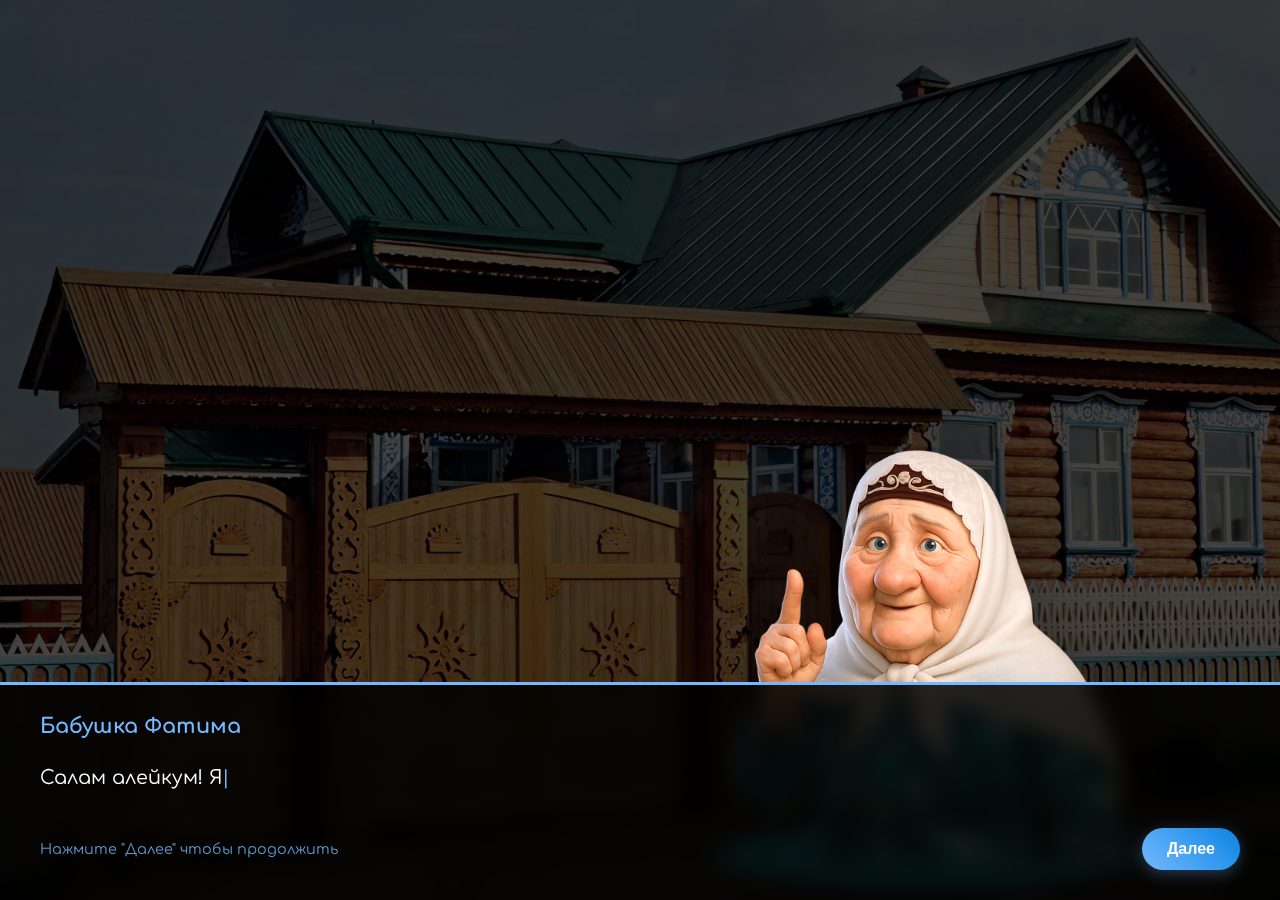
<file: index.html>
<!DOCTYPE html>
<html lang="ru">
<head>
    <meta charset="UTF-8">
    <meta name="viewport" content="width=device-width, initial-scale=1.0">
    <title>Татарский мастер-класс</title>
    <link rel="stylesheet" href="styles/main.css">
</head>
<body>
    <div class="vn-container" style="background-image: url('images/home.png');">
        <div class="vn-character speaking">
            <img src="images/grandmother.png" alt="Бабушка Фатима" id="grandmother-img">
        </div>
        
        <div class="vn-dialog-box" id="vn-dialog">
            <div class="vn-speaker-name" id="vn-speaker">Бабушка Фатима</div>
            <div class="vn-dialog-text" id="vn-text">
                <!-- Текст будет добавлен через JavaScript -->
            </div>
            <div class="vn-controls">
                <div class="vn-continue-hint">Нажмите "Далее" чтобы продолжить</div>
                <button class="vn-next-button" onclick="nextVNDialog()" id="vn-next-btn">Далее</button>
            </div>
        </div>
    </div>
    
    <script src="scripts/main.js"></script>
</body>
</html>
</file>
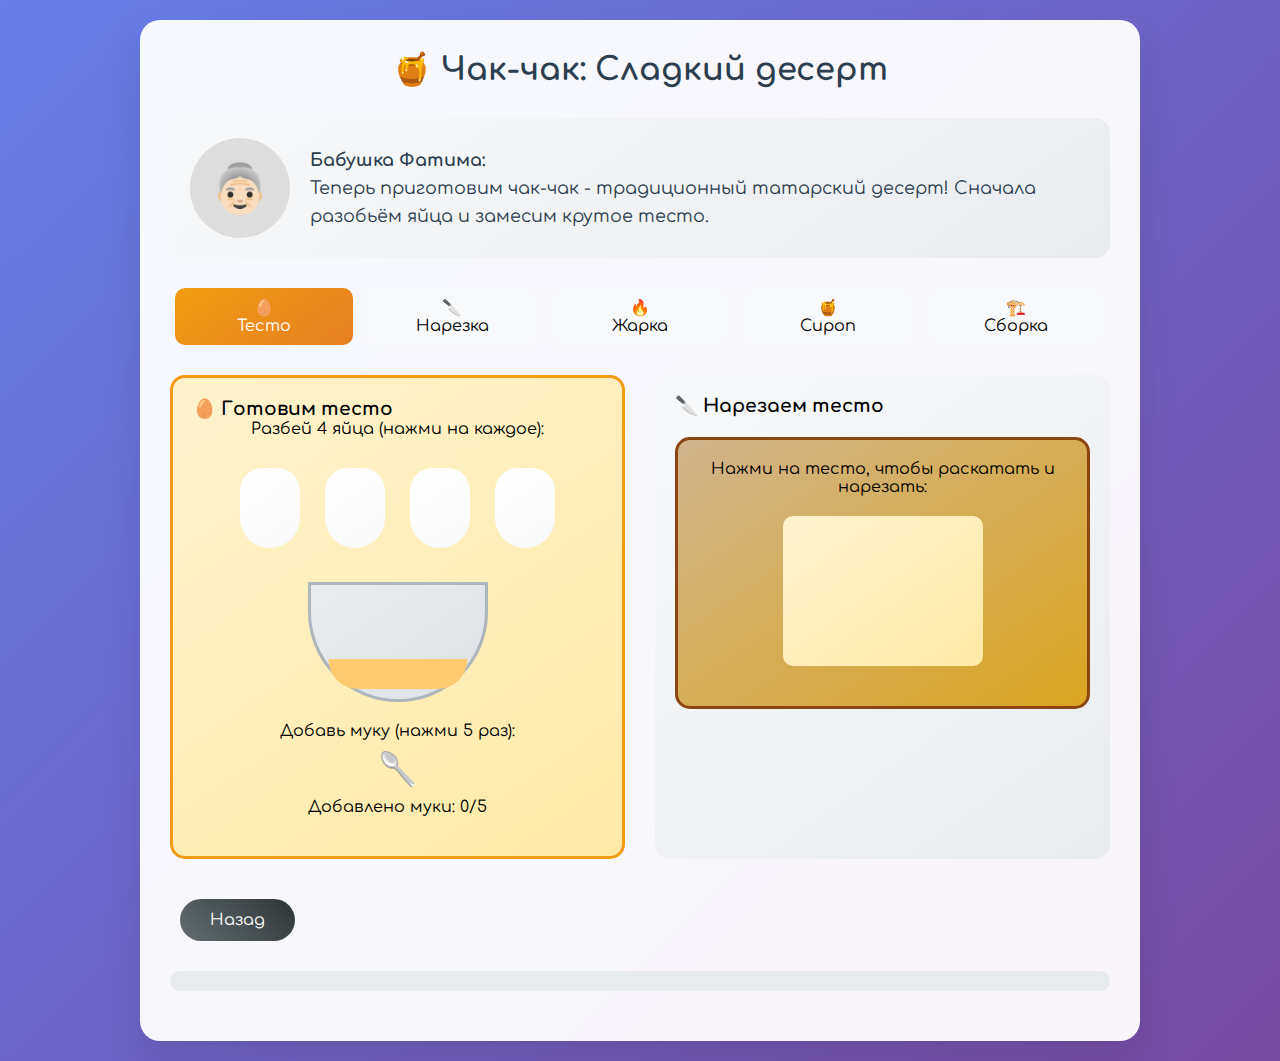
<file: pages/chak-chak-prep.html>
<!DOCTYPE html>
<html lang="ru">
<head>
    <meta charset="UTF-8">
    <meta name="viewport" content="width=device-width, initial-scale=1.0">
    <title>Чак-чак: Приготовление - Татарский мастер-класс</title>
    <link rel="stylesheet" href="../styles/main.css">
    <style>
        .chak-chak-stages {
            display: grid;
            grid-template-columns: 1fr 1fr;
            gap: 30px;
            margin: 30px 0;
        }

        .stage-panel {
            background: linear-gradient(145deg, #f8f9fa, #e9ecef);
            border-radius: 15px;
            padding: 20px;
            min-height: 400px;
        }

        .stage-panel.active {
            border: 3px solid #f39c12;
            background: linear-gradient(145deg, #fff3cd, #ffeaa7);
        }

        .dough-preparation {
            text-align: center;
        }

        .egg-cracking {
            margin: 20px 0;
        }

        .egg {
            width: 60px;
            height: 80px;
            background: linear-gradient(145deg, #fff, #f8f9fa);
            border-radius: 30px 30px 40px 40px;
            margin: 10px;
            cursor: pointer;
            transition: all 0.3s ease;
            display: inline-block;
            position: relative;
        }

        .egg:hover {
            transform: scale(1.1);
        }

        .egg.cracked {
            background: linear-gradient(145deg, #fdcb6e, #f39c12);
            cursor: not-allowed;
        }

        .egg.cracked::after {
            content: '🥚';
            position: absolute;
            top: 50%;
            left: 50%;
            transform: translate(-50%, -50%);
            font-size: 1.5rem;
        }

        .mixing-bowl-chak {
            width: 180px;
            height: 120px;
            background: linear-gradient(145deg, #e9ecef, #dee2e6);
            border-radius: 0 0 90px 90px;
            margin: 20px auto;
            position: relative;
            border: 3px solid #adb5bd;
        }

        .bowl-mixture {
            position: absolute;
            bottom: 10px;
            left: 50%;
            transform: translateX(-50%);
            width: 80%;
            height: 30px;
            background: #fdcb6e;
            border-radius: 0 0 70px 70px;
            transition: all 0.5s ease;
        }

        .flour-adding {
            margin: 20px 0;
        }

        .flour-scoop {
            font-size: 2rem;
            cursor: pointer;
            transition: all 0.3s ease;
            margin: 10px;
        }

        .flour-scoop:hover {
            transform: scale(1.2);
        }

        .flour-scoop.scooping {
            animation: scooping 0.5s ease-in-out;
        }

        @keyframes scooping {
            0%, 100% { transform: rotate(0deg); }
            50% { transform: rotate(-15deg); }
        }

        .dough-rolling {
            background: linear-gradient(145deg, #d2b48c, #daa520);
            border-radius: 15px;
            padding: 20px;
            margin: 20px 0;
            text-align: center;
            border: 3px solid #8b4513;
        }

        .dough-sheet {
            width: 200px;
            height: 150px;
            background: linear-gradient(145deg, #fff3cd, #ffeaa7);
            border-radius: 10px;
            margin: 20px auto;
            position: relative;
            cursor: pointer;
            transition: all 0.3s ease;
        }

        .dough-sheet:hover {
            transform: scale(1.05);
        }

        .cutting-lines {
            position: absolute;
            top: 0;
            left: 0;
            right: 0;
            bottom: 0;
            display: none;
        }

        .cutting-lines.visible {
            display: block;
        }

        .cutting-line {
            position: absolute;
            background: #e17055;
            opacity: 0;
            animation: lineAppear 0.5s ease-out forwards;
        }

        .cutting-line.vertical {
            width: 2px;
            height: 100%;
            top: 0;
        }

        .cutting-line.horizontal {
            height: 2px;
            width: 100%;
            left: 0;
        }

        @keyframes lineAppear {
            from { opacity: 0; transform: scale(0); }
            to { opacity: 1; transform: scale(1); }
        }

        .dough-pieces {
            display: grid;
            grid-template-columns: repeat(6, 1fr);
            gap: 5px;
            margin: 20px 0;
            display: none;
        }

        .dough-pieces.visible {
            display: grid;
            animation: piecesAppear 1s ease-out;
        }

        @keyframes piecesAppear {
            from { opacity: 0; transform: scale(0); }
            to { opacity: 1; transform: scale(1); }
        }

        .dough-piece {
            width: 25px;
            height: 15px;
            background: linear-gradient(145deg, #fff3cd, #ffeaa7);
            border-radius: 3px;
            cursor: pointer;
            transition: all 0.3s ease;
        }

        .dough-piece:hover {
            transform: scale(1.2);
        }

        .dough-piece.fried {
            background: linear-gradient(145deg, #d63031, #e17055);
            cursor: not-allowed;
        }

        .frying-station {
            text-align: center;
        }

        .oil-pot {
            width: 200px;
            height: 150px;
            background: linear-gradient(145deg, #2d3436, #636e72);
            border-radius: 20px;
            margin: 20px auto;
            position: relative;
            border: 5px solid #ddd;
        }

        .oil-surface {
            position: absolute;
            top: 30px;
            left: 20px;
            right: 20px;
            height: 80px;
            background: linear-gradient(145deg, #f39c12, #e67e22);
            border-radius: 10px;
            overflow: hidden;
        }

        .oil-surface.bubbling {
            animation: bubbling 1s ease-in-out infinite;
        }

        @keyframes bubbling {
            0%, 100% { background: linear-gradient(145deg, #f39c12, #e67e22); }
            50% { background: linear-gradient(145deg, #e67e22, #d35400); }
        }

        .frying-pieces {
            position: absolute;
            top: 50%;
            left: 50%;
            transform: translate(-50%, -50%);
            display: flex;
            flex-wrap: wrap;
            gap: 3px;
            justify-content: center;
            align-items: center;
        }

        .frying-piece {
            width: 12px;
            height: 8px;
            background: #fdcb6e;
            border-radius: 2px;
            animation: frying 2s ease-in-out infinite;
        }

        .frying-piece:nth-child(2) { animation-delay: 0.2s; }
        .frying-piece:nth-child(3) { animation-delay: 0.4s; }
        .frying-piece:nth-child(4) { animation-delay: 0.6s; }

        @keyframes frying {
            0%, 100% { transform: translateY(0) scale(1); background: #fdcb6e; }
            50% { transform: translateY(-5px) scale(1.1); background: #e17055; }
        }

        .honey-station {
            background: linear-gradient(145deg, #fff3cd, #ffeaa7);
            border-radius: 15px;
            padding: 20px;
            margin: 20px 0;
            text-align: center;
        }

        .honey-pot {
            width: 100px;
            height: 120px;
            background: linear-gradient(145deg, #f39c12, #e67e22);
            border-radius: 10px 10px 50px 50px;
            margin: 20px auto;
            position: relative;
            cursor: pointer;
            transition: all 0.3s ease;
        }

        .honey-pot:hover {
            transform: scale(1.05);
        }

        .honey-pot::before {
            content: '🍯';
            position: absolute;
            top: 10px;
            left: 50%;
            transform: translateX(-50%);
            font-size: 2rem;
        }

        .honey-drip {
            position: absolute;
            bottom: -20px;
            left: 50%;
            transform: translateX(-50%);
            width: 4px;
            height: 20px;
            background: #f39c12;
            border-radius: 0 0 2px 2px;
            display: none;
            animation: dripping 2s ease-in-out infinite;
        }

        .honey-drip.visible {
            display: block;
        }

        @keyframes dripping {
            0% { height: 0; }
            50% { height: 30px; }
            100% { height: 0; }
        }

        .sugar-pot {
            width: 80px;
            height: 80px;
            background: linear-gradient(145deg, #fff, #f8f9fa);
            border-radius: 10px;
            margin: 20px auto;
            position: relative;
            cursor: pointer;
            transition: all 0.3s ease;
            border: 2px solid #ddd;
        }

        .sugar-pot:hover {
            transform: scale(1.05);
        }

        .sugar-pot::before {
            content: '🍬';
            position: absolute;
            top: 50%;
            left: 50%;
            transform: translate(-50%, -50%);
            font-size: 1.5rem;
        }

        .syrup-making {
            background: linear-gradient(145deg, #fd79a8, #e84393);
            color: white;
            padding: 20px;
            border-radius: 15px;
            margin: 20px 0;
            text-align: center;
        }

        .syrup-pot {
            width: 120px;
            height: 80px;
            background: linear-gradient(145deg, #2d3436, #636e72);
            border-radius: 10px;
            margin: 20px auto;
            position: relative;
            border: 3px solid #ddd;
        }

        .syrup-content {
            position: absolute;
            bottom: 10px;
            left: 50%;
            transform: translateX(-50%);
            width: 80%;
            height: 40px;
            background: linear-gradient(145deg, #f39c12, #e67e22);
            border-radius: 0 0 40px 40px;
        }

        .syrup-content.boiling {
            animation: syrupBoiling 1s ease-in-out infinite;
        }

        @keyframes syrupBoiling {
            0%, 100% { background: linear-gradient(145deg, #f39c12, #e67e22); }
            50% { background: linear-gradient(145deg, #e67e22, #d35400); }
        }

        .final-assembly {
            background: linear-gradient(145deg, #d4edda, #c3e6cb);
            border-radius: 15px;
            padding: 20px;
            margin: 20px 0;
            text-align: center;
        }

        .chak-chak-mold {
            width: 200px;
            height: 150px;
            background: linear-gradient(145deg, #e9ecef, #dee2e6);
            border-radius: 15px;
            margin: 20px auto;
            position: relative;
            border: 3px solid #adb5bd;
            cursor: pointer;
            transition: all 0.3s ease;
        }

        .chak-chak-mold:hover {
            transform: scale(1.05);
        }

        .chak-chak-pile {
            position: absolute;
            top: 50%;
            left: 50%;
            transform: translate(-50%, -50%);
            width: 80%;
            height: 60%;
            background: linear-gradient(145deg, #d63031, #e17055);
            border-radius: 10px;
            display: none;
        }

        .chak-chak-pile.visible {
            display: block;
            animation: pileGrow 2s ease-out;
        }

        @keyframes pileGrow {
            from { transform: translate(-50%, -50%) scale(0); }
            to { transform: translate(-50%, -50%) scale(1); }
        }

        .step-indicator {
            display: flex;
            justify-content: space-around;
            margin: 20px 0;
        }

        .indicator-step {
            text-align: center;
            padding: 10px;
            border-radius: 10px;
            background: #f8f9fa;
            transition: all 0.3s ease;
            flex: 1;
            margin: 0 5px;
        }

        .indicator-step.completed {
            background: linear-gradient(145deg, #00b894, #00cec9);
            color: white;
        }

        .indicator-step.active {
            background: linear-gradient(145deg, #f39c12, #e67e22);
            color: white;
        }

        @media (max-width: 768px) {
            .chak-chak-stages {
                grid-template-columns: 1fr;
            }
        }
    </style>
</head>
<body>
    <div class="game-container">
        <div class="game-screen">
            <h1 class="screen-title">🍯 Чак-чак: Сладкий десерт</h1>
            
            <div class="character-dialog">
                <div class="character-avatar">👵🏻</div>
                <div class="dialog-text">
                    <p><strong>Бабушка Фатима:</strong></p>
                    <p id="dialog-text">Теперь приготовим чак-чак - традиционный татарский десерт! Сначала разобьём яйца и замесим крутое тесто.</p>
                </div>
            </div>

            <div class="step-indicator">
                <div class="indicator-step active" id="step-dough">
                    <div>🥚</div>
                    <div>Тесто</div>
                </div>
                <div class="indicator-step" id="step-cutting">
                    <div>🔪</div>
                    <div>Нарезка</div>
                </div>
                <div class="indicator-step" id="step-frying">
                    <div>🔥</div>
                    <div>Жарка</div>
                </div>
                <div class="indicator-step" id="step-syrup">
                    <div>🍯</div>
                    <div>Сироп</div>
                </div>
                <div class="indicator-step" id="step-assembly">
                    <div>🏗️</div>
                    <div>Сборка</div>
                </div>
            </div>

            <div class="chak-chak-stages">
                <div class="stage-panel active" id="dough-stage">
                    <h3>🥚 Готовим тесто</h3>
                    <div class="dough-preparation">
                        <p>Разбей 4 яйца (нажми на каждое):</p>
                        <div class="egg-cracking">
                            <div class="egg" onclick="crackEgg(1)"></div>
                            <div class="egg" onclick="crackEgg(2)"></div>
                            <div class="egg" onclick="crackEgg(3)"></div>
                            <div class="egg" onclick="crackEgg(4)"></div>
                        </div>
                        
                        <div class="mixing-bowl-chak">
                            <div class="bowl-mixture" id="bowl-mixture"></div>
                        </div>
                        
                        <div class="flour-adding">
                            <p>Добавь муку (нажми 5 раз):</p>
                            <div class="flour-scoop" onclick="addFlour()">🥄</div>
                            <div id="flour-count">Добавлено муки: 0/5</div>
                        </div>
                    </div>
                </div>

                <div class="stage-panel" id="cutting-stage">
                    <h3>🔪 Нарезаем тесто</h3>
                    <div class="dough-rolling">
                        <p>Нажми на тесто, чтобы раскатать и нарезать:</p>
                        <div class="dough-sheet" id="dough-sheet" onclick="rollAndCut()">
                            <div class="cutting-lines" id="cutting-lines">
                                <div class="cutting-line vertical" style="left: 33%;"></div>
                                <div class="cutting-line vertical" style="left: 66%;"></div>
                                <div class="cutting-line horizontal" style="top: 25%;"></div>
                                <div class="cutting-line horizontal" style="top: 50%;"></div>
                                <div class="cutting-line horizontal" style="top: 75%;"></div>
                            </div>
                        </div>
                        
                        <div class="dough-pieces" id="dough-pieces">
                            <!-- Кусочки теста будут добавлены через JavaScript -->
                        </div>
                    </div>
                </div>
            </div>

            <div class="stage-panel" id="frying-stage" style="display: none;">
                <h3>🔥 Жарим в масле</h3>
                <div class="frying-station">
                    <p>Нажми на кастрюлю, чтобы пожарить кусочки:</p>
                    <div class="oil-pot" onclick="startFrying()">
                        <div class="oil-surface" id="oil-surface">
                            <div class="frying-pieces" id="frying-pieces">
                                <div class="frying-piece"></div>
                                <div class="frying-piece"></div>
                                <div class="frying-piece"></div>
                                <div class="frying-piece"></div>
                            </div>
                        </div>
                    </div>
                    <div id="frying-instruction">Кусочки жарятся...</div>
                </div>
            </div>

            <div class="honey-station" id="honey-stage" style="display: none;">
                <h3>🍯 Готовим медовый сироп</h3>
                <div style="display: flex; justify-content: space-around; align-items: center;">
                    <div>
                        <p>Мёд</p>
                        <div class="honey-pot" onclick="addHoney()">
                            <div class="honey-drip" id="honey-drip"></div>
                        </div>
                    </div>
                    <div style="font-size: 2rem;">+</div>
                    <div>
                        <p>Сахар</p>
                        <div class="sugar-pot" onclick="addSugar()"></div>
                    </div>
                </div>
                
                <div class="syrup-making" id="syrup-making" style="display: none;">
                    <h4>Варим сироп</h4>
                    <div class="syrup-pot">
                        <div class="syrup-content" id="syrup-content"></div>
                    </div>
                    <div id="syrup-instruction">Сироп варится...</div>
                </div>
            </div>

            <div class="final-assembly" id="assembly-stage" style="display: none;">
                <h3>🏗️ Собираем чак-чак</h3>
                <p>Нажми на форму, чтобы собрать чак-чак:</p>
                <div class="chak-chak-mold" onclick="assembleChakChak()">
                    <div class="chak-chak-pile" id="chak-chak-pile"></div>
                </div>
                <div id="assembly-instruction">Смешай жареные кусочки с сиропом</div>
            </div>

            <div class="dialog-controls">
                <button class="back-button" onclick="goBack()">Назад</button>
                <button class="next-button" id="next-button" onclick="goToNext('../pages/tatar-tea-prep.html')" style="display: none;">Заварить чай</button>
            </div>

            <div class="progress-bar">
                <div class="progress-fill" style="width: 75%;"></div>
            </div>
        </div>
    </div>
    
    <script src="../scripts/main.js"></script>
    <script>
        let currentStage = 'dough';
        let crackedEggs = 0;
        let flourAdded = 0;
        let isCut = false;
        let isFried = false;
        let honeyAdded = false;
        let sugarAdded = false;
        let syrupReady = false;
        
        function crackEgg(eggNumber) {
            const egg = event.target;
            if (egg.classList.contains('cracked')) return;
            
            egg.classList.add('cracked');
            crackedEggs++;
            
            // Обновляем содержимое миски
            updateBowlMixture();
            
            if (crackedEggs === 4) {
                document.getElementById('dialog-text').textContent = 
                    'Все яйца разбиты! Теперь добавь муку для крутого теста.';
            }
            
            playSound('crack');
        }
        
        function updateBowlMixture() {
            const bowlMixture = document.getElementById('bowl-mixture');
            const height = Math.min(crackedEggs * 8 + flourAdded * 5, 60);
            bowlMixture.style.height = height + 'px';
            
            if (flourAdded > 0) {
                bowlMixture.style.background = '#fff3cd';
            }
        }
        
        function addFlour() {
            if (crackedEggs < 4) {
                showMessage('Сначала разбей все яйца!');
                return;
            }
            
            flourAdded++;
            
            const flourScoop = document.querySelector('.flour-scoop');
            flourScoop.classList.add('scooping');
            setTimeout(() => flourScoop.classList.remove('scooping'), 500);
            
            document.getElementById('flour-count').textContent = 
                `Добавлено муки: ${flourAdded}/5`;
            
            updateBowlMixture();
            
            if (flourAdded >= 5) {
                setTimeout(() => {
                    completeDoughStage();
                }, 1000);
            }
            
            playSound('scoop');
        }
        
        function completeDoughStage() {
            document.getElementById('step-dough').classList.remove('active');
            document.getElementById('step-dough').classList.add('completed');
            document.getElementById('step-cutting').classList.add('active');
            
            document.getElementById('dough-stage').classList.remove('active');
            document.getElementById('cutting-stage').classList.add('active');
            
            document.getElementById('dialog-text').textContent = 
                'Тесто готово! Теперь раскатай и нарежь его на кусочки.';
            
            currentStage = 'cutting';
            showSuccessMessage('Тесто готово!');
        }
        
        function rollAndCut() {
            if (currentStage !== 'cutting' || isCut) return;
            
            const cuttingLines = document.getElementById('cutting-lines');
            cuttingLines.classList.add('visible');
            
            setTimeout(() => {
                createDoughPieces();
                isCut = true;
                
                setTimeout(() => {
                    completeCuttingStage();
                }, 1000);
            }, 1500);
            
            playSound('cut');
        }
        
        function createDoughPieces() {
            const doughPieces = document.getElementById('dough-pieces');
            doughPieces.innerHTML = '';
            
            for (let i = 0; i < 24; i++) {
                const piece = document.createElement('div');
                piece.className = 'dough-piece';
                piece.onclick = () => selectPieceForFrying(piece);
                doughPieces.appendChild(piece);
            }
            
            doughPieces.classList.add('visible');
        }
        
        function selectPieceForFrying(piece) {
            if (currentStage !== 'frying') return;
            
            piece.classList.add('fried');
            
            // Проверяем, все ли кусочки пожарены
            const allPieces = document.querySelectorAll('.dough-piece');
            const friedPieces = document.querySelectorAll('.dough-piece.fried');
            
            if (friedPieces.length === allPieces.length) {
                setTimeout(() => {
                    completeFryingStage();
                }, 1000);
            }
        }
        
        function completeCuttingStage() {
            document.getElementById('step-cutting').classList.remove('active');
            document.getElementById('step-cutting').classList.add('completed');
            document.getElementById('step-frying').classList.add('active');
            
            document.getElementById('cutting-stage').classList.remove('active');
            document.getElementById('frying-stage').style.display = 'block';
            
            document.getElementById('dialog-text').textContent = 
                'Кусочки нарезаны! Теперь пожарь их в масле.';
            
            currentStage = 'frying';
            showSuccessMessage('Тесто нарезано!');
        }
        
        function startFrying() {
            if (currentStage !== 'frying' || isFried) return;
            
            const oilSurface = document.getElementById('oil-surface');
            oilSurface.classList.add('bubbling');
            
            document.getElementById('frying-instruction').textContent = 
                'Нажимай на кусочки теста, чтобы пожарить их!';
            
            isFried = true;
            playSound('fry');
        }
        
        function completeFryingStage() {
            document.getElementById('step-frying').classList.remove('active');
            document.getElementById('step-frying').classList.add('completed');
            document.getElementById('step-syrup').classList.add('active');
            
            document.getElementById('frying-stage').style.display = 'none';
            document.getElementById('honey-stage').style.display = 'block';
            
            document.getElementById('dialog-text').textContent = 
                'Все кусочки пожарены! Теперь приготовим медовый сироп.';
            
            currentStage = 'syrup';
            showSuccessMessage('Кусочки пожарены!');
        }
        
        function addHoney() {
            if (honeyAdded) return;
            
            honeyAdded = true;
            const honeyDrip = document.getElementById('honey-drip');
            honeyDrip.classList.add('visible');
            
            checkSyrupIngredients();
            playSound('pour');
        }
        
        function addSugar() {
            if (sugarAdded) return;
            
            sugarAdded = true;
            event.target.style.background = 'linear-gradient(145deg, #fdcb6e, #f39c12)';
            
            checkSyrupIngredients();
            playSound('pour');
        }
        
        function checkSyrupIngredients() {
            if (honeyAdded && sugarAdded) {
                document.getElementById('syrup-making').style.display = 'block';
                
                const syrupContent = document.getElementById('syrup-content');
                syrupContent.classList.add('boiling');
                
                setTimeout(() => {
                    completeSyrupStage();
                }, 3000);
            }
        }
        
        function completeSyrupStage() {
            document.getElementById('step-syrup').classList.remove('active');
            document.getElementById('step-syrup').classList.add('completed');
            document.getElementById('step-assembly').classList.add('active');
            
            document.getElementById('honey-stage').style.display = 'none';
            document.getElementById('assembly-stage').style.display = 'block';
            
            document.getElementById('dialog-text').textContent = 
                'Сироп готов! Теперь собери чак-чак.';
            
            currentStage = 'assembly';
            syrupReady = true;
            showSuccessMessage('Медовый сироп готов!');
        }
        
        function assembleChakChak() {
            if (currentStage !== 'assembly' || !syrupReady) return;
            
            const chakChakPile = document.getElementById('chak-chak-pile');
            chakChakPile.classList.add('visible');
            
            document.getElementById('assembly-instruction').textContent = 
                'Чак-чак готов!';
            
            setTimeout(() => {
                completeChakChakStage();
            }, 2000);
            
            playSound('assemble');
        }
        
        function completeChakChakStage() {
            document.getElementById('step-assembly').classList.remove('active');
            document.getElementById('step-assembly').classList.add('completed');
            
            document.getElementById('next-button').style.display = 'block';
            document.getElementById('dialog-text').textContent = 
                'Замечательно! Чак-чак готов. Теперь заварим традиционный татарский чай!';
        }
        
        function goBack() {
            window.location.href = '../pages/kystybyi-prep.html';
        }
        
        function goToNext(nextPage) {
            window.location.href = nextPage;
        }
    </script>
</body>
</html>
</file>
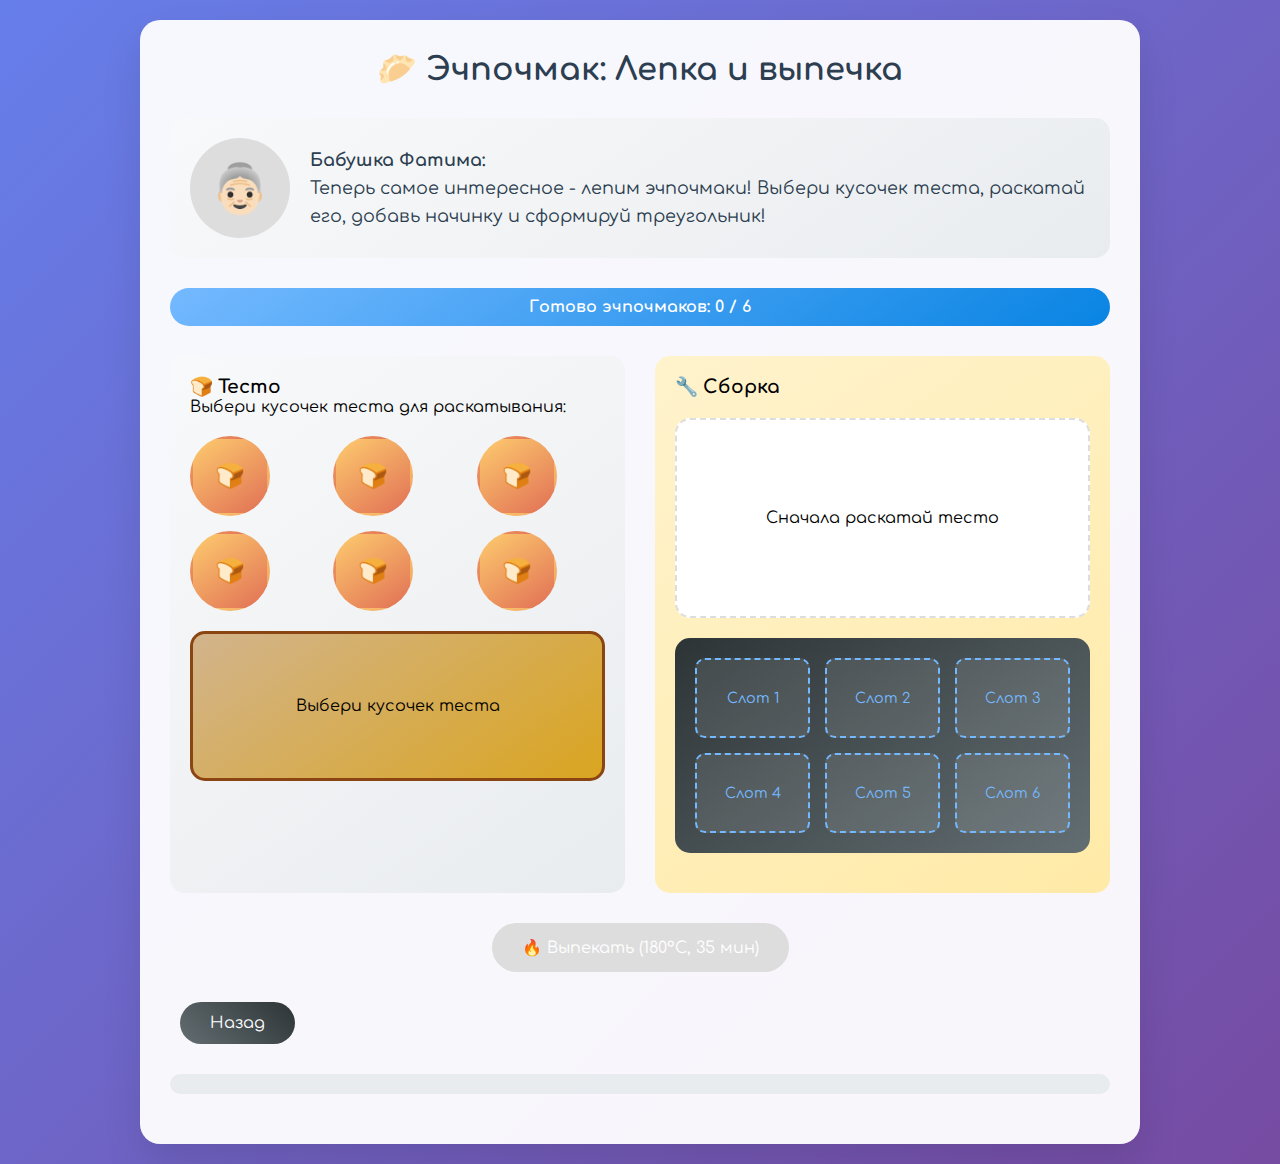
<file: pages/echpochmak-assembly.html>
<!DOCTYPE html>
<html lang="ru">
<head>
    <meta charset="UTF-8">
    <meta name="viewport" content="width=device-width, initial-scale=1.0">
    <title>Эчпочмак: Лепка и выпечка - Татарский мастер-класс</title>
    <link rel="stylesheet" href="../styles/main.css">
    <style>
        .assembly-area {
            display: grid;
            grid-template-columns: 1fr 1fr;
            gap: 30px;
            margin: 30px 0;
        }

        .dough-station {
            background: linear-gradient(145deg, #f8f9fa, #e9ecef);
            border-radius: 15px;
            padding: 20px;
        }

        .assembly-station {
            background: linear-gradient(145deg, #fff3cd, #ffeaa7);
            border-radius: 15px;
            padding: 20px;
        }

        .dough-pieces {
            display: grid;
            grid-template-columns: repeat(3, 1fr);
            gap: 15px;
            margin: 20px 0;
        }

        .dough-piece {
            width: 80px;
            height: 80px;
            background: linear-gradient(145deg, #fdcb6e, #e17055);
            border-radius: 50%;
            display: flex;
            align-items: center;
            justify-content: center;
            cursor: pointer;
            transition: all 0.3s ease;
            font-size: 1.5rem;
            border: 3px solid transparent;
        }

        .dough-piece:hover {
            transform: scale(1.1);
            border-color: #74b9ff;
        }

        .dough-piece.selected {
            border-color: #0984e3;
            background: linear-gradient(145deg, #74b9ff, #0984e3);
        }

        .dough-piece.used {
            background: #ddd;
            cursor: not-allowed;
            opacity: 0.5;
        }

        .rolling-area {
            background: linear-gradient(145deg, #d2b48c, #daa520);
            border-radius: 15px;
            padding: 20px;
            margin: 20px 0;
            text-align: center;
            min-height: 150px;
            display: flex;
            flex-direction: column;
            align-items: center;
            justify-content: center;
            border: 3px solid #8b4513;
        }

        .rolling-pin {
            font-size: 3rem;
            cursor: pointer;
            transition: all 0.3s ease;
            margin: 10px 0;
        }

        .rolling-pin:hover {
            transform: scale(1.1);
        }

        .rolling-pin.rolling {
            animation: roll 1s ease-in-out;
        }

        @keyframes roll {
            0%, 100% { transform: rotate(0deg); }
            50% { transform: rotate(180deg); }
        }

        .dough-circle {
            width: 120px;
            height: 120px;
            background: linear-gradient(145deg, #fff3cd, #ffeaa7);
            border-radius: 50%;
            margin: 10px auto;
            display: none;
            position: relative;
            border: 2px solid #e17055;
        }

        .dough-circle.visible {
            display: block;
            animation: appear 0.5s ease-out;
        }

        @keyframes appear {
            from { opacity: 0; transform: scale(0); }
            to { opacity: 1; transform: scale(1); }
        }

        .assembly-workspace {
            background: white;
            border-radius: 15px;
            padding: 20px;
            margin: 20px 0;
            min-height: 200px;
            border: 2px dashed #ddd;
            display: flex;
            flex-direction: column;
            align-items: center;
            justify-content: center;
            position: relative;
        }

        .assembly-workspace.active {
            border-color: #74b9ff;
            background: rgba(116, 185, 255, 0.05);
        }

        .echpochmak-shape {
            width: 150px;
            height: 130px;
            background: linear-gradient(145deg, #fff3cd, #ffeaa7);
            clip-path: polygon(50% 0%, 0% 100%, 100% 100%);
            margin: 20px auto;
            display: none;
            position: relative;
            cursor: pointer;
            transition: all 0.3s ease;
        }

        .echpochmak-shape.visible {
            display: block;
            animation: shapeForm 1s ease-out;
        }

        .echpochmak-shape:hover {
            transform: scale(1.05);
        }

        @keyframes shapeForm {
            0% { clip-path: polygon(50% 50%, 50% 50%, 50% 50%); }
            100% { clip-path: polygon(50% 0%, 0% 100%, 100% 100%); }
        }

        .filling-portion {
            width: 60px;
            height: 60px;
            background: linear-gradient(145deg, #8b4513, #654321);
            border-radius: 50%;
            position: absolute;
            top: 50%;
            left: 50%;
            transform: translate(-50%, -50%);
            display: none;
        }

        .filling-portion.visible {
            display: block;
            animation: fillAppear 0.5s ease-out;
        }

        @keyframes fillAppear {
            from { opacity: 0; transform: translate(-50%, -50%) scale(0); }
            to { opacity: 1; transform: translate(-50%, -50%) scale(1); }
        }

        .baking-tray {
            background: linear-gradient(145deg, #2d3436, #636e72);
            border-radius: 15px;
            padding: 20px;
            margin: 20px 0;
            display: grid;
            grid-template-columns: repeat(3, 1fr);
            gap: 15px;
            min-height: 200px;
        }

        .tray-slot {
            background: rgba(255, 255, 255, 0.1);
            border-radius: 10px;
            border: 2px dashed #74b9ff;
            display: flex;
            align-items: center;
            justify-content: center;
            transition: all 0.3s ease;
            min-height: 80px;
        }

        .tray-slot.filled {
            border-color: #00b894;
            background: rgba(0, 184, 148, 0.1);
        }

        .baked-echpochmak {
            width: 60px;
            height: 52px;
            background: linear-gradient(145deg, #d63031, #e17055);
            clip-path: polygon(50% 0%, 0% 100%, 100% 100%);
            cursor: pointer;
            transition: all 0.3s ease;
        }

        .baked-echpochmak:hover {
            transform: scale(1.1);
        }

        .oven-controls {
            display: flex;
            justify-content: center;
            gap: 20px;
            margin: 20px 0;
        }

        .oven-button {
            background: linear-gradient(45deg, #e17055, #d63031);
            color: white;
            border: none;
            padding: 15px 30px;
            border-radius: 25px;
            cursor: pointer;
            font-size: 1rem;
            transition: all 0.3s ease;
            font-family: 'Comfortaa', cursive;
        }

        .oven-button:hover {
            transform: translateY(-2px);
            box-shadow: 0 5px 15px rgba(225, 112, 85, 0.4);
        }

        .oven-button:disabled {
            background: #ddd;
            cursor: not-allowed;
            transform: none;
            box-shadow: none;
        }

        .baking-timer {
            background: linear-gradient(145deg, #fd79a8, #e84393);
            color: white;
            padding: 15px;
            border-radius: 15px;
            text-align: center;
            margin: 20px 0;
            display: none;
        }

        .baking-timer.active {
            display: block;
            animation: pulse 2s ease-in-out infinite;
        }

        .step-counter {
            background: linear-gradient(145deg, #74b9ff, #0984e3);
            color: white;
            padding: 10px 20px;
            border-radius: 25px;
            text-align: center;
            margin: 20px 0;
            font-weight: bold;
        }

        @media (max-width: 768px) {
            .assembly-area {
                grid-template-columns: 1fr;
            }
            
            .dough-pieces {
                grid-template-columns: repeat(2, 1fr);
            }
        }
    </style>
</head>
<body>
    <div class="game-container">
        <div class="game-screen">
            <h1 class="screen-title">🥟 Эчпочмак: Лепка и выпечка</h1>
            
            <div class="character-dialog">
                <div class="character-avatar">👵🏻</div>
                <div class="dialog-text">
                    <p><strong>Бабушка Фатима:</strong></p>
                    <p id="dialog-text">Теперь самое интересное - лепим эчпочмаки! Выбери кусочек теста, раскатай его, добавь начинку и сформируй треугольник!</p>
                </div>
            </div>

            <div class="step-counter" id="step-counter">
                Готово эчпочмаков: <span id="completed-count">0</span> / 6
            </div>

            <div class="assembly-area">
                <div class="dough-station">
                    <h3>🍞 Тесто</h3>
                    <p>Выбери кусочек теста для раскатывания:</p>
                    <div class="dough-pieces" id="dough-pieces">
                        <!-- Кусочки теста будут добавлены через JavaScript -->
                    </div>

                    <div class="rolling-area">
                        <div id="rolling-instruction">Выбери кусочек теста</div>
                        <div class="rolling-pin" id="rolling-pin" onclick="rollDough()" style="display: none;">🥖</div>
                        <div class="dough-circle" id="dough-circle"></div>
                    </div>
                </div>

                <div class="assembly-station">
                    <h3>🔧 Сборка</h3>
                    <div class="assembly-workspace" id="assembly-workspace">
                        <div id="assembly-instruction">Сначала раскатай тесто</div>
                        <div class="filling-portion" id="filling-portion"></div>
                        <div class="echpochmak-shape" id="echpochmak-shape" onclick="completeEchpochmak()"></div>
                    </div>

                    <div class="baking-tray" id="baking-tray">
                        <!-- Слоты для эчпочмаков будут добавлены через JavaScript -->
                    </div>
                </div>
            </div>

            <div class="oven-controls">
                <button class="oven-button" id="bake-button" onclick="startBaking()" disabled>
                    🔥 Выпекать (180°C, 35 мин)
                </button>
            </div>

            <div class="baking-timer" id="baking-timer">
                <h3>⏰ Выпекание в духовке</h3>
                <p>Осталось времени: <span id="timer">35</span> секунд</p>
                <p>Температура: 180°C</p>
            </div>

            <div class="dialog-controls">
                <button class="back-button" onclick="goBack()">Назад</button>
                <button class="next-button" id="next-button" onclick="goToNext('../pages/kystybyi-prep.html')" style="display: none;">Готовить кыстыбый</button>
            </div>

            <div class="progress-bar">
                <div class="progress-fill" style="width: 55%;"></div>
            </div>
        </div>
    </div>
    
    <script src="../scripts/main.js"></script>
    <script>
        let selectedDoughPiece = null;
        let currentStep = 'select'; // select, roll, fill, shape
        let completedEchpochmaks = 0;
        let isRolled = false;
        let isFilled = false;
        let bakingTimer = 35;
        let bakingInterval;
        
        function initAssembly() {
            createDoughPieces();
            createBakingSlots();
        }
        
        function createDoughPieces() {
            const doughPieces = document.getElementById('dough-pieces');
            for (let i = 1; i <= 6; i++) {
                const piece = document.createElement('div');
                piece.className = 'dough-piece';
                piece.dataset.piece = i;
                piece.innerHTML = '🍞';
                piece.onclick = () => selectDoughPiece(i);
                doughPieces.appendChild(piece);
            }
        }
        
        function createBakingSlots() {
            const bakingTray = document.getElementById('baking-tray');
            for (let i = 1; i <= 6; i++) {
                const slot = document.createElement('div');
                slot.className = 'tray-slot';
                slot.dataset.slot = i;
                slot.innerHTML = `<div style="color: #74b9ff; font-size: 0.9rem;">Слот ${i}</div>`;
                bakingTray.appendChild(slot);
            }
        }
        
        function selectDoughPiece(pieceNumber) {
            if (currentStep !== 'select') return;
            
            // Убираем выделение с предыдущих кусочков
            document.querySelectorAll('.dough-piece').forEach(piece => {
                piece.classList.remove('selected');
            });
            
            // Выделяем выбранный кусочек
            const piece = document.querySelector(`[data-piece="${pieceNumber}"]`);
            if (piece.classList.contains('used')) return;
            
            piece.classList.add('selected');
            selectedDoughPiece = pieceNumber;
            
            // Показываем скалку
            document.getElementById('rolling-instruction').textContent = 'Нажми на скалку для раскатывания';
            document.getElementById('rolling-pin').style.display = 'block';
            
            currentStep = 'roll';
        }
        
        function rollDough() {
            if (currentStep !== 'roll' || !selectedDoughPiece) return;
            
            const rollingPin = document.getElementById('rolling-pin');
            const doughCircle = document.getElementById('dough-circle');
            
            // Анимация скалки
            rollingPin.classList.add('rolling');
            setTimeout(() => rollingPin.classList.remove('rolling'), 1000);
            
            // Показываем раскатанное тесто
            setTimeout(() => {
                doughCircle.classList.add('visible');
                document.getElementById('rolling-instruction').textContent = 'Тесто раскатано!';
                rollingPin.style.display = 'none';
                
                // Активируем область сборки
                setupAssemblyArea();
                isRolled = true;
                currentStep = 'fill';
            }, 1000);
            
            playSound('roll');
        }
        
        function setupAssemblyArea() {
            const assemblyWorkspace = document.getElementById('assembly-workspace');
            const assemblyInstruction = document.getElementById('assembly-instruction');
            const fillingPortion = document.getElementById('filling-portion');
            
            assemblyWorkspace.classList.add('active');
            assemblyInstruction.textContent = 'Нажми, чтобы добавить начинку';
            
            // Делаем область кликабельной для добавления начинки
            assemblyWorkspace.onclick = addFilling;
        }
        
        function addFilling() {
            if (currentStep !== 'fill') return;
            
            const fillingPortion = document.getElementById('filling-portion');
            const assemblyInstruction = document.getElementById('assembly-instruction');
            
            fillingPortion.classList.add('visible');
            assemblyInstruction.textContent = 'Нажми, чтобы сформировать треугольник';
            
            // Показываем форму эчпочмака
            setTimeout(() => {
                const echpochmakShape = document.getElementById('echpochmak-shape');
                echpochmakShape.classList.add('visible');
                isFilled = true;
                currentStep = 'shape';
            }, 500);
            
            playSound('fill');
        }
        
        function completeEchpochmak() {
            if (currentStep !== 'shape') return;
            
            completedEchpochmaks++;
            
            // Отмечаем кусочек теста как использованный
            const usedPiece = document.querySelector(`[data-piece="${selectedDoughPiece}"]`);
            usedPiece.classList.remove('selected');
            usedPiece.classList.add('used');
            usedPiece.innerHTML = '✓';
            
            // Добавляем эчпочмак в противень
            addToTray();
            
            // Обновляем счетчик
            document.getElementById('completed-count').textContent = completedEchpochmaks;
            
            // Сбрасываем состояние для следующего эчпочмака
            resetAssemblyArea();
            
            // Проверяем завершение
            if (completedEchpochmaks >= 6) {
                document.getElementById('bake-button').disabled = false;
                document.getElementById('dialog-text').textContent = 
                    'Все эчпочмаки готовы! Теперь можно отправлять их в духовку.';
            } else {
                document.getElementById('dialog-text').textContent = 
                    `Отлично! Сделай ещё ${6 - completedEchpochmaks} эчпочмак${completedEchpochmaks === 5 ? '' : 'а'}.`;
            }
            
            showSuccessMessage('Эчпочмак готов!');
            playSound('complete');
        }
        
        function addToTray() {
            const slot = document.querySelector(`[data-slot="${completedEchpochmaks}"]`);
            slot.classList.add('filled');
            slot.innerHTML = '<div class="baked-echpochmak"></div>';
        }
        
        function resetAssemblyArea() {
            const assemblyWorkspace = document.getElementById('assembly-workspace');
            const assemblyInstruction = document.getElementById('assembly-instruction');
            const fillingPortion = document.getElementById('filling-portion');
            const echpochmakShape = document.getElementById('echpochmak-shape');
            const doughCircle = document.getElementById('dough-circle');
            const rollingPin = document.getElementById('rolling-pin');
            
            // Сброс состояния
            assemblyWorkspace.classList.remove('active');
            assemblyWorkspace.onclick = null;
            assemblyInstruction.textContent = 'Выбери следующий кусочек теста';
            
            fillingPortion.classList.remove('visible');
            echpochmakShape.classList.remove('visible');
            doughCircle.classList.remove('visible');
            rollingPin.style.display = 'none';
            
            document.getElementById('rolling-instruction').textContent = 'Выбери кусочек теста';
            
            // Сброс переменных
            selectedDoughPiece = null;
            currentStep = 'select';
            isRolled = false;
            isFilled = false;
        }
        
        function startBaking() {
            document.getElementById('bake-button').disabled = true;
            const bakingTimerDiv = document.getElementById('baking-timer');
            bakingTimerDiv.classList.add('active');
            
            document.getElementById('dialog-text').textContent = 
                'Эчпочмаки выпекаются в духовке. Скоро они будут готовы!';
            
            bakingInterval = setInterval(() => {
                bakingTimer--;
                document.getElementById('timer').textContent = bakingTimer;
                
                if (bakingTimer <= 0) {
                    clearInterval(bakingInterval);
                    completeBaking();
                }
            }, 1000);
            
            playSound('oven');
        }
        
        function completeBaking() {
            const bakingTimerDiv = document.getElementById('baking-timer');
            bakingTimerDiv.innerHTML = `
                <h3>✅ Эчпочмаки готовы!</h3>
                <p>Ароматные, румяные эчпочмаки готовы к подаче!</p>
            `;
            
            // Обновляем внешний вид эчпочмаков в противне
            document.querySelectorAll('.baked-echpochmak').forEach(echpochmak => {
                echpochmak.style.background = 'linear-gradient(145deg, #d63031, #e17055)';
                echpochmak.style.boxShadow = '0 5px 15px rgba(214, 48, 49, 0.3)';
            });
            
            document.getElementById('next-button').style.display = 'block';
            document.getElementById('dialog-text').textContent = 
                'Замечательно! Эчпочмаки готовы. Теперь приготовим кыстыбый!';
            
            // Сохраняем прогресс
            if (game) {
                game.completeDish('echpochmak');
            }
            
            showSuccessMessage('Эчпочмаки готовы! Переходим к следующему блюду.');
        }
        
        function showSuccessMessage(message) {
            const successDiv = document.createElement('div');
            successDiv.className = 'success-message';
            successDiv.innerHTML = `✅ ${message}`;
            successDiv.style.cssText = `
                position: fixed;
                top: 50%;
                left: 50%;
                transform: translate(-50%, -50%);
                background: linear-gradient(45deg, #00b894, #00cec9);
                color: white;
                padding: 20px 40px;
                border-radius: 15px;
                font-size: 1.2rem;
                z-index: 1000;
                animation: fadeInUp 0.5s ease-out;
            `;
            
            document.body.appendChild(successDiv);
            
            setTimeout(() => {
                successDiv.remove();
            }, 3000);
        }
        
        function playSound(soundName) {
            console.log(`Играет звук: ${soundName}`);
        }
        
        // Инициализация при загрузке страницы
        document.addEventListener('DOMContentLoaded', initAssembly);
    </script>
</body>
</html>
</file>
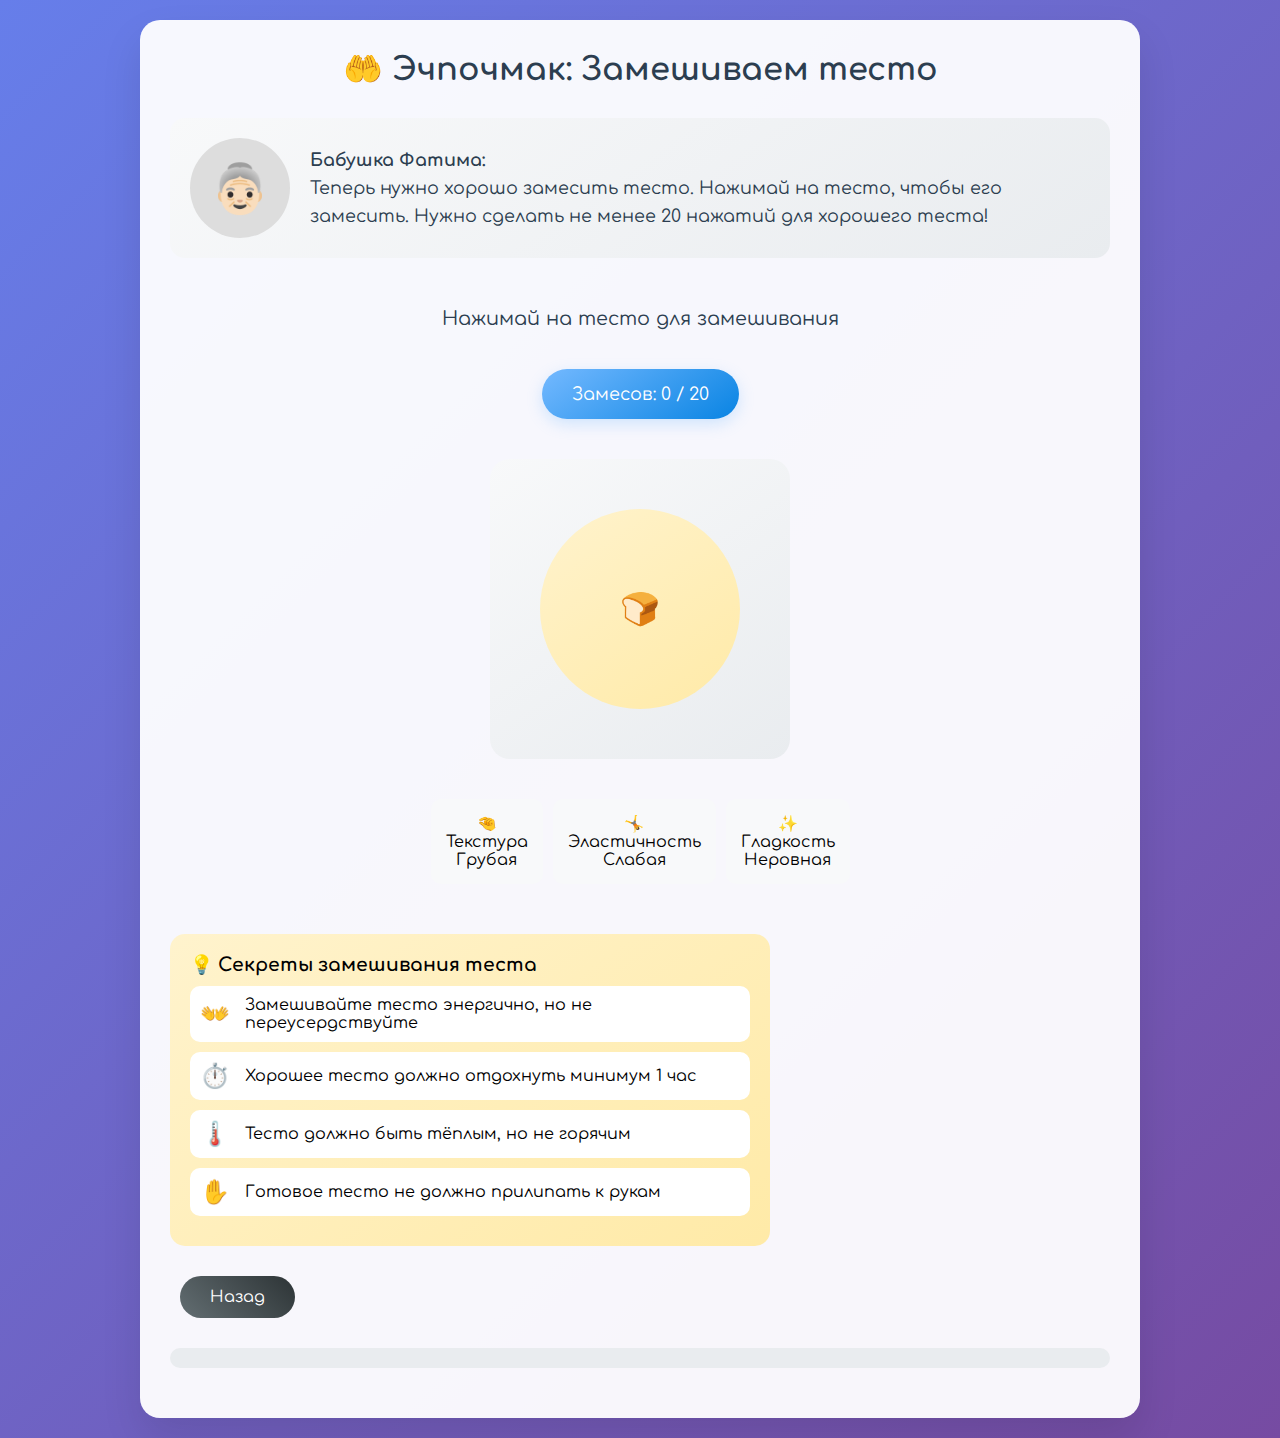
<file: pages/echpochmak-dough.html>
<!DOCTYPE html>
<html lang="ru">
<head>
    <meta charset="UTF-8">
    <meta name="viewport" content="width=device-width, initial-scale=1.0">
    <title>Эчпочмак: Замешивание теста - Татарский мастер-класс</title>
    <link rel="stylesheet" href="../styles/main.css">
    <style>
        .kneading-area {
            display: flex;
            flex-direction: column;
            align-items: center;
            margin: 30px 0;
        }

        .dough-container {
            position: relative;
            width: 300px;
            height: 300px;
            background: linear-gradient(145deg, #f8f9fa, #e9ecef);
            border-radius: 20px;
            display: flex;
            align-items: center;
            justify-content: center;
            margin: 20px 0;
            cursor: pointer;
            transition: all 0.3s ease;
        }

        .dough-container:hover {
            transform: scale(1.05);
        }

        .dough {
            width: 200px;
            height: 200px;
            background: linear-gradient(145deg, #fff3cd, #ffeaa7);
            border-radius: 50%;
            position: relative;
            transition: all 0.5s ease;
            display: flex;
            align-items: center;
            justify-content: center;
            font-size: 2rem;
        }

        .dough.kneading {
            animation: kneadingAnimation 1s ease-in-out;
            background: linear-gradient(145deg, #ffeaa7, #fdcb6e);
        }

        .dough.ready {
            background: linear-gradient(145deg, #fdcb6e, #e17055);
            box-shadow: 0 10px 30px rgba(225, 112, 85, 0.3);
        }

        @keyframes kneadingAnimation {
            0% { transform: scale(1) rotate(0deg); }
            25% { transform: scale(1.1) rotate(5deg); }
            50% { transform: scale(0.9) rotate(-5deg); }
            75% { transform: scale(1.1) rotate(3deg); }
            100% { transform: scale(1) rotate(0deg); }
        }

        .kneading-instructions {
            text-align: center;
            margin: 20px 0;
            font-size: 1.2rem;
            color: #2c3e50;
        }

        .click-counter {
            background: linear-gradient(145deg, #74b9ff, #0984e3);
            color: white;
            padding: 15px 30px;
            border-radius: 25px;
            font-size: 1.1rem;
            margin: 20px 0;
            box-shadow: 0 5px 15px rgba(116, 185, 255, 0.3);
        }

        .timer-display {
            background: linear-gradient(145deg, #fd79a8, #e84393);
            color: white;
            padding: 10px 20px;
            border-radius: 15px;
            font-size: 1rem;
            margin: 10px 0;
        }

        .kneading-tips {
            background: linear-gradient(145deg, #fff3cd, #ffeaa7);
            border-radius: 15px;
            padding: 20px;
            margin: 20px 0;
            max-width: 600px;
        }

        .tip-item {
            display: flex;
            align-items: center;
            margin: 10px 0;
            padding: 10px;
            background: white;
            border-radius: 10px;
        }

        .tip-icon {
            font-size: 1.5rem;
            margin-right: 15px;
        }

        .hands-animation {
            position: absolute;
            top: -20px;
            left: 50%;
            transform: translateX(-50%);
            font-size: 2rem;
            animation: handsMoving 2s ease-in-out infinite;
        }

        @keyframes handsMoving {
            0%, 100% { transform: translateX(-50%) translateY(0); }
            50% { transform: translateX(-50%) translateY(-10px); }
        }

        .dough-quality {
            display: flex;
            justify-content: space-around;
            margin: 20px 0;
            max-width: 500px;
        }

        .quality-indicator {
            text-align: center;
            padding: 15px;
            border-radius: 10px;
            background: #f8f9fa;
            transition: all 0.3s ease;
            flex: 1;
            margin: 0 5px;
        }

        .quality-indicator.good {
            background: linear-gradient(145deg, #d4edda, #c3e6cb);
            color: #155724;
        }

        .quality-indicator.excellent {
            background: linear-gradient(145deg, #00b894, #00cec9);
            color: white;
        }

        .rest-timer {
            background: linear-gradient(145deg, #a29bfe, #6c5ce7);
            color: white;
            padding: 20px;
            border-radius: 15px;
            text-align: center;
            margin: 20px 0;
            display: none;
        }

        .rest-timer.active {
            display: block;
            animation: pulse 2s ease-in-out infinite;
        }

        @keyframes pulse {
            0%, 100% { transform: scale(1); }
            50% { transform: scale(1.05); }
        }

        @media (max-width: 768px) {
            .dough-container {
                width: 250px;
                height: 250px;
            }
            
            .dough {
                width: 150px;
                height: 150px;
            }
        }
    </style>
</head>
<body>
    <div class="game-container">
        <div class="game-screen">
            <h1 class="screen-title">🤲 Эчпочмак: Замешиваем тесто</h1>
            
            <div class="character-dialog">
                <div class="character-avatar">👵🏻</div>
                <div class="dialog-text">
                    <p><strong>Бабушка Фатима:</strong></p>
                    <p id="dialog-text">Теперь нужно хорошо замесить тесто. Нажимай на тесто, чтобы его замесить. Нужно сделать не менее 20 нажатий для хорошего теста!</p>
                </div>
            </div>

            <div class="kneading-area">
                <div class="kneading-instructions" id="instructions">
                    Нажимай на тесто для замешивания
                </div>

                <div class="click-counter" id="click-counter">
                    Замесов: <span id="knead-count">0</span> / 20
                </div>

                <div class="dough-container" onclick="kneadDough()">
                    <div class="dough" id="dough">
                        🍞
                    </div>
                    <div class="hands-animation" id="hands" style="display: none;">🤲</div>
                </div>

                <div class="dough-quality">
                    <div class="quality-indicator" id="texture">
                        <div>🤏</div>
                        <div>Текстура</div>
                        <div>Грубая</div>
                    </div>
                    <div class="quality-indicator" id="elasticity">
                        <div>🤸</div>
                        <div>Эластичность</div>
                        <div>Слабая</div>
                    </div>
                    <div class="quality-indicator" id="smoothness">
                        <div>✨</div>
                        <div>Гладкость</div>
                        <div>Неровная</div>
                    </div>
                </div>

                <div class="rest-timer" id="rest-timer">
                    <h3>⏰ Тесто отдыхает</h3>
                    <p>Осталось времени: <span id="timer">60</span> секунд</p>
                    <p>Тесто должно подняться и стать более пышным</p>
                </div>
            </div>

            <div class="kneading-tips">
                <h3>💡 Секреты замешивания теста</h3>
                <div class="tip-item">
                    <span class="tip-icon">👐</span>
                    <span>Замешивайте тесто энергично, но не переусердствуйте</span>
                </div>
                <div class="tip-item">
                    <span class="tip-icon">⏱️</span>
                    <span>Хорошее тесто должно отдохнуть минимум 1 час</span>
                </div>
                <div class="tip-item">
                    <span class="tip-icon">🌡️</span>
                    <span>Тесто должно быть тёплым, но не горячим</span>
                </div>
                <div class="tip-item">
                    <span class="tip-icon">✋</span>
                    <span>Готовое тесто не должно прилипать к рукам</span>
                </div>
            </div>

            <div class="dialog-controls">
                <button class="back-button" onclick="goBack()">Назад</button>
                <button class="next-button" id="next-button" onclick="goToNext('../pages/echpochmak-filling.html')" style="display: none;">Готовить начинку</button>
            </div>

            <div class="progress-bar">
                <div class="progress-fill" style="width: 35%;"></div>
            </div>
        </div>
    </div>
    
    <script src="../scripts/main.js"></script>
    <script>
        let kneadCount = 0;
        let isResting = false;
        let restTimer = 60;
        let timerInterval;
        
        function kneadDough() {
            if (isResting) return;
            
            kneadCount++;
            updateKneadCounter();
            
            // Анимация замешивания
            const dough = document.getElementById('dough');
            const hands = document.getElementById('hands');
            
            dough.classList.add('kneading');
            hands.style.display = 'block';
            
            setTimeout(() => {
                dough.classList.remove('kneading');
                hands.style.display = 'none';
            }, 1000);
            
            // Обновляем качество теста
            updateDoughQuality();
            
            // Проверяем завершение замешивания
            if (kneadCount >= 20) {
                completeDoughKneading();
            }
            
            // Звуковой эффект (заглушка)
            playSound('knead');
        }
        
        function updateKneadCounter() {
            document.getElementById('knead-count').textContent = kneadCount;
            
            // Обновляем инструкции
            const instructions = document.getElementById('instructions');
            if (kneadCount < 10) {
                instructions.textContent = 'Продолжай замешивать! Тесто ещё грубое.';
            } else if (kneadCount < 20) {
                instructions.textContent = 'Хорошо! Тесто становится более эластичным.';
            } else {
                instructions.textContent = 'Отлично! Тесто готово для отдыха.';
            }
        }
        
        function updateDoughQuality() {
            const texture = document.getElementById('texture');
            const elasticity = document.getElementById('elasticity');
            const smoothness = document.getElementById('smoothness');
            
            // Обновляем текстуру
            if (kneadCount >= 7) {
                texture.classList.add('good');
                texture.querySelector('div:last-child').textContent = 'Мягкая';
            }
            if (kneadCount >= 15) {
                texture.classList.remove('good');
                texture.classList.add('excellent');
                texture.querySelector('div:last-child').textContent = 'Идеальная';
            }
            
            // Обновляем эластичность
            if (kneadCount >= 10) {
                elasticity.classList.add('good');
                elasticity.querySelector('div:last-child').textContent = 'Хорошая';
            }
            if (kneadCount >= 18) {
                elasticity.classList.remove('good');
                elasticity.classList.add('excellent');
                elasticity.querySelector('div:last-child').textContent = 'Отличная';
            }
            
            // Обновляем гладкость
            if (kneadCount >= 12) {
                smoothness.classList.add('good');
                smoothness.querySelector('div:last-child').textContent = 'Гладкая';
            }
            if (kneadCount >= 20) {
                smoothness.classList.remove('good');
                smoothness.classList.add('excellent');
                smoothness.querySelector('div:last-child').textContent = 'Шелковистая';
            }
        }
        
        function completeDoughKneading() {
            const dough = document.getElementById('dough');
            dough.classList.add('ready');
            dough.innerHTML = '🥖';
            
            // Показываем сообщение об успехе
            showSuccessMessage('Тесто замешано идеально! Теперь оно должно отдохнуть.');
            
            // Запускаем таймер отдыха
            startRestTimer();
            
            // Обновляем диалог
            const dialogText = document.getElementById('dialog-text');
            dialogText.textContent = 'Замечательно! Теперь тесто должно отдохнуть 1 минуту, чтобы стать более пышным. В реальности это займёт час!';
        }
        
        function startRestTimer() {
            isResting = true;
            const restTimerDiv = document.getElementById('rest-timer');
            restTimerDiv.classList.add('active');
            
            timerInterval = setInterval(() => {
                restTimer--;
                document.getElementById('timer').textContent = restTimer;
                
                if (restTimer <= 0) {
                    clearInterval(timerInterval);
                    completeResting();
                }
            }, 1000);
        }
        
        function completeResting() {
            const restTimerDiv = document.getElementById('rest-timer');
            restTimerDiv.innerHTML = `
                <h3>✅ Тесто готово!</h3>
                <p>Тесто отдохнуло и готово для формирования эчпочмаков</p>
            `;
            
            document.getElementById('next-button').style.display = 'block';
            
            // Обновляем диалог
            const dialogText = document.getElementById('dialog-text');
            dialogText.textContent = 'Прекрасно! Тесто готово. Теперь приготовим начинку для наших эчпочмаков!';
            
            showSuccessMessage('Тесто готово! Переходим к начинке.');
        }
        
        function showSuccessMessage(message) {
            const successDiv = document.createElement('div');
            successDiv.className = 'success-message';
            successDiv.innerHTML = `✅ ${message}`;
            successDiv.style.cssText = `
                position: fixed;
                top: 50%;
                left: 50%;
                transform: translate(-50%, -50%);
                background: linear-gradient(45deg, #00b894, #00cec9);
                color: white;
                padding: 20px 40px;
                border-radius: 15px;
                font-size: 1.2rem;
                z-index: 1000;
                animation: fadeInUp 0.5s ease-out;
            `;
            
            document.body.appendChild(successDiv);
            
            setTimeout(() => {
                successDiv.remove();
            }, 3000);
        }
        
        function playSound(soundName) {
            console.log(`Играет звук: ${soundName}`);
            // Здесь можно добавить реальные звуковые эффекты
        }
    </script>
</body>
</html>
</file>
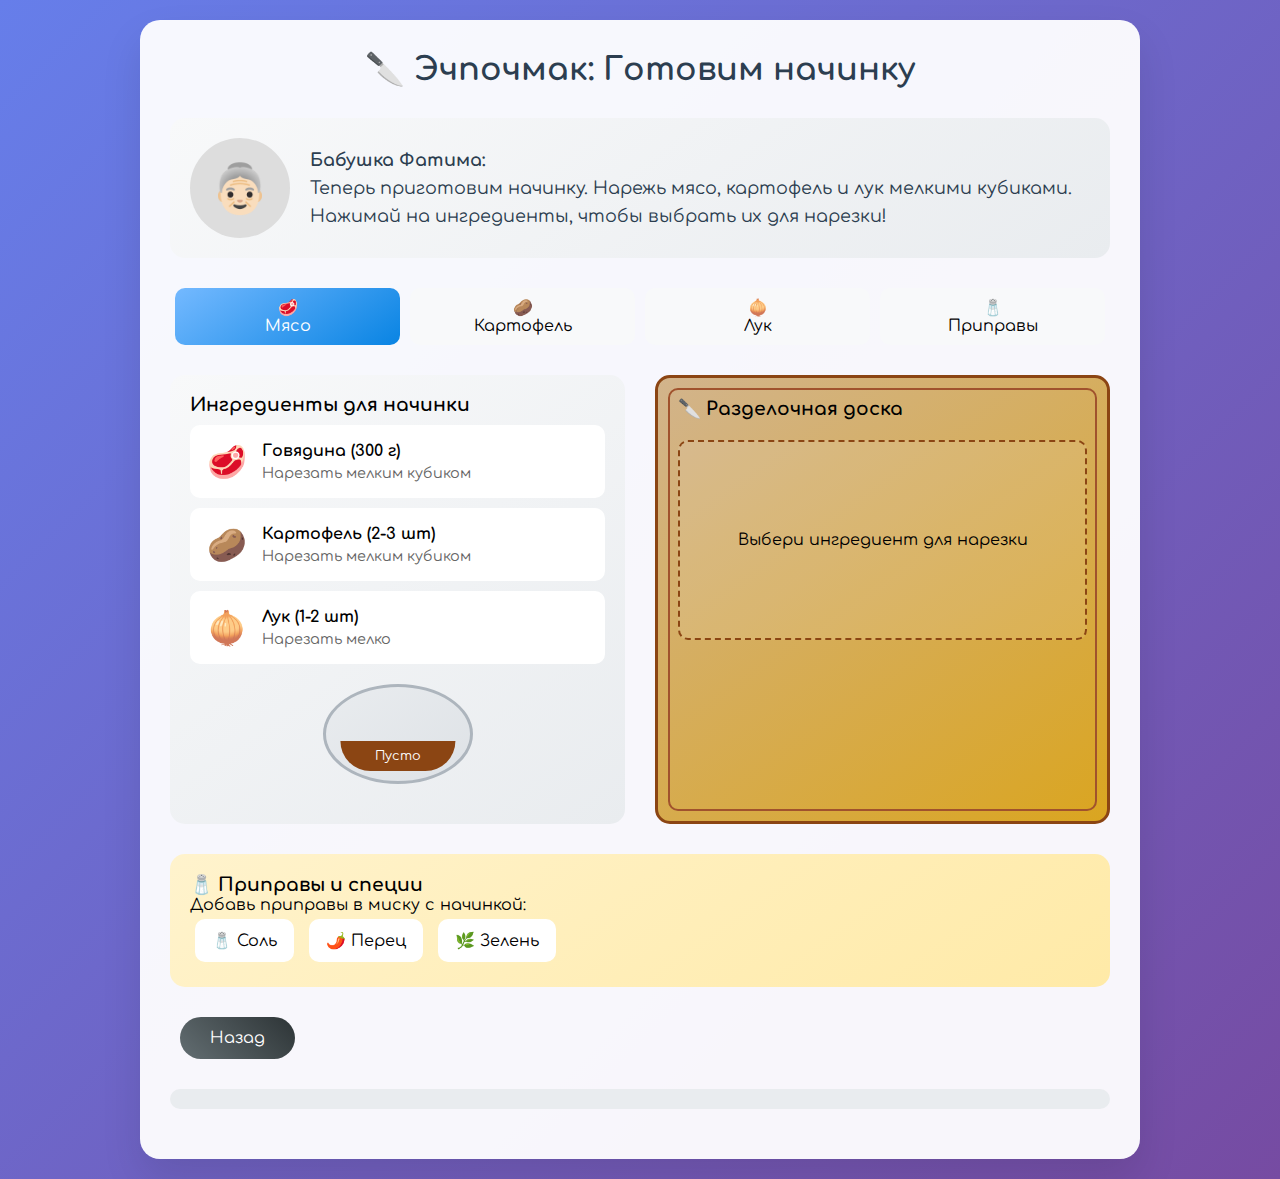
<file: pages/echpochmak-filling.html>
<!DOCTYPE html>
<html lang="ru">
<head>
    <meta charset="UTF-8">
    <meta name="viewport" content="width=device-width, initial-scale=1.0">
    <title>Эчпочмак: Приготовление начинки - Татарский мастер-класс</title>
    <link rel="stylesheet" href="../styles/main.css">
    <style>
        .cutting-board-area {
            display: grid;
            grid-template-columns: 1fr 1fr;
            gap: 30px;
            margin: 30px 0;
        }

        .ingredients-panel {
            background: linear-gradient(145deg, #f8f9fa, #e9ecef);
            border-radius: 15px;
            padding: 20px;
        }

        .cutting-board {
            background: linear-gradient(145deg, #d2b48c, #daa520);
            border-radius: 15px;
            padding: 20px;
            min-height: 400px;
            position: relative;
            border: 3px solid #8b4513;
        }

        .cutting-board::before {
            content: '';
            position: absolute;
            top: 10px;
            left: 10px;
            right: 10px;
            bottom: 10px;
            border: 2px solid #a0522d;
            border-radius: 10px;
            pointer-events: none;
        }

        .ingredient-to-cut {
            background: white;
            border-radius: 10px;
            padding: 15px;
            margin: 10px 0;
            cursor: pointer;
            transition: all 0.3s ease;
            border: 2px solid transparent;
            display: flex;
            align-items: center;
            gap: 15px;
        }

        .ingredient-to-cut:hover {
            transform: translateY(-2px);
            box-shadow: 0 5px 15px rgba(0, 0, 0, 0.2);
            border-color: #74b9ff;
        }

        .ingredient-to-cut.selected {
            background: linear-gradient(145deg, #74b9ff, #0984e3);
            color: white;
        }

        .ingredient-to-cut.cut {
            background: linear-gradient(145deg, #00b894, #00cec9);
            color: white;
            cursor: not-allowed;
        }

        .ingredient-icon {
            font-size: 2rem;
        }

        .ingredient-info {
            flex: 1;
        }

        .ingredient-name {
            font-weight: bold;
            margin-bottom: 5px;
        }

        .cut-instruction {
            font-size: 0.9rem;
            color: #666;
        }

        .cutting-area {
            position: relative;
            height: 200px;
            background: rgba(255, 255, 255, 0.1);
            border-radius: 10px;
            margin: 20px 0;
            display: flex;
            align-items: center;
            justify-content: center;
            border: 2px dashed #8b4513;
        }

        .cutting-area.active {
            border-color: #74b9ff;
            background: rgba(116, 185, 255, 0.1);
        }

        .ingredient-on-board {
            position: absolute;
            font-size: 3rem;
            cursor: pointer;
            transition: all 0.3s ease;
        }

        .ingredient-on-board:hover {
            transform: scale(1.1);
        }

        .knife {
            position: absolute;
            font-size: 2rem;
            cursor: pointer;
            transition: all 0.2s ease;
            z-index: 10;
        }

        .knife.cutting {
            animation: cuttingMotion 0.5s ease-in-out;
        }

        @keyframes cuttingMotion {
            0% { transform: rotate(0deg) scale(1); }
            50% { transform: rotate(-15deg) scale(1.2); }
            100% { transform: rotate(0deg) scale(1); }
        }

        .cut-pieces {
            display: flex;
            flex-wrap: wrap;
            gap: 5px;
            margin-top: 10px;
        }

        .cut-piece {
            background: rgba(255, 255, 255, 0.8);
            border-radius: 5px;
            padding: 5px 10px;
            font-size: 0.8rem;
            animation: pieceAppear 0.5s ease-out;
        }

        @keyframes pieceAppear {
            from { opacity: 0; transform: scale(0); }
            to { opacity: 1; transform: scale(1); }
        }

        .mixing-bowl {
            background: linear-gradient(145deg, #e9ecef, #dee2e6);
            border-radius: 50%;
            width: 150px;
            height: 100px;
            margin: 20px auto;
            position: relative;
            border: 3px solid #adb5bd;
        }

        .bowl-contents {
            position: absolute;
            bottom: 10px;
            left: 50%;
            transform: translateX(-50%);
            width: 80%;
            height: 30px;
            background: #8b4513;
            border-radius: 0 0 60px 60px;
            display: flex;
            align-items: center;
            justify-content: center;
            color: white;
            font-size: 0.8rem;
            transition: all 0.5s ease;
        }

        .seasoning-area {
            background: linear-gradient(145deg, #fff3cd, #ffeaa7);
            border-radius: 15px;
            padding: 20px;
            margin: 20px 0;
        }

        .seasoning-item {
            display: inline-block;
            background: white;
            border-radius: 10px;
            padding: 10px 15px;
            margin: 5px;
            cursor: pointer;
            transition: all 0.3s ease;
            border: 2px solid transparent;
        }

        .seasoning-item:hover {
            transform: translateY(-2px);
            border-color: #e17055;
        }

        .seasoning-item.added {
            background: linear-gradient(145deg, #e17055, #d63031);
            color: white;
        }

        .progress-indicator {
            display: flex;
            justify-content: space-around;
            margin: 20px 0;
        }

        .step-indicator {
            text-align: center;
            padding: 10px;
            border-radius: 10px;
            background: #f8f9fa;
            transition: all 0.3s ease;
            flex: 1;
            margin: 0 5px;
        }

        .step-indicator.completed {
            background: linear-gradient(145deg, #00b894, #00cec9);
            color: white;
        }

        .step-indicator.active {
            background: linear-gradient(145deg, #74b9ff, #0984e3);
            color: white;
        }

        @media (max-width: 768px) {
            .cutting-board-area {
                grid-template-columns: 1fr;
            }
        }
    </style>
</head>
<body>
    <div class="game-container">
        <div class="game-screen">
            <h1 class="screen-title">🔪 Эчпочмак: Готовим начинку</h1>
            
            <div class="character-dialog">
                <div class="character-avatar">👵🏻</div>
                <div class="dialog-text">
                    <p><strong>Бабушка Фатима:</strong></p>
                    <p id="dialog-text">Теперь приготовим начинку. Нарежь мясо, картофель и лук мелкими кубиками. Нажимай на ингредиенты, чтобы выбрать их для нарезки!</p>
                </div>
            </div>

            <div class="progress-indicator">
                <div class="step-indicator active" id="step-meat">
                    <div>🥩</div>
                    <div>Мясо</div>
                </div>
                <div class="step-indicator" id="step-potato">
                    <div>🥔</div>
                    <div>Картофель</div>
                </div>
                <div class="step-indicator" id="step-onion">
                    <div>🧅</div>
                    <div>Лук</div>
                </div>
                <div class="step-indicator" id="step-season">
                    <div>🧂</div>
                    <div>Приправы</div>
                </div>
            </div>

            <div class="cutting-board-area">
                <div class="ingredients-panel">
                    <h3>Ингредиенты для начинки</h3>
                    <div class="ingredients-list">
                        <div class="ingredient-to-cut" data-ingredient="meat" onclick="selectIngredient('meat')">
                            <span class="ingredient-icon">🥩</span>
                            <div class="ingredient-info">
                                <div class="ingredient-name">Говядина (300 г)</div>
                                <div class="cut-instruction">Нарезать мелким кубиком</div>
                            </div>
                        </div>
                        <div class="ingredient-to-cut" data-ingredient="potato" onclick="selectIngredient('potato')">
                            <span class="ingredient-icon">🥔</span>
                            <div class="ingredient-info">
                                <div class="ingredient-name">Картофель (2-3 шт)</div>
                                <div class="cut-instruction">Нарезать мелким кубиком</div>
                            </div>
                        </div>
                        <div class="ingredient-to-cut" data-ingredient="onion" onclick="selectIngredient('onion')">
                            <span class="ingredient-icon">🧅</span>
                            <div class="ingredient-info">
                                <div class="ingredient-name">Лук (1-2 шт)</div>
                                <div class="cut-instruction">Нарезать мелко</div>
                            </div>
                        </div>
                    </div>

                    <div class="mixing-bowl">
                        <div class="bowl-contents" id="bowl-contents">
                            Пусто
                        </div>
                    </div>
                </div>

                <div class="cutting-board">
                    <h3>🔪 Разделочная доска</h3>
                    <div class="cutting-area" id="cutting-area">
                        <div id="instruction-text">Выбери ингредиент для нарезки</div>
                        <div class="knife" id="knife" style="display: none;" onclick="cutIngredient()">🔪</div>
                    </div>
                    <div class="cut-pieces" id="cut-pieces"></div>
                </div>
            </div>

            <div class="seasoning-area">
                <h3>🧂 Приправы и специи</h3>
                <p>Добавь приправы в миску с начинкой:</p>
                <div class="seasoning-items">
                    <div class="seasoning-item" data-seasoning="salt" onclick="addSeasoning('salt')">
                        🧂 Соль
                    </div>
                    <div class="seasoning-item" data-seasoning="pepper" onclick="addSeasoning('pepper')">
                        🌶️ Перец
                    </div>
                    <div class="seasoning-item" data-seasoning="herbs" onclick="addSeasoning('herbs')">
                        🌿 Зелень
                    </div>
                </div>
            </div>

            <div class="dialog-controls">
                <button class="back-button" onclick="goBack()">Назад</button>
                <button class="next-button" id="next-button" onclick="goToNext('../pages/echpochmak-assembly.html')" style="display: none;">Лепить эчпочмаки</button>
            </div>

            <div class="progress-bar">
                <div class="progress-fill" style="width: 45%;"></div>
            </div>
        </div>
    </div>
    
    <script src="../scripts/main.js"></script>
    <script>
        let currentIngredient = null;
        let cutIngredients = [];
        let addedSeasonings = [];
        let cutCount = 0;
        
        const ingredientData = {
            meat: { icon: '🥩', name: 'мясо', pieces: ['🟫', '🟤', '🤎'] },
            potato: { icon: '🥔', name: 'картофель', pieces: ['🟨', '🟡', '🟠'] },
            onion: { icon: '🧅', name: 'лук', pieces: ['⚪', '🤍', '⚫'] }
        };
        
        function selectIngredient(ingredient) {
            if (cutIngredients.includes(ingredient)) return;
            
            // Убираем выделение с предыдущего ингредиента
            document.querySelectorAll('.ingredient-to-cut').forEach(el => {
                el.classList.remove('selected');
            });
            
            // Выделяем текущий ингредиент
            const ingredientEl = document.querySelector(`[data-ingredient="${ingredient}"]`);
            ingredientEl.classList.add('selected');
            
            currentIngredient = ingredient;
            setupCuttingArea(ingredient);
        }
        
        function setupCuttingArea(ingredient) {
            const cuttingArea = document.getElementById('cutting-area');
            const instructionText = document.getElementById('instruction-text');
            const knife = document.getElementById('knife');
            
            cuttingArea.classList.add('active');
            
            // Очищаем область
            const existingIngredient = cuttingArea.querySelector('.ingredient-on-board');
            if (existingIngredient) {
                existingIngredient.remove();
            }
            
            // Добавляем ингредиент на доску
            const ingredientEl = document.createElement('div');
            ingredientEl.className = 'ingredient-on-board';
            ingredientEl.innerHTML = ingredientData[ingredient].icon;
            ingredientEl.style.left = '50%';
            ingredientEl.style.top = '50%';
            ingredientEl.style.transform = 'translate(-50%, -50%)';
            
            cuttingArea.appendChild(ingredientEl);
            
            // Показываем нож и инструкцию
            instructionText.textContent = `Нажми на нож, чтобы нарезать ${ingredientData[ingredient].name}`;
            knife.style.display = 'block';
            knife.style.right = '20px';
            knife.style.top = '20px';
            
            cutCount = 0;
        }
        
        function cutIngredient() {
            if (!currentIngredient) return;
            
            cutCount++;
            const knife = document.getElementById('knife');
            const cutPieces = document.getElementById('cut-pieces');
            
            // Анимация ножа
            knife.classList.add('cutting');
            setTimeout(() => knife.classList.remove('cutting'), 500);
            
            // Добавляем кусочек
            const piece = document.createElement('div');
            piece.className = 'cut-piece';
            const pieceIcon = ingredientData[currentIngredient].pieces[cutCount % 3];
            piece.innerHTML = `${pieceIcon} кусочек`;
            cutPieces.appendChild(piece);
            
            // Звуковой эффект
            playSound('chop');
            
            // Проверяем завершение нарезки
            if (cutCount >= 8) {
                completeIngredientCutting();
            } else {
                document.getElementById('instruction-text').textContent = 
                    `Нарезано: ${cutCount}/8 кусочков`;
            }
        }
        
        function completeIngredientCutting() {
            cutIngredients.push(currentIngredient);
            
            // Отмечаем ингредиент как нарезанный
            const ingredientEl = document.querySelector(`[data-ingredient="${currentIngredient}"]`);
            ingredientEl.classList.remove('selected');
            ingredientEl.classList.add('cut');
            
            // Обновляем индикатор прогресса
            const stepEl = document.getElementById(`step-${currentIngredient === 'meat' ? 'meat' : currentIngredient === 'potato' ? 'potato' : 'onion'}`);
            stepEl.classList.remove('active');
            stepEl.classList.add('completed');
            
            // Добавляем в миску
            addToBowl(currentIngredient);
            
            // Очищаем область нарезки
            clearCuttingArea();
            
            // Переходим к следующему ингредиенту или завершаем
            if (cutIngredients.length < 3) {
                const nextIngredient = ['meat', 'potato', 'onion'].find(ing => !cutIngredients.includes(ing));
                if (nextIngredient) {
                    const nextStepEl = document.getElementById(`step-${nextIngredient}`);
                    nextStepEl.classList.add('active');
                    
                    document.getElementById('dialog-text').textContent = 
                        `Отлично! Теперь нарежь ${ingredientData[nextIngredient].name}.`;
                }
            } else {
                // Все ингредиенты нарезаны
                document.getElementById('step-season').classList.add('active');
                document.getElementById('dialog-text').textContent = 
                    'Замечательно! Все ингредиенты нарезаны. Теперь добавь приправы.';
            }
            
            currentIngredient = null;
            showSuccessMessage(`${ingredientData[cutIngredients[cutIngredients.length - 1]].name} нарезан!`);
        }
        
        function clearCuttingArea() {
            const cuttingArea = document.getElementById('cutting-area');
            const instructionText = document.getElementById('instruction-text');
            const knife = document.getElementById('knife');
            const cutPieces = document.getElementById('cut-pieces');
            
            cuttingArea.classList.remove('active');
            instructionText.textContent = 'Выбери следующий ингредиент';
            knife.style.display = 'none';
            cutPieces.innerHTML = '';
            
            const ingredientOnBoard = cuttingArea.querySelector('.ingredient-on-board');
            if (ingredientOnBoard) {
                ingredientOnBoard.remove();
            }
        }
        
        function addToBowl(ingredient) {
            const bowlContents = document.getElementById('bowl-contents');
            const currentText = bowlContents.textContent;
            
            if (currentText === 'Пусто') {
                bowlContents.textContent = ingredientData[ingredient].name;
            } else {
                bowlContents.textContent += ` + ${ingredientData[ingredient].name}`;
            }
            
            // Увеличиваем высоту содержимого
            const currentHeight = parseInt(bowlContents.style.height) || 30;
            bowlContents.style.height = Math.min(currentHeight + 10, 60) + 'px';
        }
        
        function addSeasoning(seasoning) {
            if (addedSeasonings.includes(seasoning)) return;
            if (cutIngredients.length < 3) {
                showMessage('Сначала нарежь все ингредиенты!', 'warning');
                return;
            }
            
            addedSeasonings.push(seasoning);
            
            const seasoningEl = document.querySelector(`[data-seasoning="${seasoning}"]`);
            seasoningEl.classList.add('added');
            
            // Обновляем миску
            const bowlContents = document.getElementById('bowl-contents');
            const seasoningNames = {
                salt: 'соль',
                pepper: 'перец',
                herbs: 'зелень'
            };
            
            bowlContents.textContent += ` + ${seasoningNames[seasoning]}`;
            
            // Проверяем завершение
            if (addedSeasonings.length >= 2) {
                document.getElementById('step-season').classList.remove('active');
                document.getElementById('step-season').classList.add('completed');
                
                document.getElementById('next-button').style.display = 'block';
                document.getElementById('dialog-text').textContent = 
                    'Превосходно! Начинка готова. Теперь можно лепить эчпочмаки!';
                
                showSuccessMessage('Начинка готова!');
            }
        }
        
        function showSuccessMessage(message) {
            const successDiv = document.createElement('div');
            successDiv.className = 'success-message';
            successDiv.innerHTML = `✅ ${message}`;
            successDiv.style.cssText = `
                position: fixed;
                top: 50%;
                left: 50%;
                transform: translate(-50%, -50%);
                background: linear-gradient(45deg, #00b894, #00cec9);
                color: white;
                padding: 20px 40px;
                border-radius: 15px;
                font-size: 1.2rem;
                z-index: 1000;
                animation: fadeInUp 0.5s ease-out;
            `;
            
            document.body.appendChild(successDiv);
            
            setTimeout(() => {
                successDiv.remove();
            }, 3000);
        }
        
        function showMessage(message, type = 'info') {
            const messageDiv = document.createElement('div');
            messageDiv.className = 'message';
            messageDiv.innerHTML = `⚠️ ${message}`;
            messageDiv.style.cssText = `
                position: fixed;
                top: 50%;
                left: 50%;
                transform: translate(-50%, -50%);
                background: linear-gradient(45deg, #fdcb6e, #e17055);
                color: white;
                padding: 15px 30px;
                border-radius: 15px;
                font-size: 1rem;
                z-index: 1000;
                animation: fadeInUp 0.5s ease-out;
            `;
            
            document.body.appendChild(messageDiv);
            
            setTimeout(() => {
                messageDiv.remove();
            }, 2000);
        }
        
        function playSound(soundName) {
            console.log(`Играет звук: ${soundName}`);
        }
    </script>
</body>
</html>
</file>
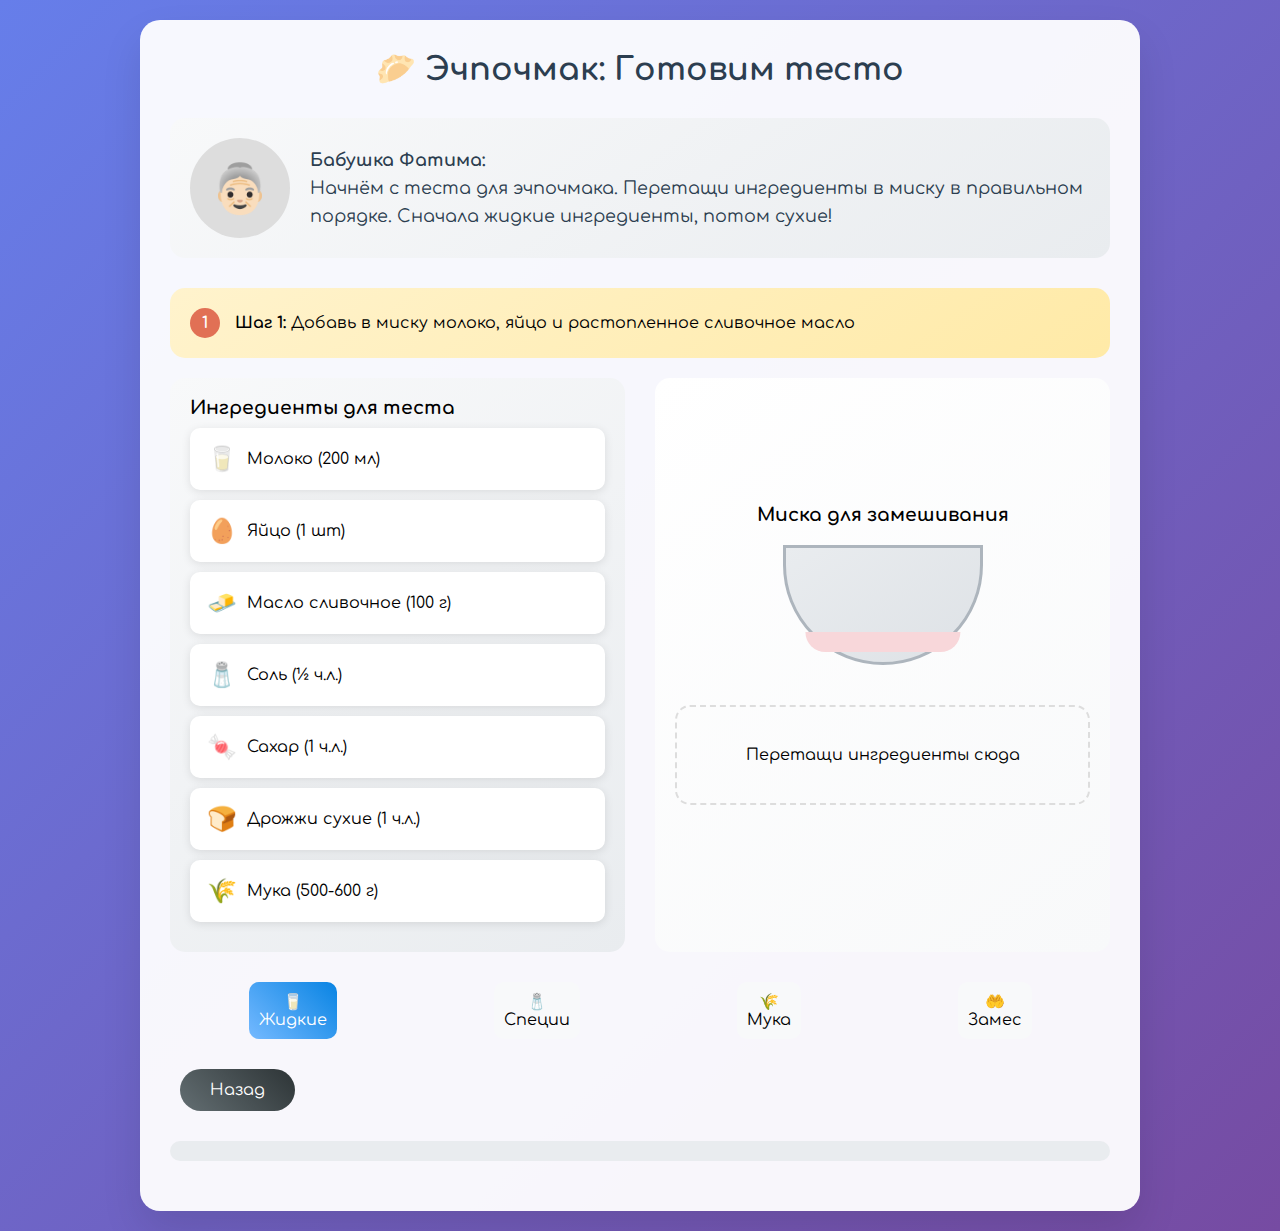
<file: pages/echpochmak-prep.html>
<!DOCTYPE html>
<html lang="ru">
<head>
    <meta charset="UTF-8">
    <meta name="viewport" content="width=device-width, initial-scale=1.0">
    <title>Эчпочмак: Подготовка теста - Татарский мастер-класс</title>
    <link rel="stylesheet" href="../styles/main.css">
    <style>
        .cooking-area {
            display: grid;
            grid-template-columns: 1fr 1fr;
            gap: 30px;
            margin-bottom: 30px;
        }

        .ingredients-panel {
            background: linear-gradient(145deg, #f8f9fa, #e9ecef);
            border-radius: 15px;
            padding: 20px;
        }

        .mixing-bowl {
            background: linear-gradient(145deg, #fff, #f8f9fa);
            border-radius: 15px;
            padding: 20px;
            text-align: center;
            min-height: 300px;
            display: flex;
            flex-direction: column;
            justify-content: center;
        }

        .bowl-container {
            position: relative;
            margin: 20px auto;
        }

        .bowl {
            width: 200px;
            height: 120px;
            background: linear-gradient(145deg, #e9ecef, #dee2e6);
            border-radius: 0 0 100px 100px;
            margin: 0 auto;
            position: relative;
            border: 3px solid #adb5bd;
        }

        .bowl-content {
            position: absolute;
            bottom: 10px;
            left: 50%;
            transform: translateX(-50%);
            width: 80%;
            height: 20px;
            background: #f8d7da;
            border-radius: 0 0 80px 80px;
            transition: all 0.5s ease;
        }

        .ingredient-item {
            background: white;
            border-radius: 10px;
            padding: 15px;
            margin: 10px 0;
            cursor: grab;
            transition: all 0.3s ease;
            border: 2px solid transparent;
            display: flex;
            align-items: center;
            gap: 10px;
        }

        .ingredient-item:hover {
            transform: translateY(-2px);
            box-shadow: 0 5px 15px rgba(0, 0, 0, 0.2);
        }

        .ingredient-item.used {
            opacity: 0.5;
            cursor: not-allowed;
            background: #f8f9fa;
        }

        .ingredient-icon {
            font-size: 1.5rem;
        }

        .drop-zone {
            border: 2px dashed #ddd;
            border-radius: 15px;
            padding: 20px;
            margin: 20px 0;
            text-align: center;
            transition: all 0.3s ease;
            min-height: 100px;
            display: flex;
            align-items: center;
            justify-content: center;
        }

        .drop-zone.drag-over {
            border-color: #74b9ff;
            background-color: rgba(116, 185, 255, 0.1);
        }

        .step-instructions {
            background: linear-gradient(145deg, #fff3cd, #ffeaa7);
            border-radius: 15px;
            padding: 20px;
            margin-bottom: 20px;
        }

        .step-number {
            background: #e17055;
            color: white;
            width: 30px;
            height: 30px;
            border-radius: 50%;
            display: inline-flex;
            align-items: center;
            justify-content: center;
            font-weight: bold;
            margin-right: 10px;
        }

        .mixing-animation {
            animation: mixing 2s ease-in-out infinite;
        }

        @keyframes mixing {
            0%, 100% { transform: rotate(0deg); }
            25% { transform: rotate(5deg); }
            75% { transform: rotate(-5deg); }
        }

        .dough-progress {
            display: flex;
            justify-content: space-around;
            margin: 20px 0;
        }

        .dough-stage {
            text-align: center;
            padding: 10px;
            border-radius: 10px;
            background: #f8f9fa;
            transition: all 0.3s ease;
        }

        .dough-stage.active {
            background: linear-gradient(45deg, #74b9ff, #0984e3);
            color: white;
        }

        @media (max-width: 768px) {
            .cooking-area {
                grid-template-columns: 1fr;
            }
        }
    </style>
</head>
<body>
    <div class="game-container">
        <div class="game-screen">
            <h1 class="screen-title">🥟 Эчпочмак: Готовим тесто</h1>
            
            <div class="character-dialog">
                <div class="character-avatar">👵🏻</div>
                <div class="dialog-text">
                    <p><strong>Бабушка Фатима:</strong></p>
                    <p>Начнём с теста для эчпочмака. Перетащи ингредиенты в миску в правильном порядке. Сначала жидкие ингредиенты, потом сухие!</p>
                </div>
            </div>

            <div class="step-instructions">
                <div class="step-number">1</div>
                <strong>Шаг 1:</strong> Добавь в миску молоко, яйцо и растопленное сливочное масло
            </div>

            <div class="cooking-area">
                <div class="ingredients-panel">
                    <h3>Ингредиенты для теста</h3>
                    <div class="ingredients-list">
                        <div class="ingredient-item draggable" draggable="true" data-ingredient="молоко" data-order="1">
                            <span class="ingredient-icon">🥛</span>
                            <span>Молоко (200 мл)</span>
                        </div>
                        <div class="ingredient-item draggable" draggable="true" data-ingredient="яйцо" data-order="2">
                            <span class="ingredient-icon">🥚</span>
                            <span>Яйцо (1 шт)</span>
                        </div>
                        <div class="ingredient-item draggable" draggable="true" data-ingredient="масло сливочное" data-order="3">
                            <span class="ingredient-icon">🧈</span>
                            <span>Масло сливочное (100 г)</span>
                        </div>
                        <div class="ingredient-item draggable" draggable="true" data-ingredient="соль" data-order="4">
                            <span class="ingredient-icon">🧂</span>
                            <span>Соль (½ ч.л.)</span>
                        </div>
                        <div class="ingredient-item draggable" draggable="true" data-ingredient="сахар" data-order="5">
                            <span class="ingredient-icon">🍬</span>
                            <span>Сахар (1 ч.л.)</span>
                        </div>
                        <div class="ingredient-item draggable" draggable="true" data-ingredient="дрожжи" data-order="6">
                            <span class="ingredient-icon">🍞</span>
                            <span>Дрожжи сухие (1 ч.л.)</span>
                        </div>
                        <div class="ingredient-item draggable" draggable="true" data-ingredient="мука" data-order="7">
                            <span class="ingredient-icon">🌾</span>
                            <span>Мука (500-600 г)</span>
                        </div>
                    </div>
                </div>

                <div class="mixing-bowl">
                    <h3>Миска для замешивания</h3>
                    <div class="bowl-container">
                        <div class="bowl" id="mixing-bowl">
                            <div class="bowl-content" id="bowl-content"></div>
                        </div>
                    </div>
                    <div class="drop-zone" id="drop-zone" data-accepts="молоко,яйцо,масло сливочное,соль,сахар,дрожжи,мука">
                        Перетащи ингредиенты сюда
                    </div>
                </div>
            </div>

            <div class="dough-progress">
                <div class="dough-stage active" id="stage-1">
                    <div>🥛</div>
                    <div>Жидкие</div>
                </div>
                <div class="dough-stage" id="stage-2">
                    <div>🧂</div>
                    <div>Специи</div>
                </div>
                <div class="dough-stage" id="stage-3">
                    <div>🌾</div>
                    <div>Мука</div>
                </div>
                <div class="dough-stage" id="stage-4">
                    <div>🤲</div>
                    <div>Замес</div>
                </div>
            </div>

            <div class="dialog-controls">
                <button class="back-button" onclick="goBack()">Назад</button>
                <button class="next-button" id="next-button" onclick="goToNext('../pages/echpochmak-dough.html')" style="display: none;">Замесить тесто</button>
            </div>

            <div class="progress-bar">
                <div class="progress-fill" style="width: 25%;"></div>
            </div>
        </div>
    </div>
    
    <script src="../scripts/main.js"></script>
    <script>
        let addedIngredients = [];
        let currentStage = 1;
        const requiredOrder = ['молоко', 'яйцо', 'масло сливочное', 'соль', 'сахар', 'дрожжи', 'мука'];
        
        function initDoughPrep() {
            const dropZone = document.getElementById('drop-zone');
            const draggables = document.querySelectorAll('.draggable');
            
            // Инициализация drag and drop
            draggables.forEach(item => {
                item.addEventListener('dragstart', handleDragStart);
                item.addEventListener('dragend', handleDragEnd);
            });
            
            dropZone.addEventListener('dragover', handleDragOver);
            dropZone.addEventListener('dragenter', handleDragEnter);
            dropZone.addEventListener('dragleave', handleDragLeave);
            dropZone.addEventListener('drop', handleDrop);
        }
        
        function handleDragStart(e) {
            e.dataTransfer.setData('text/plain', e.target.dataset.ingredient);
            e.target.style.opacity = '0.5';
        }
        
        function handleDragEnd(e) {
            e.target.style.opacity = '1';
        }
        
        function handleDragOver(e) {
            e.preventDefault();
        }
        
        function handleDragEnter(e) {
            e.preventDefault();
            e.target.classList.add('drag-over');
        }
        
        function handleDragLeave(e) {
            e.target.classList.remove('drag-over');
        }
        
        function handleDrop(e) {
            e.preventDefault();
            e.target.classList.remove('drag-over');
            
            const ingredient = e.dataTransfer.getData('text/plain');
            addIngredient(ingredient);
        }
        
        function addIngredient(ingredient) {
            if (addedIngredients.includes(ingredient)) return;
            
            addedIngredients.push(ingredient);
            
            // Отмечаем ингредиент как использованный
            const ingredientElement = document.querySelector(`[data-ingredient="${ingredient}"]`);
            if (ingredientElement) {
                ingredientElement.classList.add('used');
                ingredientElement.draggable = false;
            }
            
            // Обновляем содержимое миски
            updateBowlContent();
            
            // Обновляем стадии
            updateStages();
            
            // Проверяем завершение
            checkCompletion();
        }
        
        function updateBowlContent() {
            const bowlContent = document.getElementById('bowl-content');
            const bowl = document.getElementById('mixing-bowl');
            
            // Изменяем цвет и высоту содержимого в зависимости от добавленных ингредиентов
            let height = Math.min(addedIngredients.length * 15, 80);
            let color = '#f8d7da';
            
            if (addedIngredients.includes('молоко')) color = '#fff';
            if (addedIngredients.includes('яйцо')) color = '#fff3cd';
            if (addedIngredients.includes('мука')) color = '#f8f9fa';
            
            bowlContent.style.height = height + 'px';
            bowlContent.style.background = color;
            
            // Добавляем анимацию перемешивания
            if (addedIngredients.length > 2) {
                bowl.classList.add('mixing-animation');
                setTimeout(() => bowl.classList.remove('mixing-animation'), 2000);
            }
        }
        
        function updateStages() {
            // Обновляем активные стадии
            if (addedIngredients.includes('молоко') && addedIngredients.includes('яйцо') && addedIngredients.includes('масло сливочное')) {
                document.getElementById('stage-1').classList.add('active');
                document.getElementById('stage-2').classList.add('active');
                currentStage = 2;
            }
            
            if (addedIngredients.includes('соль') && addedIngredients.includes('сахар') && addedIngredients.includes('дрожжи')) {
                document.getElementById('stage-3').classList.add('active');
                currentStage = 3;
            }
            
            if (addedIngredients.includes('мука')) {
                document.getElementById('stage-4').classList.add('active');
                currentStage = 4;
            }
        }
        
        function checkCompletion() {
            if (addedIngredients.length === requiredOrder.length) {
                // Проверяем правильность порядка (для первых 3 ингредиентов)
                const liquidIngredients = ['молоко', 'яйцо', 'масло сливочное'];
                const hasAllLiquids = liquidIngredients.every(ing => addedIngredients.includes(ing));
                
                if (hasAllLiquids) {
                    showSuccessMessage('Отлично! Все ингредиенты добавлены правильно!');
                    document.getElementById('next-button').style.display = 'block';
                    
                    // Обновляем инструкции
                    const instructions = document.querySelector('.step-instructions');
                    instructions.innerHTML = `
                        <div class="step-number">✓</div>
                        <strong>Готово!</strong> Все ингредиенты добавлены. Теперь нужно хорошо замесить тесто.
                    `;
                    instructions.style.background = 'linear-gradient(145deg, #d4edda, #c3e6cb)';
                }
            }
        }
        
        function showSuccessMessage(message) {
            const successDiv = document.createElement('div');
            successDiv.className = 'success-message';
            successDiv.innerHTML = `✅ ${message}`;
            successDiv.style.cssText = `
                position: fixed;
                top: 50%;
                left: 50%;
                transform: translate(-50%, -50%);
                background: linear-gradient(45deg, #00b894, #00cec9);
                color: white;
                padding: 20px 40px;
                border-radius: 15px;
                font-size: 1.2rem;
                z-index: 1000;
                animation: fadeInUp 0.5s ease-out;
            `;
            
            document.body.appendChild(successDiv);
            
            setTimeout(() => {
                successDiv.remove();
            }, 3000);
        }
        
        // Инициализация при загрузке страницы
        document.addEventListener('DOMContentLoaded', initDoughPrep);
    </script>
</body>
</html>
</file>
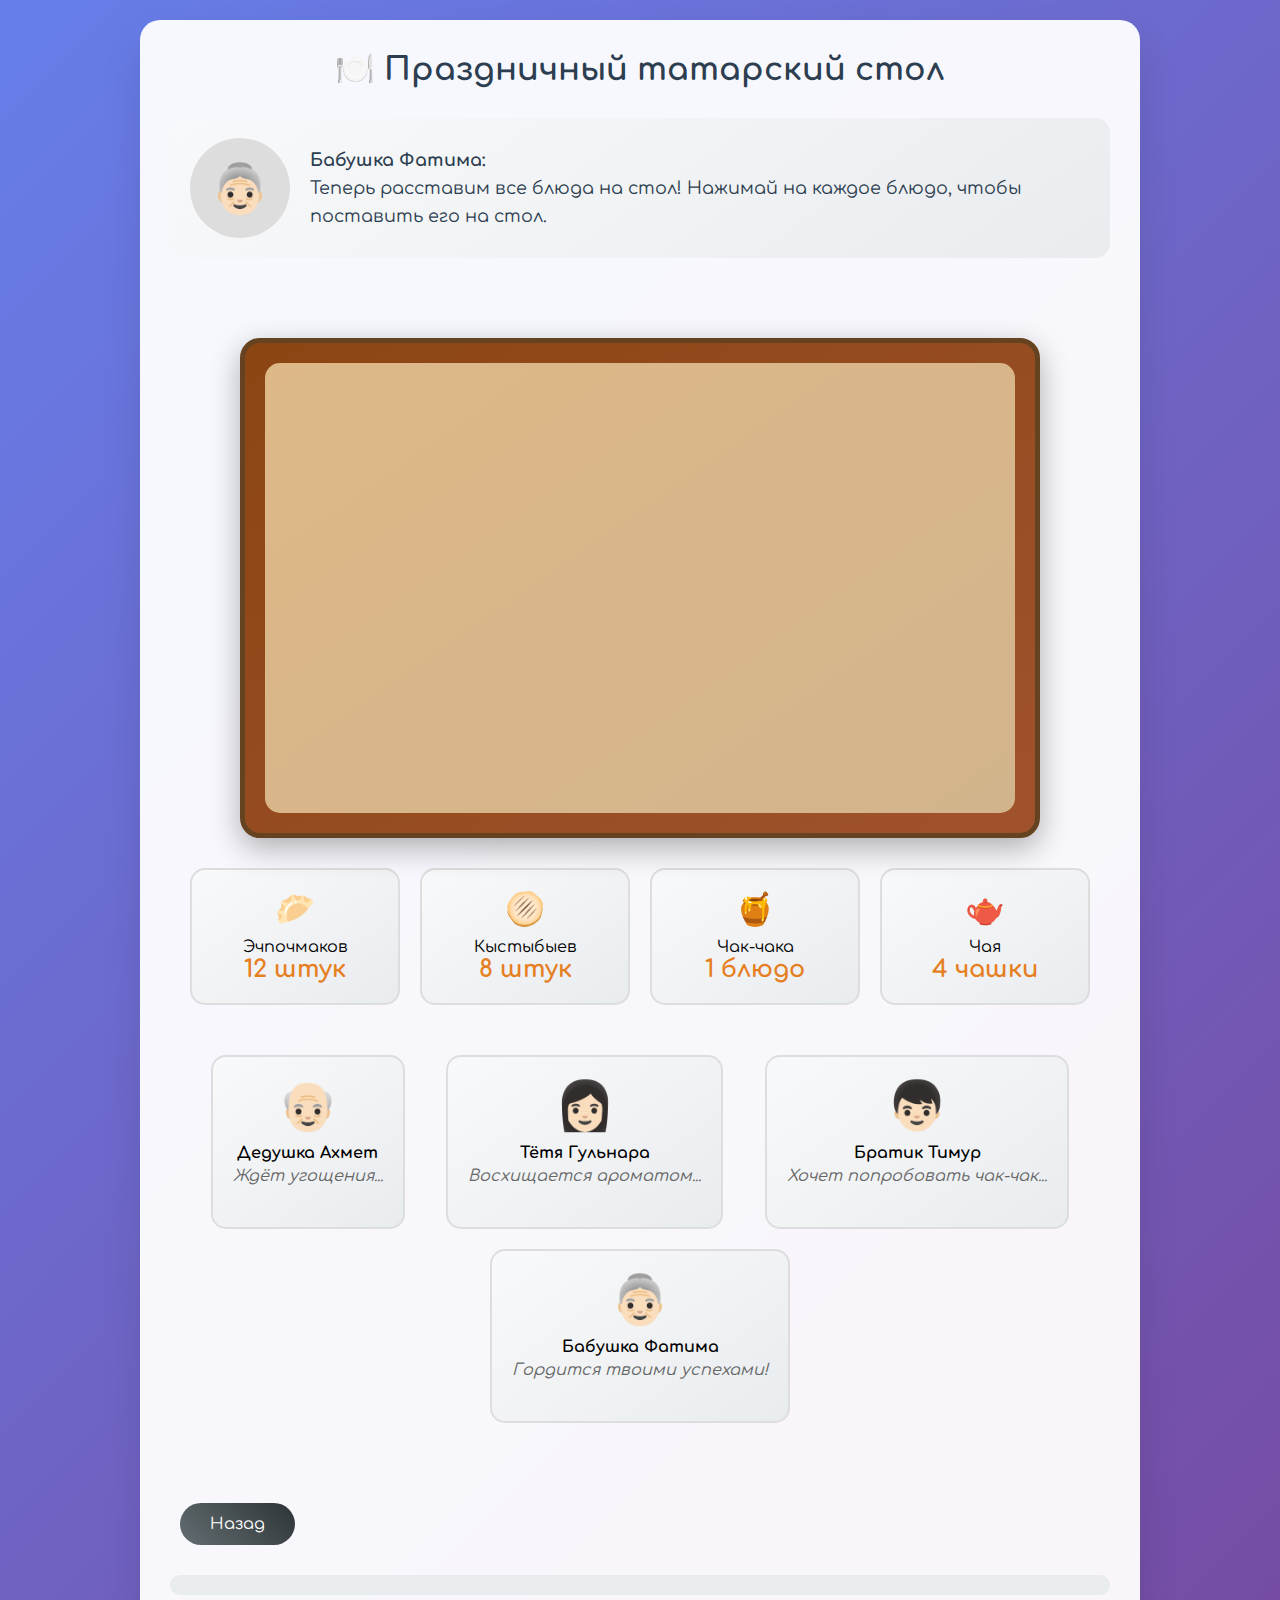
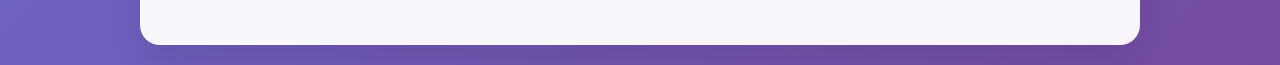
<file: pages/final-feast.html>
<!DOCTYPE html>
<html lang="ru">
<head>
    <meta charset="UTF-8">
    <meta name="viewport" content="width=device-width, initial-scale=1.0">
    <title>Праздничный стол - Татарский мастер-класс</title>
    <link rel="stylesheet" href="../styles/main.css">
    <style>
        .feast-container {
            text-align: center;
            padding: 20px;
        }

        .dining-table {
            width: 100%;
            max-width: 800px;
            height: 500px;
            background: linear-gradient(145deg, #8b4513, #a0522d);
            border-radius: 20px;
            margin: 30px auto;
            position: relative;
            border: 5px solid #654321;
            box-shadow: 0 10px 30px rgba(0,0,0,0.3);
        }

        .table-surface {
            position: absolute;
            top: 20px;
            left: 20px;
            right: 20px;
            bottom: 20px;
            background: linear-gradient(145deg, #deb887, #d2b48c);
            border-radius: 15px;
            overflow: hidden;
        }

        .dish-placement {
            position: absolute;
            cursor: pointer;
            transition: all 0.3s ease;
            opacity: 0;
            transform: scale(0);
        }

        .dish-placement.visible {
            opacity: 1;
            transform: scale(1);
            animation: dishAppear 0.8s ease-out;
        }

        @keyframes dishAppear {
            0% { opacity: 0; transform: scale(0) rotate(-180deg); }
            50% { opacity: 0.5; transform: scale(1.2) rotate(-90deg); }
            100% { opacity: 1; transform: scale(1) rotate(0deg); }
        }

        .dish-placement:hover {
            transform: scale(1.1);
            z-index: 10;
        }

        .echpochmak-dish {
            top: 20%;
            left: 15%;
            width: 120px;
            height: 120px;
            background: linear-gradient(145deg, #f39c12, #e67e22);
            border-radius: 50%;
            border: 3px solid #d35400;
        }

        .echpochmak-dish::before {
            content: '🥟🥟🥟';
            position: absolute;
            top: 50%;
            left: 50%;
            transform: translate(-50%, -50%);
            font-size: 1.5rem;
        }

        .kystybyi-dish {
            top: 20%;
            right: 15%;
            width: 120px;
            height: 120px;
            background: linear-gradient(145deg, #fdcb6e, #f39c12);
            border-radius: 50%;
            border: 3px solid #e67e22;
        }

        .kystybyi-dish::before {
            content: '🫓🫓🫓';
            position: absolute;
            top: 50%;
            left: 50%;
            transform: translate(-50%, -50%);
            font-size: 1.5rem;
        }

        .chak-chak-dish {
            bottom: 20%;
            left: 50%;
            transform: translateX(-50%);
            width: 140px;
            height: 100px;
            background: linear-gradient(145deg, #e17055, #d63031);
            border-radius: 20px;
            border: 3px solid #b71c1c;
        }

        .chak-chak-dish::before {
            content: '🍯';
            position: absolute;
            top: 50%;
            left: 50%;
            transform: translate(-50%, -50%);
            font-size: 2rem;
        }

        .tea-service {
            top: 50%;
            left: 50%;
            transform: translate(-50%, -50%);
            width: 200px;
            height: 150px;
            background: linear-gradient(145deg, #74b9ff, #0984e3);
            border-radius: 15px;
            border: 3px solid #0056b3;
        }

        .tea-service::before {
            content: '🫖☕☕☕';
            position: absolute;
            top: 50%;
            left: 50%;
            transform: translate(-50%, -50%);
            font-size: 1.2rem;
        }

        .family-gathering {
            display: flex;
            justify-content: space-around;
            margin: 40px 0;
            flex-wrap: wrap;
        }

        .family-member {
            text-align: center;
            margin: 10px;
            padding: 20px;
            background: linear-gradient(145deg, #f8f9fa, #e9ecef);
            border-radius: 15px;
            border: 2px solid #ddd;
            transition: all 0.3s ease;
            cursor: pointer;
        }

        .family-member:hover {
            transform: scale(1.05);
            background: linear-gradient(145deg, #fff3cd, #ffeaa7);
        }

        .family-member.happy {
            background: linear-gradient(145deg, #d4edda, #c3e6cb);
            border-color: #28a745;
        }

        .member-avatar {
            font-size: 3rem;
            margin-bottom: 10px;
        }

        .member-name {
            font-weight: bold;
            margin-bottom: 5px;
        }

        .member-reaction {
            font-style: italic;
            color: #666;
            min-height: 40px;
        }

        .celebration-effects {
            position: fixed;
            top: 0;
            left: 0;
            width: 100%;
            height: 100%;
            pointer-events: none;
            z-index: 1000;
        }

        .confetti {
            position: absolute;
            font-size: 2rem;
            animation: confettiFall 3s linear infinite;
        }

        @keyframes confettiFall {
            0% { transform: translateY(-100vh) rotate(0deg); opacity: 1; }
            100% { transform: translateY(100vh) rotate(360deg); opacity: 0; }
        }

        .achievement-popup {
            position: fixed;
            top: 50%;
            left: 50%;
            transform: translate(-50%, -50%);
            background: linear-gradient(145deg, #ffd700, #ffed4e);
            padding: 30px;
            border-radius: 20px;
            border: 3px solid #f39c12;
            text-align: center;
            z-index: 1001;
            display: none;
            box-shadow: 0 10px 30px rgba(0,0,0,0.3);
        }

        .achievement-popup.visible {
            display: block;
            animation: achievementPop 2s ease-out;
        }

        @keyframes achievementPop {
            0% { transform: translate(-50%, -50%) scale(0); opacity: 0; }
            50% { transform: translate(-50%, -50%) scale(1.2); opacity: 1; }
            100% { transform: translate(-50%, -50%) scale(1); opacity: 1; }
        }

        .cooking-stats {
            display: grid;
            grid-template-columns: repeat(auto-fit, minmax(200px, 1fr));
            gap: 20px;
            margin: 30px 0;
        }

        .stat-card {
            background: linear-gradient(145deg, #f8f9fa, #e9ecef);
            border-radius: 15px;
            padding: 20px;
            text-align: center;
            border: 2px solid #ddd;
        }

        .stat-icon {
            font-size: 2rem;
            margin-bottom: 10px;
        }

        .stat-value {
            font-size: 1.5rem;
            font-weight: bold;
            color: #e67e22;
        }

        .final-message {
            background: linear-gradient(145deg, #d4edda, #c3e6cb);
            border-radius: 15px;
            padding: 30px;
            margin: 30px 0;
            border: 3px solid #28a745;
        }

        @media (max-width: 768px) {
            .dining-table {
                height: 400px;
            }
            
            .family-gathering {
                flex-direction: column;
                align-items: center;
            }
        }
    </style>
</head>
<body>
    <div class="game-container">
        <div class="game-screen">
            <h1 class="screen-title">🍽️ Праздничный татарский стол</h1>
            
            <div class="character-dialog">
                <div class="character-avatar">👵🏻</div>
                <div class="dialog-text">
                    <p><strong>Бабушка Фатима:</strong></p>
                    <p id="dialog-text">Теперь расставим все блюда на стол! Нажимай на каждое блюдо, чтобы поставить его на стол.</p>
                </div>
            </div>

            <div class="feast-container">
                <div class="dining-table">
                    <div class="table-surface">
                        <div class="dish-placement echpochmak-dish" id="echpochmak-spot" onclick="placeDish('echpochmak')"></div>
                        <div class="dish-placement kystybyi-dish" id="kystybyi-spot" onclick="placeDish('kystybyi')"></div>
                        <div class="dish-placement chak-chak-dish" id="chak-chak-spot" onclick="placeDish('chak-chak')"></div>
                        <div class="dish-placement tea-service" id="tea-spot" onclick="placeDish('tea')"></div>
                    </div>
                </div>

                <div class="cooking-stats">
                    <div class="stat-card">
                        <div class="stat-icon">🥟</div>
                        <div>Эчпочмаков</div>
                        <div class="stat-value">12 штук</div>
                    </div>
                    <div class="stat-card">
                        <div class="stat-icon">🫓</div>
                        <div>Кыстыбыев</div>
                        <div class="stat-value">8 штук</div>
                    </div>
                    <div class="stat-card">
                        <div class="stat-icon">🍯</div>
                        <div>Чак-чака</div>
                        <div class="stat-value">1 блюдо</div>
                    </div>
                    <div class="stat-card">
                        <div class="stat-icon">🫖</div>
                        <div>Чая</div>
                        <div class="stat-value">4 чашки</div>
                    </div>
                </div>

                <div class="family-gathering">
                    <div class="family-member" id="grandpa" onclick="interactWithFamily('grandpa')">
                        <div class="member-avatar">👴🏻</div>
                        <div class="member-name">Дедушка Ахмет</div>
                        <div class="member-reaction" id="grandpa-reaction">Ждёт угощения...</div>
                    </div>
                    <div class="family-member" id="aunt" onclick="interactWithFamily('aunt')">
                        <div class="member-avatar">👩🏻</div>
                        <div class="member-name">Тётя Гульнара</div>
                        <div class="member-reaction" id="aunt-reaction">Восхищается ароматом...</div>
                    </div>
                    <div class="family-member" id="brother" onclick="interactWithFamily('brother')">
                        <div class="member-avatar">👦🏻</div>
                        <div class="member-name">Братик Тимур</div>
                        <div class="member-reaction" id="brother-reaction">Хочет попробовать чак-чак...</div>
                    </div>
                    <div class="family-member" id="grandma" onclick="interactWithFamily('grandma')">
                        <div class="member-avatar">👵🏻</div>
                        <div class="member-name">Бабушка Фатима</div>
                        <div class="member-reaction" id="grandma-reaction">Гордится твоими успехами!</div>
                    </div>
                </div>

                <div class="final-message" id="final-message" style="display: none;">
                    <h2>🎉 Поздравляем!</h2>
                    <p>Ты успешно приготовил традиционный татарский обед! Семья в восторге от твоих кулинарных способностей.</p>
                    <p><strong>Ты изучил:</strong></p>
                    <ul style="text-align: left; max-width: 400px; margin: 0 auto;">
                        <li>🥟 Как готовить эчпочмак с мясной начинкой</li>
                        <li>🫓 Секреты приготовления кыстыбыя</li>
                        <li>🍯 Традиционный рецепт чак-чака</li>
                        <li>🫖 Искусство татарской чайной церемонии</li>
                    </ul>
                    <p><em>Теперь ты настоящий мастер татарской кухни!</em></p>
                </div>
            </div>

            <div class="dialog-controls">
                <button class="back-button" onclick="goBack()">Назад</button>
                <button class="next-button" id="restart-button" onclick="restartGame()" style="display: none;">Начать заново</button>
            </div>

            <div class="progress-bar">
                <div class="progress-fill" style="width: 100%;"></div>
            </div>
        </div>
    </div>

    <div class="celebration-effects" id="celebration-effects"></div>
    
    <div class="achievement-popup" id="achievement-popup">
        <h2>🏆 Достижение разблокировано!</h2>
        <p id="achievement-text">Мастер татарской кухни</p>
    </div>
    
    <script src="../scripts/main.js"></script>
    <script>
        let dishesPlaced = 0;
        let familyInteractions = 0;
        const totalDishes = 4;
        const totalFamily = 4;
        
        const familyReactions = {
            grandpa: [
                "Ммм, как вкусно пахнет!",
                "Эчпочмак просто великолепен!",
                "Спасибо за угощение, внучек!"
            ],
            aunt: [
                "Какой ароматный чай!",
                "Кыстыбый получился отличный!",
                "Ты настоящий повар!"
            ],
            brother: [
                "Можно ещё чак-чака?",
                "Это самый вкусный обед!",
                "Научи меня готовить!"
            ],
            grandma: [
                "Я так горжусь тобой!",
                "Ты превзошёл все ожидания!",
                "Теперь ты знаешь наши семейные рецепты!"
            ]
        };
        
        function placeDish(dishType) {
            const dishElement = document.getElementById(dishType + '-spot');
            if (dishElement.classList.contains('visible')) return;
            
            dishElement.classList.add('visible');
            dishesPlaced++;
            
            const dishNames = {
                'echpochmak': 'эчпочмак',
                'kystybyi': 'кыстыбый', 
                'chak-chak': 'чак-чак',
                'tea': 'чайный сервиз'
            };
            
            document.getElementById('dialog-text').textContent = 
                `${dishNames[dishType]} поставлен на стол! ${dishesPlaced}/${totalDishes}`;
            
            if (dishesPlaced >= totalDishes) {
                setTimeout(() => {
                    completeTableSetting();
                }, 1000);
            }
            
            playSound('place');
        }
        
        function completeTableSetting() {
            document.getElementById('dialog-text').textContent = 
                'Стол накрыт! Теперь пообщайся с каждым членом семьи.';
            
            showSuccessMessage('Все блюда на столе!');
        }
        
        function interactWithFamily(member) {
            const memberElement = document.getElementById(member);
            const reactionElement = document.getElementById(member + '-reaction');
            
            if (memberElement.classList.contains('happy')) return;
            
            memberElement.classList.add('happy');
            familyInteractions++;
            
            const reactions = familyReactions[member];
            const randomReaction = reactions[Math.floor(Math.random() * reactions.length)];
            reactionElement.textContent = randomReaction;
            
            if (familyInteractions >= totalFamily) {
                setTimeout(() => {
                    completeFeast();
                }, 1500);
            }
            
            playSound('happy');
        }
        
        function completeFeast() {
            // Показываем конфетти
            createConfetti();
            
            // Показываем достижение
            setTimeout(() => {
                showAchievement();
            }, 1000);
            
            // Показываем финальное сообщение
            setTimeout(() => {
                document.getElementById('final-message').style.display = 'block';
                document.getElementById('restart-button').style.display = 'block';
                
                document.getElementById('dialog-text').textContent = 
                    'Поздравляю! Ты стал настоящим мастером татарской кухни!';
            }, 3000);
        }
        
        function createConfetti() {
            const effects = document.getElementById('celebration-effects');
            const confettiSymbols = ['🎉', '🎊', '⭐', '🌟', '✨', '🎈'];
            
            for (let i = 0; i < 20; i++) {
                setTimeout(() => {
                    const confetti = document.createElement('div');
                    confetti.className = 'confetti';
                    confetti.textContent = confettiSymbols[Math.floor(Math.random() * confettiSymbols.length)];
                    confetti.style.left = Math.random() * 100 + '%';
                    confetti.style.animationDelay = Math.random() * 2 + 's';
                    confetti.style.animationDuration = (Math.random() * 2 + 3) + 's';
                    
                    effects.appendChild(confetti);
                    
                    setTimeout(() => {
                        confetti.remove();
                    }, 5000);
                }, i * 100);
            }
        }
        
        function showAchievement() {
            const popup = document.getElementById('achievement-popup');
            popup.classList.add('visible');
            
            setTimeout(() => {
                popup.classList.remove('visible');
            }, 3000);
            
            playSound('achievement');
        }
        
        function goBack() {
            window.location.href = '../pages/tatar-tea-prep.html';
        }
        
        function restartGame() {
            window.location.href = '../index.html';
        }
        
        // Автоматически начинаем размещение блюд через 2 секунды
        setTimeout(() => {
            document.getElementById('dialog-text').textContent = 
                'Нажимай на места на столе, чтобы расставить блюда!';
        }, 2000);
    </script>
</body>
</html>
</file>
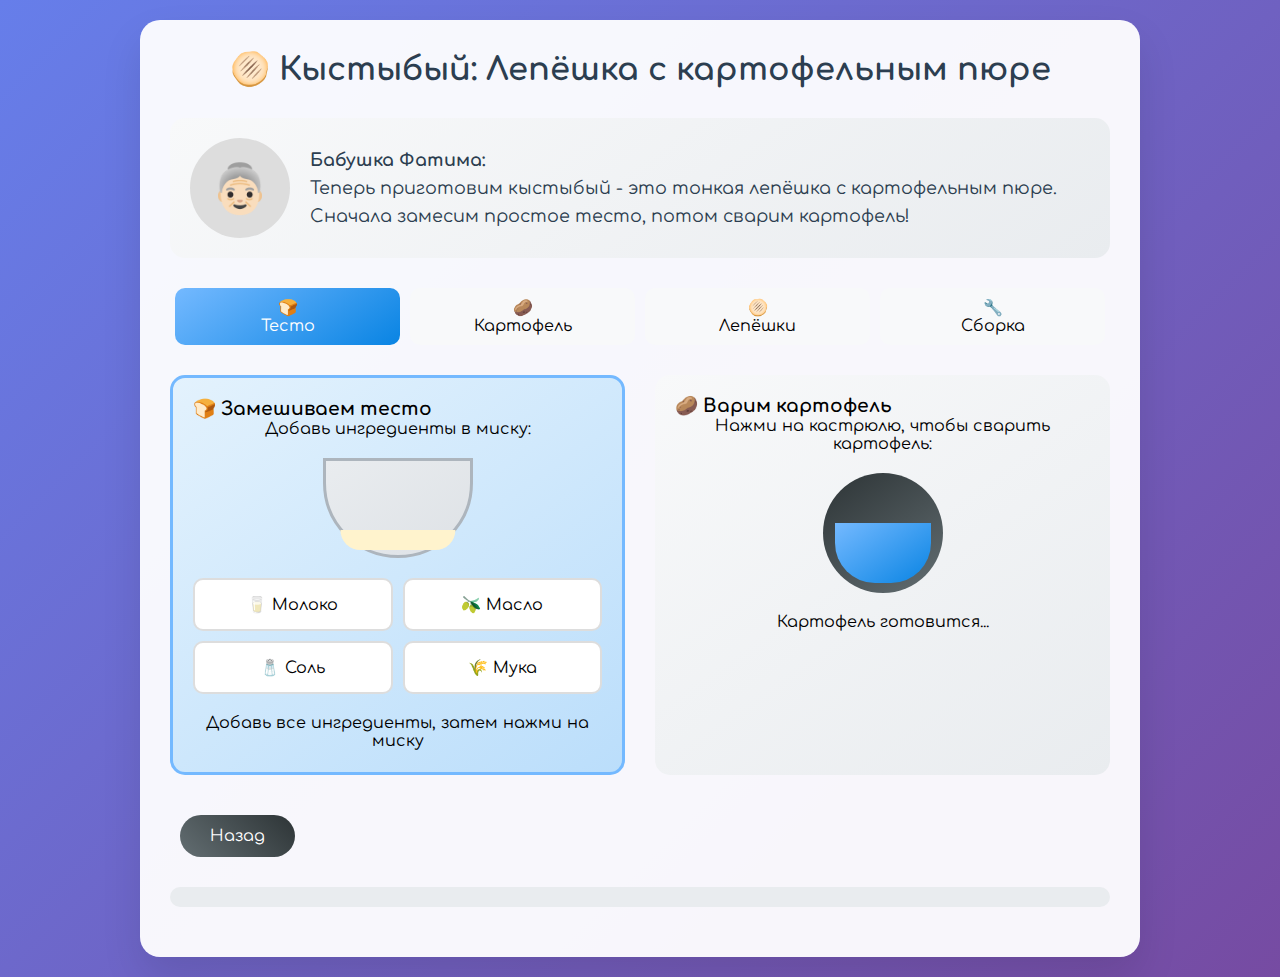
<file: pages/kystybyi-prep.html>
<!DOCTYPE html>
<html lang="ru">
<head>
    <meta charset="UTF-8">
    <meta name="viewport" content="width=device-width, initial-scale=1.0">
    <title>Кыстыбый: Приготовление - Татарский мастер-класс</title>
    <link rel="stylesheet" href="../styles/main.css">
    <style>
        .cooking-stages {
            display: grid;
            grid-template-columns: 1fr 1fr;
            gap: 30px;
            margin: 30px 0;
        }

        .stage-panel {
            background: linear-gradient(145deg, #f8f9fa, #e9ecef);
            border-radius: 15px;
            padding: 20px;
            min-height: 400px;
        }

        .stage-panel.active {
            border: 3px solid #74b9ff;
            background: linear-gradient(145deg, #e3f2fd, #bbdefb);
        }

        .dough-mixing {
            text-align: center;
        }

        .mixing-bowl {
            width: 150px;
            height: 100px;
            background: linear-gradient(145deg, #e9ecef, #dee2e6);
            border-radius: 0 0 75px 75px;
            margin: 20px auto;
            position: relative;
            border: 3px solid #adb5bd;
            cursor: pointer;
            transition: all 0.3s ease;
        }

        .mixing-bowl:hover {
            transform: scale(1.05);
        }

        .bowl-content {
            position: absolute;
            bottom: 5px;
            left: 50%;
            transform: translateX(-50%);
            width: 80%;
            height: 20px;
            background: #fff3cd;
            border-radius: 0 0 60px 60px;
            transition: all 0.5s ease;
        }

        .ingredient-buttons {
            display: grid;
            grid-template-columns: repeat(2, 1fr);
            gap: 10px;
            margin: 20px 0;
        }

        .ingredient-button {
            background: white;
            border: 2px solid #ddd;
            border-radius: 10px;
            padding: 15px;
            cursor: pointer;
            transition: all 0.3s ease;
            text-align: center;
        }

        .ingredient-button:hover {
            border-color: #74b9ff;
            transform: translateY(-2px);
        }

        .ingredient-button.added {
            background: linear-gradient(145deg, #00b894, #00cec9);
            color: white;
            border-color: #00b894;
        }

        .ingredient-button.disabled {
            opacity: 0.5;
            cursor: not-allowed;
        }

        .potato-station {
            text-align: center;
        }

        .potato-pot {
            width: 120px;
            height: 120px;
            background: linear-gradient(145deg, #2d3436, #636e72);
            border-radius: 50%;
            margin: 20px auto;
            position: relative;
            cursor: pointer;
            transition: all 0.3s ease;
        }

        .potato-pot:hover {
            transform: scale(1.05);
        }

        .pot-water {
            position: absolute;
            bottom: 10px;
            left: 50%;
            transform: translateX(-50%);
            width: 80%;
            height: 60px;
            background: linear-gradient(145deg, #74b9ff, #0984e3);
            border-radius: 0 0 40px 40px;
            overflow: hidden;
        }

        .pot-water.boiling {
            animation: boiling 1s ease-in-out infinite;
        }

        @keyframes boiling {
            0%, 100% { background: linear-gradient(145deg, #74b9ff, #0984e3); }
            50% { background: linear-gradient(145deg, #0984e3, #74b9ff); }
        }

        .potato-pieces {
            position: absolute;
            top: 50%;
            left: 50%;
            transform: translate(-50%, -50%);
            display: flex;
            flex-wrap: wrap;
            gap: 3px;
            justify-content: center;
            align-items: center;
        }

        .potato-piece {
            width: 15px;
            height: 15px;
            background: #f39c12;
            border-radius: 3px;
            opacity: 0;
            animation: cookingPotato 2s ease-in-out infinite;
        }

        .potato-piece:nth-child(2) { animation-delay: 0.2s; }
        .potato-piece:nth-child(3) { animation-delay: 0.4s; }
        .potato-piece:nth-child(4) { animation-delay: 0.6s; }

        @keyframes cookingPotato {
            0%, 100% { opacity: 0; transform: translateY(0); }
            50% { opacity: 1; transform: translateY(-5px); }
        }

        .mashing-area {
            background: linear-gradient(145deg, #fff3cd, #ffeaa7);
            border-radius: 15px;
            padding: 20px;
            margin: 20px 0;
            text-align: center;
        }

        .masher {
            font-size: 3rem;
            cursor: pointer;
            transition: all 0.3s ease;
            margin: 10px;
        }

        .masher:hover {
            transform: scale(1.1);
        }

        .masher.mashing {
            animation: mashing 0.5s ease-in-out;
        }

        @keyframes mashing {
            0%, 100% { transform: translateY(0); }
            50% { transform: translateY(-10px); }
        }

        .mashed-potato {
            width: 150px;
            height: 80px;
            background: linear-gradient(145deg, #fff3cd, #ffeaa7);
            border-radius: 15px;
            margin: 20px auto;
            display: none;
            position: relative;
            border: 2px solid #e17055;
        }

        .mashed-potato.visible {
            display: block;
            animation: appear 0.5s ease-out;
        }

        .flatbread-station {
            text-align: center;
        }

        .pan {
            width: 200px;
            height: 200px;
            background: linear-gradient(145deg, #2d3436, #636e72);
            border-radius: 50%;
            margin: 20px auto;
            position: relative;
            border: 5px solid #ddd;
        }

        .flatbread {
            width: 120px;
            height: 120px;
            background: linear-gradient(145deg, #fff3cd, #ffeaa7);
            border-radius: 50%;
            position: absolute;
            top: 50%;
            left: 50%;
            transform: translate(-50%, -50%);
            display: none;
            cursor: pointer;
            transition: all 0.3s ease;
        }

        .flatbread.visible {
            display: block;
            animation: cooking 2s ease-in-out infinite;
        }

        .flatbread:hover {
            transform: translate(-50%, -50%) scale(1.05);
        }

        @keyframes cooking {
            0%, 100% { background: linear-gradient(145deg, #fff3cd, #ffeaa7); }
            50% { background: linear-gradient(145deg, #ffeaa7, #fdcb6e); }
        }

        .assembly-area {
            background: linear-gradient(145deg, #d4edda, #c3e6cb);
            border-radius: 15px;
            padding: 20px;
            margin: 20px 0;
            text-align: center;
        }

        .kystybyi-assembly {
            display: flex;
            justify-content: center;
            align-items: center;
            gap: 20px;
            margin: 20px 0;
        }

        .flatbread-half {
            width: 100px;
            height: 50px;
            background: linear-gradient(145deg, #fdcb6e, #e17055);
            border-radius: 50px 50px 0 0;
            cursor: pointer;
            transition: all 0.3s ease;
            position: relative;
        }

        .flatbread-half:hover {
            transform: scale(1.05);
        }

        .filling-on-bread {
            width: 80px;
            height: 30px;
            background: linear-gradient(145deg, #fff3cd, #ffeaa7);
            border-radius: 10px;
            position: absolute;
            top: 10px;
            left: 50%;
            transform: translateX(-50%);
            display: none;
        }

        .filling-on-bread.visible {
            display: block;
            animation: fillSpread 1s ease-out;
        }

        @keyframes fillSpread {
            from { width: 20px; opacity: 0; }
            to { width: 80px; opacity: 1; }
        }

        .completed-kystybyi {
            width: 120px;
            height: 60px;
            background: linear-gradient(145deg, #e17055, #d63031);
            border-radius: 30px;
            margin: 20px auto;
            display: none;
            position: relative;
            cursor: pointer;
            transition: all 0.3s ease;
        }

        .completed-kystybyi.visible {
            display: block;
            animation: completion 1s ease-out;
        }

        .completed-kystybyi:hover {
            transform: scale(1.1);
        }

        @keyframes completion {
            from { transform: scale(0); opacity: 0; }
            to { transform: scale(1); opacity: 1; }
        }

        .cooking-timer {
            background: linear-gradient(145deg, #fd79a8, #e84393);
            color: white;
            padding: 15px;
            border-radius: 15px;
            text-align: center;
            margin: 20px 0;
            display: none;
        }

        .cooking-timer.active {
            display: block;
            animation: pulse 2s ease-in-out infinite;
        }

        .step-progress {
            display: flex;
            justify-content: space-around;
            margin: 20px 0;
        }

        .progress-step {
            text-align: center;
            padding: 10px;
            border-radius: 10px;
            background: #f8f9fa;
            transition: all 0.3s ease;
            flex: 1;
            margin: 0 5px;
        }

        .progress-step.completed {
            background: linear-gradient(145deg, #00b894, #00cec9);
            color: white;
        }

        .progress-step.active {
            background: linear-gradient(145deg, #74b9ff, #0984e3);
            color: white;
        }

        @media (max-width: 768px) {
            .cooking-stages {
                grid-template-columns: 1fr;
            }
        }
    </style>
</head>
<body>
    <div class="game-container">
        <div class="game-screen">
            <h1 class="screen-title">🫓 Кыстыбый: Лепёшка с картофельным пюре</h1>
            
            <div class="character-dialog">
                <div class="character-avatar">👵🏻</div>
                <div class="dialog-text">
                    <p><strong>Бабушка Фатима:</strong></p>
                    <p id="dialog-text">Теперь приготовим кыстыбый - это тонкая лепёшка с картофельным пюре. Сначала замесим простое тесто, потом сварим картофель!</p>
                </div>
            </div>

            <div class="step-progress">
                <div class="progress-step active" id="step-dough">
                    <div>🍞</div>
                    <div>Тесто</div>
                </div>
                <div class="progress-step" id="step-potato">
                    <div>🥔</div>
                    <div>Картофель</div>
                </div>
                <div class="progress-step" id="step-flatbread">
                    <div>🫓</div>
                    <div>Лепёшки</div>
                </div>
                <div class="progress-step" id="step-assembly">
                    <div>🔧</div>
                    <div>Сборка</div>
                </div>
            </div>

            <div class="cooking-stages">
                <div class="stage-panel active" id="dough-stage">
                    <h3>🍞 Замешиваем тесто</h3>
                    <div class="dough-mixing">
                        <p>Добавь ингредиенты в миску:</p>
                        <div class="mixing-bowl" onclick="mixDough()">
                            <div class="bowl-content" id="dough-content"></div>
                        </div>
                        <div class="ingredient-buttons">
                            <div class="ingredient-button" onclick="addIngredient('milk')">
                                🥛 Молоко
                            </div>
                            <div class="ingredient-button" onclick="addIngredient('oil')">
                                🫒 Масло
                            </div>
                            <div class="ingredient-button" onclick="addIngredient('salt')">
                                🧂 Соль
                            </div>
                            <div class="ingredient-button" onclick="addIngredient('flour')">
                                🌾 Мука
                            </div>
                        </div>
                        <div id="dough-instruction">Добавь все ингредиенты, затем нажми на миску</div>
                    </div>
                </div>

                <div class="stage-panel" id="potato-stage">
                    <h3>🥔 Варим картофель</h3>
                    <div class="potato-station">
                        <p>Нажми на кастрюлю, чтобы сварить картофель:</p>
                        <div class="potato-pot" onclick="cookPotatoes()">
                            <div class="pot-water" id="pot-water">
                                <div class="potato-pieces">
                                    <div class="potato-piece"></div>
                                    <div class="potato-piece"></div>
                                    <div class="potato-piece"></div>
                                    <div class="potato-piece"></div>
                                </div>
                            </div>
                        </div>
                        <div id="potato-instruction">Картофель готовится...</div>
                        
                        <div class="mashing-area" id="mashing-area" style="display: none;">
                            <h4>Делаем пюре</h4>
                            <div class="masher" onclick="mashPotatoes()">🥄</div>
                            <div id="mash-instruction">Нажми на толкушку 5 раз</div>
                            <div class="mashed-potato" id="mashed-potato"></div>
                        </div>
                    </div>
                </div>
            </div>

            <div class="stage-panel" id="flatbread-stage" style="display: none;">
                <h3>🫓 Жарим лепёшки</h3>
                <div class="flatbread-station">
                    <p>Нажми на лепёшку, чтобы перевернуть её:</p>
                    <div class="pan">
                        <div class="flatbread" id="flatbread" onclick="flipFlatbread()"></div>
                    </div>
                    <div id="flatbread-instruction">Жарим лепёшку...</div>
                </div>
            </div>

            <div class="assembly-area" id="assembly-area" style="display: none;">
                <h3>🔧 Собираем кыстыбый</h3>
                <div class="kystybyi-assembly">
                    <div class="flatbread-half" onclick="addFilling()">
                        <div class="filling-on-bread" id="filling-on-bread"></div>
                    </div>
                    <div style="font-size: 2rem;">+</div>
                    <div style="font-size: 2rem;">🥔</div>
                    <div style="font-size: 2rem;">=</div>
                    <div class="completed-kystybyi" id="completed-kystybyi"></div>
                </div>
                <div id="assembly-instruction">Нажми на лепёшку, чтобы добавить пюре</div>
            </div>

            <div class="cooking-timer" id="cooking-timer">
                <h3>⏰ Готовим</h3>
                <p>Осталось времени: <span id="timer">10</span> секунд</p>
            </div>

            <div class="dialog-controls">
                <button class="back-button" onclick="goBack()">Назад</button>
                <button class="next-button" id="next-button" onclick="goToNext('../pages/chak-chak-prep.html')" style="display: none;">Готовить чак-чак</button>
            </div>

            <div class="progress-bar">
                <div class="progress-fill" style="width: 65%;"></div>
            </div>
        </div>
    </div>
    
    <script src="../scripts/main.js"></script>
    <script>
        let currentStage = 'dough';
        let addedIngredients = [];
        let mashCount = 0;
        let flipCount = 0;
        let cookingTimer = 10;
        let timerInterval;
        
        const requiredIngredients = ['milk', 'oil', 'salt', 'flour'];
        
        function addIngredient(ingredient) {
            if (addedIngredients.includes(ingredient)) return;
            
            addedIngredients.push(ingredient);
            
            // Отмечаем кнопку как добавленную
            const button = event.target;
            button.classList.add('added');
            
            // Обновляем содержимое миски
            updateBowlContent();
            
            // Проверяем готовность к замешиванию
            if (addedIngredients.length === requiredIngredients.length) {
                document.getElementById('dough-instruction').textContent = 
                    'Все ингредиенты добавлены! Нажми на миску для замешивания';
            }
        }
        
        function updateBowlContent() {
            const doughContent = document.getElementById('dough-content');
            const height = Math.min(addedIngredients.length * 10, 40);
            doughContent.style.height = height + 'px';
            
            // Меняем цвет в зависимости от ингредиентов
            if (addedIngredients.includes('flour')) {
                doughContent.style.background = '#fff3cd';
            }
        }
        
        function mixDough() {
            if (addedIngredients.length < requiredIngredients.length) {
                showMessage('Добавь все ингредиенты!');
                return;
            }
            
            // Анимация замешивания
            const bowl = document.querySelector('.mixing-bowl');
            bowl.style.animation = 'mixing 2s ease-in-out';
            
            setTimeout(() => {
                bowl.style.animation = '';
                completeDoughStage();
            }, 2000);
            
            playSound('mix');
        }
        
        function completeDoughStage() {
            document.getElementById('step-dough').classList.remove('active');
            document.getElementById('step-dough').classList.add('completed');
            document.getElementById('step-potato').classList.add('active');
            
            document.getElementById('dough-stage').classList.remove('active');
            document.getElementById('potato-stage').classList.add('active');
            
            document.getElementById('dialog-text').textContent = 
                'Тесто готово! Теперь сварим картофель для пюре.';
            
            currentStage = 'potato';
            showSuccessMessage('Тесто готово!');
        }
        
        function cookPotatoes() {
            if (currentStage !== 'potato') return;
            
            const potWater = document.getElementById('pot-water');
            potWater.classList.add('boiling');
            
            document.getElementById('potato-instruction').textContent = 'Картофель варится...';
            
            startCookingTimer(() => {
                potWater.classList.remove('boiling');
                document.getElementById('mashing-area').style.display = 'block';
                document.getElementById('potato-instruction').textContent = 'Картофель готов!';
            });
            
            playSound('boil');
        }
        
        function startCookingTimer(callback) {
            const timerDiv = document.getElementById('cooking-timer');
            timerDiv.classList.add('active');
            
            timerInterval = setInterval(() => {
                cookingTimer--;
                document.getElementById('timer').textContent = cookingTimer;
                
                if (cookingTimer <= 0) {
                    clearInterval(timerInterval);
                    timerDiv.classList.remove('active');
                    cookingTimer = 10; // Сброс для следующего использования
                    callback();
                }
            }, 1000);
        }
        
        function mashPotatoes() {
            mashCount++;
            
            const masher = document.querySelector('.masher');
            masher.classList.add('mashing');
            setTimeout(() => masher.classList.remove('mashing'), 500);
            
            document.getElementById('mash-instruction').textContent = 
                `Размято: ${mashCount}/5 раз`;
            
            if (mashCount >= 5) {
                const mashedPotato = document.getElementById('mashed-potato');
                mashedPotato.classList.add('visible');
                
                setTimeout(() => {
                    completePotatoStage();
                }, 1000);
            }
            
            playSound('mash');
        }
        
        function completePotatoStage() {
            document.getElementById('step-potato').classList.remove('active');
            document.getElementById('step-potato').classList.add('completed');
            document.getElementById('step-flatbread').classList.add('active');
            
            document.getElementById('potato-stage').classList.remove('active');
            document.getElementById('flatbread-stage').style.display = 'block';
            
            const flatbread = document.getElementById('flatbread');
            flatbread.classList.add('visible');
            
            document.getElementById('dialog-text').textContent = 
                'Пюре готово! Теперь пожарим лепёшки.';
            
            currentStage = 'flatbread';
            showSuccessMessage('Картофельное пюре готово!');
        }
        
        function flipFlatbread() {
            if (currentStage !== 'flatbread') return;
            
            flipCount++;
            
            const flatbread = document.getElementById('flatbread');
            flatbread.style.transform = 'translate(-50%, -50%) rotateY(180deg)';
            
            setTimeout(() => {
                flatbread.style.transform = 'translate(-50%, -50%) rotateY(0deg)';
            }, 500);
            
            document.getElementById('flatbread-instruction').textContent = 
                `Переворотов: ${flipCount}/3`;
            
            if (flipCount >= 3) {
                setTimeout(() => {
                    completeFlatbreadStage();
                }, 1000);
            }
            
            playSound('flip');
        }
        
        function completeFlatbreadStage() {
            document.getElementById('step-flatbread').classList.remove('active');
            document.getElementById('step-flatbread').classList.add('completed');
            document.getElementById('step-assembly').classList.add('active');
            
            document.getElementById('flatbread-stage').style.display = 'none';
            document.getElementById('assembly-area').style.display = 'block';
            
            document.getElementById('dialog-text').textContent = 
                'Лепёшки готовы! Теперь соберём кыстыбый.';
            
            currentStage = 'assembly';
            showSuccessMessage('Лепёшки готовы!');
        }
        
        function addFilling() {
            if (currentStage !== 'assembly') return;
            
            const fillingOnBread = document.getElementById('filling-on-bread');
            fillingOnBread.classList.add('visible');
            
            setTimeout(() => {
                const completedKystybyi = document.getElementById('completed-kystybyi');
                completedKystybyi.classList.add('visible');
                
                document.getElementById('assembly-instruction').textContent = 
                    'Кыстыбый готов!';
                
                setTimeout(() => {
                    completeKystybyiStage();
                }, 1000);
            }, 1000);
            
            playSound('assemble');
        }
        
        function completeKystybyiStage() {
            document.getElementById('step-assembly').classList.remove('active');
            document.getElementById('step-assembly').classList.add('completed');
            
            document.getElementById('next-button').style.display = 'block';
            document.getElementById('dialog-text').textContent = 
                'Замечательно! Кыстыбый готов. Теперь приготовим сладкий чак-чак!';
            
            // Сохраняем прогресс
            if (game) {
                game.completeDish('kystybyi');
            }
            
            showSuccessMessage('Кыстыбый готов! Переходим к чак-чаку.');
        }
        
        function showSuccessMessage(message) {
            const successDiv = document.createElement('div');
            successDiv.className = 'success-message';
            successDiv.innerHTML = `✅ ${message}`;
            successDiv.style.cssText = `
                position: fixed;
                top: 50%;
                left: 50%;
                transform: translate(-50%, -50%);
                background: linear-gradient(45deg, #00b894, #00cec9);
                color: white;
                padding: 20px 40px;
                border-radius: 15px;
                font-size: 1.2rem;
                z-index: 1000;
                animation: fadeInUp 0.5s ease-out;
            `;
            
            document.body.appendChild(successDiv);
            
            setTimeout(() => {
                successDiv.remove();
            }, 3000);
        }
        
        function showMessage(message) {
            const messageDiv = document.createElement('div');
            messageDiv.className = 'message';
            messageDiv.innerHTML = `⚠️ ${message}`;
            messageDiv.style.cssText = `
                position: fixed;
                top: 50%;
                left: 50%;
                transform: translate(-50%, -50%);
                background: linear-gradient(45deg, #fdcb6e, #e17055);
                color: white;
                padding: 15px 30px;
                border-radius: 15px;
                font-size: 1rem;
                z-index: 1000;
                animation: fadeInUp 0.5s ease-out;
            `;
            
            document.body.appendChild(messageDiv);
            
            setTimeout(() => {
                messageDiv.remove();
            }, 2000);
        }
        
        function playSound(soundName) {
            console.log(`Играет звук: ${soundName}`);
        }
    </script>
</body>
</html>
</file>
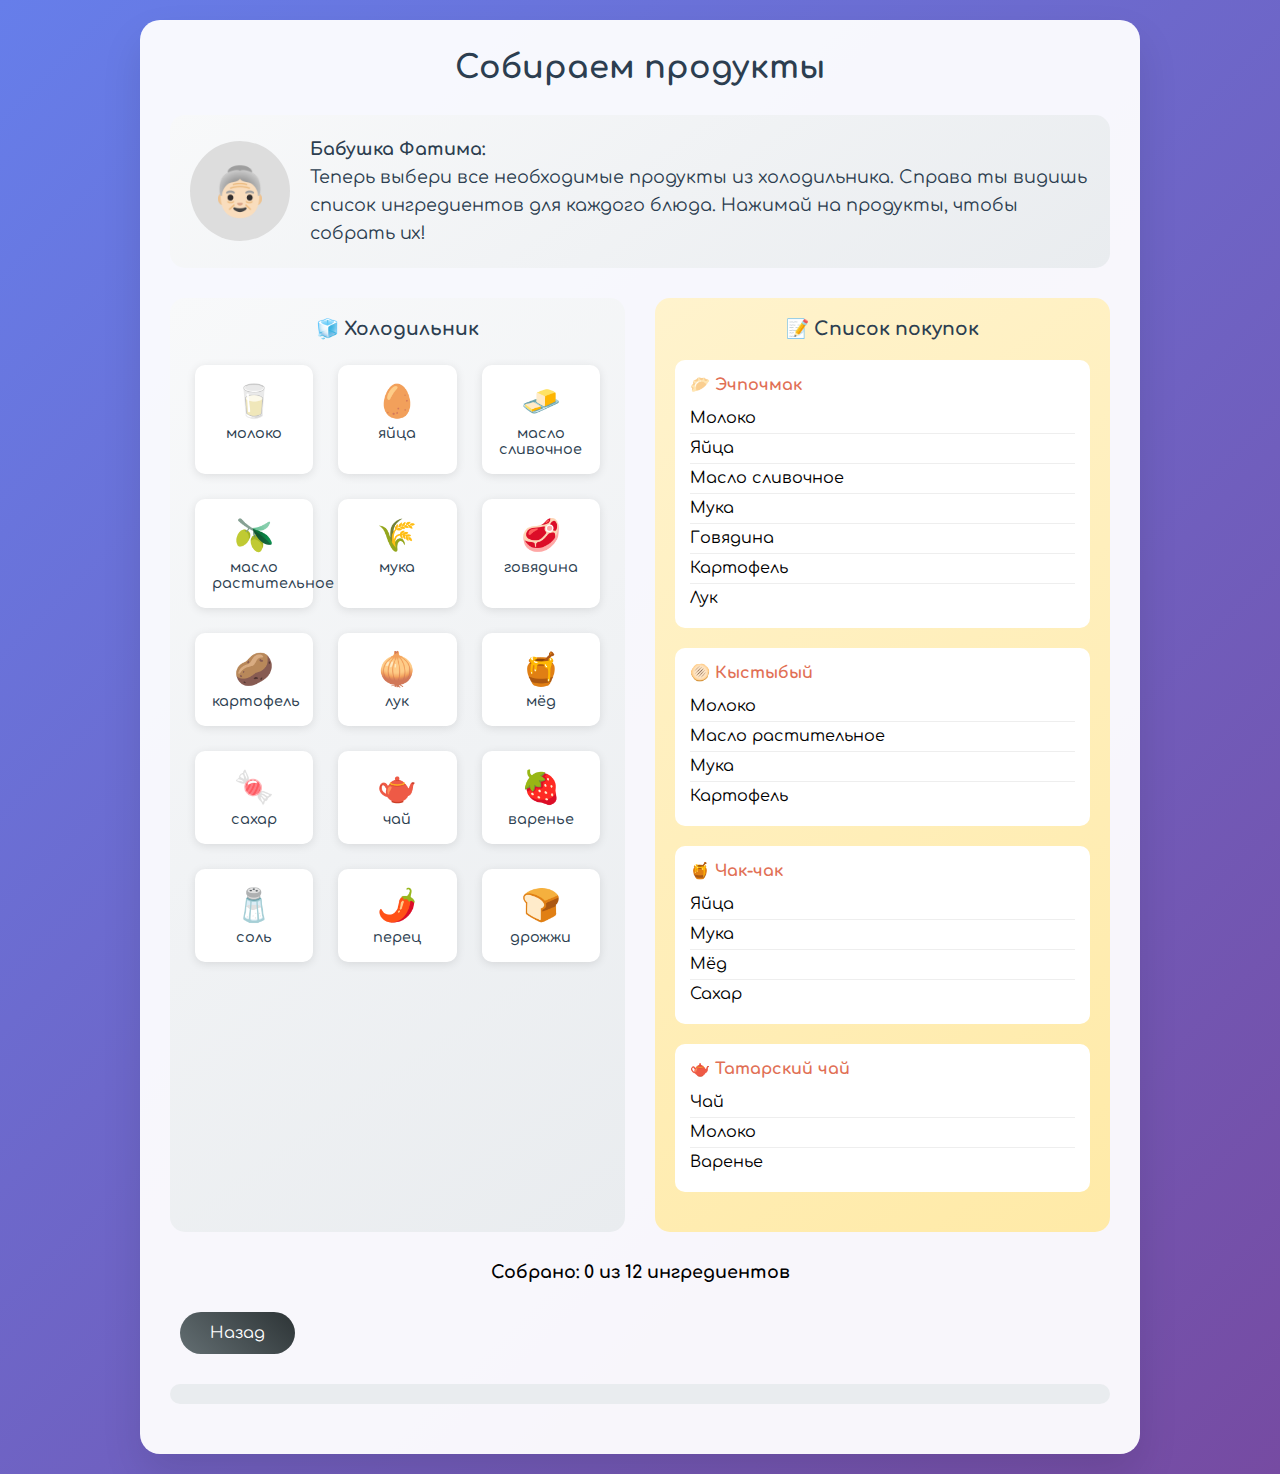
<file: pages/refrigerator.html>
<!DOCTYPE html>
<html lang="ru">
<head>
    <meta charset="UTF-8">
    <meta name="viewport" content="width=device-width, initial-scale=1.0">
    <title>Холодильник - Татарский мастер-класс</title>
    <link rel="stylesheet" href="../styles/main.css">
    <style>
        .refrigerator-container {
            display: grid;
            grid-template-columns: 1fr 1fr;
            gap: 30px;
            margin-bottom: 30px;
        }

        .refrigerator {
            background: linear-gradient(145deg, #f8f9fa, #e9ecef);
            border-radius: 15px;
            padding: 20px;
            min-height: 400px;
        }

        .refrigerator h3 {
            text-align: center;
            margin-bottom: 20px;
            color: #2c3e50;
        }

        .ingredients-grid {
            display: grid;
            grid-template-columns: repeat(auto-fit, minmax(120px, 1fr));
            gap: 15px;
        }

        .ingredient-item {
            background: white;
            border-radius: 10px;
            padding: 15px;
            text-align: center;
            cursor: pointer;
            transition: all 0.3s ease;
            border: 2px solid transparent;
            user-select: none;
        }

        .ingredient-item:hover {
            transform: translateY(-3px);
            box-shadow: 0 5px 15px rgba(0, 0, 0, 0.2);
        }

        .ingredient-item.selected {
            border-color: #74b9ff;
            background: rgba(116, 185, 255, 0.1);
        }

        .ingredient-icon {
            font-size: 2rem;
            margin-bottom: 5px;
        }

        .ingredient-name {
            font-size: 0.9rem;
            color: #2c3e50;
            font-weight: 500;
        }

        .shopping-list {
            background: linear-gradient(145deg, #fff3cd, #ffeaa7);
            border-radius: 15px;
            padding: 20px;
            min-height: 400px;
        }

        .shopping-list h3 {
            text-align: center;
            margin-bottom: 20px;
            color: #2c3e50;
        }

        .recipe-section {
            margin-bottom: 20px;
            background: white;
            border-radius: 10px;
            padding: 15px;
        }

        .recipe-title {
            font-weight: bold;
            color: #e17055;
            margin-bottom: 10px;
        }

        .ingredient-list {
            list-style: none;
            padding: 0;
        }

        .ingredient-list li {
            padding: 5px 0;
            border-bottom: 1px solid #eee;
            display: flex;
            justify-content: space-between;
            align-items: center;
        }

        .ingredient-list li:last-child {
            border-bottom: none;
        }

        .check-mark {
            color: #00b894;
            font-weight: bold;
            opacity: 0;
            transition: opacity 0.3s ease;
        }

        .check-mark.visible {
            opacity: 1;
        }

        .completion-status {
            text-align: center;
            margin: 20px 0;
            font-size: 1.1rem;
            font-weight: bold;
        }

        .completion-status.complete {
            color: #00b894;
        }

        @media (max-width: 768px) {
            .refrigerator-container {
                grid-template-columns: 1fr;
            }
        }
    </style>
</head>
<body>
    <div class="game-container">
        <div class="game-screen">
            <h1 class="screen-title">Собираем продукты</h1>
            
            <div class="character-dialog">
                <div class="character-avatar">👵🏻</div>
                <div class="dialog-text">
                    <p><strong>Бабушка Фатима:</strong></p>
                    <p>Теперь выбери все необходимые продукты из холодильника. Справа ты видишь список ингредиентов для каждого блюда. Нажимай на продукты, чтобы собрать их!</p>
                </div>
            </div>

            <div class="refrigerator-container">
                <div class="refrigerator">
                    <h3>🧊 Холодильник</h3>
                    <div class="ingredients-grid" id="ingredients-grid">
                        <!-- Ингредиенты будут добавлены через JavaScript -->
                    </div>
                </div>

                <div class="shopping-list">
                    <h3>📝 Список покупок</h3>
                    
                    <div class="recipe-section">
                        <div class="recipe-title">🥟 Эчпочмак</div>
                        <ul class="ingredient-list">
                            <li>Молоко <span class="check-mark" data-ingredient="молоко">✓</span></li>
                            <li>Яйца <span class="check-mark" data-ingredient="яйца">✓</span></li>
                            <li>Масло сливочное <span class="check-mark" data-ingredient="масло сливочное">✓</span></li>
                            <li>Мука <span class="check-mark" data-ingredient="мука">✓</span></li>
                            <li>Говядина <span class="check-mark" data-ingredient="говядина">✓</span></li>
                            <li>Картофель <span class="check-mark" data-ingredient="картофель">✓</span></li>
                            <li>Лук <span class="check-mark" data-ingredient="лук">✓</span></li>
                        </ul>
                    </div>

                    <div class="recipe-section">
                        <div class="recipe-title">🫓 Кыстыбый</div>
                        <ul class="ingredient-list">
                            <li>Молоко <span class="check-mark" data-ingredient="молоко">✓</span></li>
                            <li>Масло растительное <span class="check-mark" data-ingredient="масло растительное">✓</span></li>
                            <li>Мука <span class="check-mark" data-ingredient="мука">✓</span></li>
                            <li>Картофель <span class="check-mark" data-ingredient="картофель">✓</span></li>
                        </ul>
                    </div>

                    <div class="recipe-section">
                        <div class="recipe-title">🍯 Чак-чак</div>
                        <ul class="ingredient-list">
                            <li>Яйца <span class="check-mark" data-ingredient="яйца">✓</span></li>
                            <li>Мука <span class="check-mark" data-ingredient="мука">✓</span></li>
                            <li>Мёд <span class="check-mark" data-ingredient="мёд">✓</span></li>
                            <li>Сахар <span class="check-mark" data-ingredient="сахар">✓</span></li>
                        </ul>
                    </div>

                    <div class="recipe-section">
                        <div class="recipe-title">🫖 Татарский чай</div>
                        <ul class="ingredient-list">
                            <li>Чай <span class="check-mark" data-ingredient="чай">✓</span></li>
                            <li>Молоко <span class="check-mark" data-ingredient="молоко">✓</span></li>
                            <li>Варенье <span class="check-mark" data-ingredient="варенье">✓</span></li>
                        </ul>
                    </div>
                </div>
            </div>

            <div class="completion-status" id="completion-status">
                Собрано: <span id="collected-count">0</span> из <span id="total-count">0</span> ингредиентов
            </div>

            <div class="dialog-controls">
                <button class="back-button" onclick="goBack()">Назад</button>
                <button class="next-button" id="next-button" onclick="goToNext('../pages/echpochmak-prep.html')" style="display: none;">Начать готовить!</button>
            </div>

            <div class="progress-bar">
                <div class="progress-fill" style="width: 15%;"></div>
            </div>
        </div>
    </div>
    
    <script src="../scripts/main.js"></script>
    <script>
        const ingredients = [
            { name: 'молоко', icon: '🥛' },
            { name: 'яйца', icon: '🥚' },
            { name: 'масло сливочное', icon: '🧈' },
            { name: 'масло растительное', icon: '🫒' },
            { name: 'мука', icon: '🌾' },
            { name: 'говядина', icon: '🥩' },
            { name: 'картофель', icon: '🥔' },
            { name: 'лук', icon: '🧅' },
            { name: 'мёд', icon: '🍯' },
            { name: 'сахар', icon: '🍬' },
            { name: 'чай', icon: '🫖' },
            { name: 'варенье', icon: '🍓' },
            { name: 'соль', icon: '🧂' },
            { name: 'перец', icon: '🌶️' },
            { name: 'дрожжи', icon: '🍞' }
        ];

        let selectedIngredients = new Set();
        let requiredIngredients = new Set();

        function initRefrigerator() {
            const grid = document.getElementById('ingredients-grid');
            
            // Создаем элементы ингредиентов
            ingredients.forEach(ingredient => {
                const item = document.createElement('div');
                item.className = 'ingredient-item';
                item.dataset.ingredient = ingredient.name;
                item.innerHTML = `
                    <div class="ingredient-icon">${ingredient.icon}</div>
                    <div class="ingredient-name">${ingredient.name}</div>
                `;
                item.addEventListener('click', () => selectIngredient(ingredient.name, item));
                grid.appendChild(item);
            });

            // Собираем все необходимые ингредиенты
            document.querySelectorAll('.check-mark').forEach(mark => {
                requiredIngredients.add(mark.dataset.ingredient);
            });

            updateStatus();
        }

        function selectIngredient(ingredientName, element) {
            if (selectedIngredients.has(ingredientName)) {
                // Убираем выбор
                selectedIngredients.delete(ingredientName);
                element.classList.remove('selected');
            } else {
                // Добавляем выбор
                selectedIngredients.add(ingredientName);
                element.classList.add('selected');
                
                // Добавляем в игровые данные
                if (game) {
                    game.addIngredient(ingredientName);
                }
            }

            // Обновляем галочки
            const checkMark = document.querySelector(`[data-ingredient="${ingredientName}"]`);
            if (checkMark) {
                if (selectedIngredients.has(ingredientName)) {
                    checkMark.classList.add('visible');
                } else {
                    checkMark.classList.remove('visible');
                }
            }

            updateStatus();
        }

        function updateStatus() {
            const collectedCount = selectedIngredients.size;
            const totalCount = requiredIngredients.size;
            
            document.getElementById('collected-count').textContent = collectedCount;
            document.getElementById('total-count').textContent = totalCount;
            
            const statusElement = document.getElementById('completion-status');
            const nextButton = document.getElementById('next-button');
            
            if (collectedCount === totalCount) {
                statusElement.classList.add('complete');
                statusElement.innerHTML = '✅ Все ингредиенты собраны! Можно начинать готовить!';
                nextButton.style.display = 'block';
            } else {
                statusElement.classList.remove('complete');
                nextButton.style.display = 'none';
            }
        }

        // Инициализация при загрузке страницы
        document.addEventListener('DOMContentLoaded', initRefrigerator);
    </script>
</body>
</html>
</file>
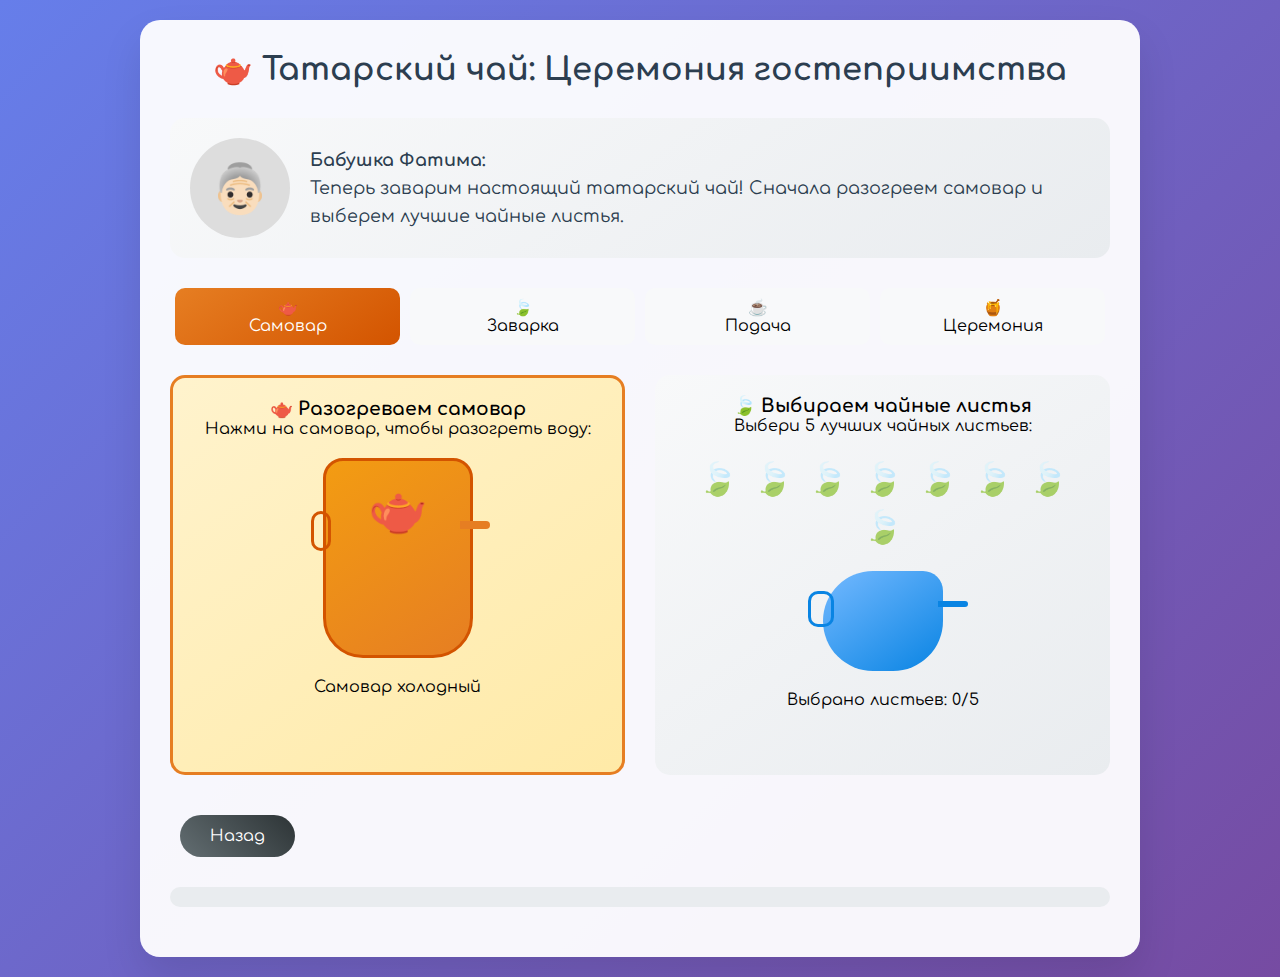
<file: pages/tatar-tea-prep.html>
<!DOCTYPE html>
<html lang="ru">
<head>
    <meta charset="UTF-8">
    <meta name="viewport" content="width=device-width, initial-scale=1.0">
    <title>Татарский чай - Татарский мастер-класс</title>
    <link rel="stylesheet" href="../styles/main.css">
    <style>
        .tea-ceremony {
            display: grid;
            grid-template-columns: 1fr 1fr;
            gap: 30px;
            margin: 30px 0;
        }

        .tea-panel {
            background: linear-gradient(145deg, #f8f9fa, #e9ecef);
            border-radius: 15px;
            padding: 20px;
            min-height: 400px;
            text-align: center;
        }

        .tea-panel.active {
            border: 3px solid #e67e22;
            background: linear-gradient(145deg, #fff3cd, #ffeaa7);
        }

        .samovar {
            width: 150px;
            height: 200px;
            background: linear-gradient(145deg, #f39c12, #e67e22);
            border-radius: 20px 20px 40px 40px;
            margin: 20px auto;
            position: relative;
            cursor: pointer;
            transition: all 0.3s ease;
            border: 3px solid #d35400;
        }

        .samovar:hover {
            transform: scale(1.05);
        }

        .samovar::before {
            content: '🫖';
            position: absolute;
            top: 20px;
            left: 50%;
            transform: translateX(-50%);
            font-size: 3rem;
        }

        .samovar-spout {
            position: absolute;
            right: -20px;
            top: 60px;
            width: 30px;
            height: 8px;
            background: #e67e22;
            border-radius: 0 10px 10px 0;
        }

        .samovar-handle {
            position: absolute;
            left: -15px;
            top: 50px;
            width: 20px;
            height: 40px;
            border: 3px solid #d35400;
            border-radius: 10px;
            background: transparent;
        }

        .steam {
            position: absolute;
            top: -30px;
            left: 50%;
            transform: translateX(-50%);
            display: none;
        }

        .steam.visible {
            display: block;
            animation: steamRise 2s ease-in-out infinite;
        }

        @keyframes steamRise {
            0% { opacity: 0; transform: translateX(-50%) translateY(0); }
            50% { opacity: 1; transform: translateX(-50%) translateY(-10px); }
            100% { opacity: 0; transform: translateX(-50%) translateY(-20px); }
        }

        .tea-leaves-container {
            margin: 20px 0;
        }

        .tea-leaf {
            display: inline-block;
            font-size: 2rem;
            margin: 5px;
            cursor: pointer;
            transition: all 0.3s ease;
            opacity: 0.7;
        }

        .tea-leaf:hover {
            transform: scale(1.2);
            opacity: 1;
        }

        .tea-leaf.selected {
            opacity: 1;
            animation: leafFloat 1s ease-out;
        }

        @keyframes leafFloat {
            0% { transform: translateY(0); }
            50% { transform: translateY(-20px); }
            100% { transform: translateY(0); }
        }

        .teapot {
            width: 120px;
            height: 100px;
            background: linear-gradient(145deg, #74b9ff, #0984e3);
            border-radius: 50px 20px 50px 50px;
            margin: 20px auto;
            position: relative;
            cursor: pointer;
            transition: all 0.3s ease;
        }

        .teapot:hover {
            transform: scale(1.05);
        }

        .teapot::before {
            content: '';
            position: absolute;
            right: -25px;
            top: 30px;
            width: 30px;
            height: 6px;
            background: #0984e3;
            border-radius: 0 10px 10px 0;
        }

        .teapot::after {
            content: '';
            position: absolute;
            left: -15px;
            top: 20px;
            width: 20px;
            height: 30px;
            border: 3px solid #0984e3;
            border-radius: 10px;
            background: transparent;
        }

        .tea-brewing {
            position: absolute;
            top: 50%;
            left: 50%;
            transform: translate(-50%, -50%);
            width: 80%;
            height: 60%;
            background: linear-gradient(145deg, #8b4513, #a0522d);
            border-radius: 40px;
            display: none;
        }

        .tea-brewing.visible {
            display: block;
            animation: brewing 3s ease-in-out infinite;
        }

        @keyframes brewing {
            0%, 100% { background: linear-gradient(145deg, #8b4513, #a0522d); }
            50% { background: linear-gradient(145deg, #a0522d, #cd853f); }
        }

        .tea-cups {
            display: flex;
            justify-content: space-around;
            margin: 30px 0;
            flex-wrap: wrap;
        }

        .tea-cup {
            width: 80px;
            height: 60px;
            background: linear-gradient(145deg, #fff, #f8f9fa);
            border-radius: 0 0 40px 40px;
            position: relative;
            cursor: pointer;
            transition: all 0.3s ease;
            border: 3px solid #ddd;
            margin: 10px;
        }

        .tea-cup:hover {
            transform: scale(1.1);
        }

        .tea-cup::before {
            content: '';
            position: absolute;
            right: -15px;
            top: 15px;
            width: 15px;
            height: 20px;
            border: 2px solid #ddd;
            border-radius: 5px;
            background: transparent;
        }

        .tea-in-cup {
            position: absolute;
            bottom: 5px;
            left: 50%;
            transform: translateX(-50%);
            width: 80%;
            height: 0;
            background: linear-gradient(145deg, #8b4513, #a0522d);
            border-radius: 0 0 30px 30px;
            transition: all 0.5s ease;
        }

        .tea-cup.filled .tea-in-cup {
            height: 40px;
        }

        .sugar-cubes {
            display: flex;
            justify-content: center;
            margin: 20px 0;
            flex-wrap: wrap;
        }

        .sugar-cube {
            width: 20px;
            height: 20px;
            background: linear-gradient(145deg, #fff, #f8f9fa);
            border: 1px solid #ddd;
            margin: 5px;
            cursor: pointer;
            transition: all 0.3s ease;
        }

        .sugar-cube:hover {
            transform: scale(1.2);
        }

        .sugar-cube.dissolved {
            opacity: 0;
            transform: scale(0);
        }

        .jam-pot {
            width: 80px;
            height: 80px;
            background: linear-gradient(145deg, #e17055, #d63031);
            border-radius: 10px;
            margin: 20px auto;
            position: relative;
            cursor: pointer;
            transition: all 0.3s ease;
        }

        .jam-pot:hover {
            transform: scale(1.05);
        }

        .jam-pot::before {
            content: '🍓';
            position: absolute;
            top: 50%;
            left: 50%;
            transform: translate(-50%, -50%);
            font-size: 1.5rem;
        }

        .step-indicator-tea {
            display: flex;
            justify-content: space-around;
            margin: 20px 0;
        }

        .indicator-step-tea {
            text-align: center;
            padding: 10px;
            border-radius: 10px;
            background: #f8f9fa;
            transition: all 0.3s ease;
            flex: 1;
            margin: 0 5px;
        }

        .indicator-step-tea.completed {
            background: linear-gradient(145deg, #00b894, #00cec9);
            color: white;
        }

        .indicator-step-tea.active {
            background: linear-gradient(145deg, #e67e22, #d35400);
            color: white;
        }

        .tea-table {
            background: linear-gradient(145deg, #d4edda, #c3e6cb);
            border-radius: 15px;
            padding: 20px;
            margin: 20px 0;
            text-align: center;
        }

        .table-setting {
            display: grid;
            grid-template-columns: repeat(3, 1fr);
            gap: 20px;
            margin: 20px 0;
        }

        .place-setting {
            background: linear-gradient(145deg, #fff, #f8f9fa);
            border-radius: 10px;
            padding: 15px;
            border: 2px solid #ddd;
            text-align: center;
        }

        .guest-avatar {
            font-size: 2rem;
            margin-bottom: 10px;
        }

        @media (max-width: 768px) {
            .tea-ceremony {
                grid-template-columns: 1fr;
            }
            
            .table-setting {
                grid-template-columns: 1fr;
            }
        }
    </style>
</head>
<body>
    <div class="game-container">
        <div class="game-screen">
            <h1 class="screen-title">🫖 Татарский чай: Церемония гостеприимства</h1>
            
            <div class="character-dialog">
                <div class="character-avatar">👵🏻</div>
                <div class="dialog-text">
                    <p><strong>Бабушка Фатима:</strong></p>
                    <p id="dialog-text">Теперь заварим настоящий татарский чай! Сначала разогреем самовар и выберем лучшие чайные листья.</p>
                </div>
            </div>

            <div class="step-indicator-tea">
                <div class="indicator-step-tea active" id="step-samovar">
                    <div>🫖</div>
                    <div>Самовар</div>
                </div>
                <div class="indicator-step-tea" id="step-brewing">
                    <div>🍃</div>
                    <div>Заварка</div>
                </div>
                <div class="indicator-step-tea" id="step-serving">
                    <div>☕</div>
                    <div>Подача</div>
                </div>
                <div class="indicator-step-tea" id="step-ceremony">
                    <div>🍯</div>
                    <div>Церемония</div>
                </div>
            </div>

            <div class="tea-ceremony">
                <div class="tea-panel active" id="samovar-panel">
                    <h3>🫖 Разогреваем самовар</h3>
                    <p>Нажми на самовар, чтобы разогреть воду:</p>
                    <div class="samovar" id="samovar" onclick="heatSamovar()">
                        <div class="samovar-spout"></div>
                        <div class="samovar-handle"></div>
                        <div class="steam" id="steam">💨💨💨</div>
                    </div>
                    <div id="samovar-status">Самовар холодный</div>
                </div>

                <div class="tea-panel" id="brewing-panel">
                    <h3>🍃 Выбираем чайные листья</h3>
                    <p>Выбери 5 лучших чайных листьев:</p>
                    <div class="tea-leaves-container">
                        <span class="tea-leaf" onclick="selectTeaLeaf(this)">🍃</span>
                        <span class="tea-leaf" onclick="selectTeaLeaf(this)">🍃</span>
                        <span class="tea-leaf" onclick="selectTeaLeaf(this)">🍃</span>
                        <span class="tea-leaf" onclick="selectTeaLeaf(this)">🍃</span>
                        <span class="tea-leaf" onclick="selectTeaLeaf(this)">🍃</span>
                        <span class="tea-leaf" onclick="selectTeaLeaf(this)">🍃</span>
                        <span class="tea-leaf" onclick="selectTeaLeaf(this)">🍃</span>
                        <span class="tea-leaf" onclick="selectTeaLeaf(this)">🍃</span>
                    </div>
                    
                    <div class="teapot" id="teapot" onclick="brewTea()">
                        <div class="tea-brewing" id="tea-brewing"></div>
                    </div>
                    <div id="brewing-status">Выбрано листьев: 0/5</div>
                </div>
            </div>

            <div class="tea-panel" id="serving-panel" style="display: none;">
                <h3>☕ Наливаем чай</h3>
                <p>Нажми на чашки, чтобы налить чай:</p>
                <div class="tea-cups">
                    <div class="tea-cup" onclick="pourTea(this)">
                        <div class="tea-in-cup"></div>
                    </div>
                    <div class="tea-cup" onclick="pourTea(this)">
                        <div class="tea-in-cup"></div>
                    </div>
                    <div class="tea-cup" onclick="pourTea(this)">
                        <div class="tea-in-cup"></div>
                    </div>
                    <div class="tea-cup" onclick="pourTea(this)">
                        <div class="tea-in-cup"></div>
                    </div>
                </div>
                <div id="serving-status">Налито чашек: 0/4</div>
            </div>

            <div class="tea-table" id="ceremony-panel" style="display: none;">
                <h3>🍯 Татарская чайная церемония</h3>
                <p>Добавь сахар и варенье к чаю:</p>
                
                <div class="sugar-cubes" id="sugar-cubes">
                    <div class="sugar-cube" onclick="addSugar(this)"></div>
                    <div class="sugar-cube" onclick="addSugar(this)"></div>
                    <div class="sugar-cube" onclick="addSugar(this)"></div>
                    <div class="sugar-cube" onclick="addSugar(this)"></div>
                    <div class="sugar-cube" onclick="addSugar(this)"></div>
                    <div class="sugar-cube" onclick="addSugar(this)"></div>
                </div>
                
                <div class="jam-pot" onclick="addJam()"></div>
                
                <div class="table-setting">
                    <div class="place-setting">
                        <div class="guest-avatar">👨🏻</div>
                        <div>Дедушка Ахмет</div>
                        <div class="tea-cup filled">
                            <div class="tea-in-cup"></div>
                        </div>
                    </div>
                    <div class="place-setting">
                        <div class="guest-avatar">👩🏻</div>
                        <div>Тётя Гульнара</div>
                        <div class="tea-cup filled">
                            <div class="tea-in-cup"></div>
                        </div>
                    </div>
                    <div class="place-setting">
                        <div class="guest-avatar">👦🏻</div>
                        <div>Братик Тимур</div>
                        <div class="tea-cup filled">
                            <div class="tea-in-cup"></div>
                        </div>
                    </div>
                </div>
                
                <div id="ceremony-status">Приготовь угощения для гостей</div>
            </div>

            <div class="dialog-controls">
                <button class="back-button" onclick="goBack()">Назад</button>
                <button class="next-button" id="next-button" onclick="goToNext('../pages/final-feast.html')" style="display: none;">Накрыть стол</button>
            </div>

            <div class="progress-bar">
                <div class="progress-fill" style="width: 90%;"></div>
            </div>
        </div>
    </div>
    
    <script src="../scripts/main.js"></script>
    <script>
        let currentStage = 'samovar';
        let samovarHeated = false;
        let selectedLeaves = 0;
        let teaBrewed = false;
        let cupsPoured = 0;
        let sugarAdded = 0;
        let jamAdded = false;
        
        function heatSamovar() {
            if (samovarHeated) return;
            
            samovarHeated = true;
            const steam = document.getElementById('steam');
            steam.classList.add('visible');
            
            document.getElementById('samovar-status').textContent = 'Самовар разогрет! Вода кипит.';
            document.getElementById('dialog-text').textContent = 
                'Отлично! Самовар разогрет. Теперь выбери лучшие чайные листья.';
            
            setTimeout(() => {
                completeSamovarStage();
            }, 2000);
            
            playSound('boil');
        }
        
        function completeSamovarStage() {
            document.getElementById('step-samovar').classList.remove('active');
            document.getElementById('step-samovar').classList.add('completed');
            document.getElementById('step-brewing').classList.add('active');
            
            document.getElementById('samovar-panel').classList.remove('active');
            document.getElementById('brewing-panel').classList.add('active');
            
            currentStage = 'brewing';
            showSuccessMessage('Самовар готов!');
        }
        
        function selectTeaLeaf(leaf) {
            if (currentStage !== 'brewing' || selectedLeaves >= 5) return;
            if (leaf.classList.contains('selected')) return;
            
            leaf.classList.add('selected');
            selectedLeaves++;
            
            document.getElementById('brewing-status').textContent = 
                `Выбрано листьев: ${selectedLeaves}/5`;
            
            if (selectedLeaves >= 5) {
                document.getElementById('dialog-text').textContent = 
                    'Все листья выбраны! Теперь нажми на чайник, чтобы заварить чай.';
            }
            
            playSound('select');
        }
        
        function brewTea() {
            if (currentStage !== 'brewing' || selectedLeaves < 5 || teaBrewed) return;
            
            teaBrewed = true;
            const teaBrewing = document.getElementById('tea-brewing');
            teaBrewing.classList.add('visible');
            
            document.getElementById('brewing-status').textContent = 'Чай заваривается...';
            
            setTimeout(() => {
                completeBrewingStage();
            }, 3000);
            
            playSound('brew');
        }
        
        function completeBrewingStage() {
            document.getElementById('step-brewing').classList.remove('active');
            document.getElementById('step-brewing').classList.add('completed');
            document.getElementById('step-serving').classList.add('active');
            
            document.getElementById('brewing-panel').classList.remove('active');
            document.getElementById('serving-panel').style.display = 'block';
            
            document.getElementById('dialog-text').textContent = 
                'Чай заварился! Теперь налей его в чашки для гостей.';
            
            currentStage = 'serving';
            showSuccessMessage('Чай заварен!');
        }
        
        function pourTea(cup) {
            if (currentStage !== 'serving' || cup.classList.contains('filled')) return;
            
            cup.classList.add('filled');
            cupsPoured++;
            
            document.getElementById('serving-status').textContent = 
                `Налито чашек: ${cupsPoured}/4`;
            
            if (cupsPoured >= 4) {
                setTimeout(() => {
                    completeServingStage();
                }, 1000);
            }
            
            playSound('pour');
        }
        
        function completeServingStage() {
            document.getElementById('step-serving').classList.remove('active');
            document.getElementById('step-serving').classList.add('completed');
            document.getElementById('step-ceremony').classList.add('active');
            
            document.getElementById('serving-panel').style.display = 'none';
            document.getElementById('ceremony-panel').style.display = 'block';
            
            document.getElementById('dialog-text').textContent = 
                'Все чашки наполнены! Теперь добавь сахар и варенье для настоящей татарской церемонии.';
            
            currentStage = 'ceremony';
            showSuccessMessage('Чай разлит!');
        }
        
        function addSugar(cube) {
            if (cube.classList.contains('dissolved')) return;
            
            cube.classList.add('dissolved');
            sugarAdded++;
            
            if (sugarAdded >= 3 && jamAdded) {
                completeCeremonyStage();
            }
            
            playSound('clink');
        }
        
        function addJam() {
            if (jamAdded) return;
            
            jamAdded = true;
            event.target.style.opacity = '0.5';
            
            document.getElementById('ceremony-status').textContent = 
                'Варенье добавлено! Добавь ещё сахара.';
            
            if (sugarAdded >= 3 && jamAdded) {
                completeCeremonyStage();
            }
            
            playSound('pour');
        }
        
        function completeCeremonyStage() {
            document.getElementById('step-ceremony').classList.remove('active');
            document.getElementById('step-ceremony').classList.add('completed');
            
            document.getElementById('ceremony-status').textContent = 
                'Татарская чайная церемония готова!';
            
            document.getElementById('next-button').style.display = 'block';
            document.getElementById('dialog-text').textContent = 
                'Замечательно! Чай готов, гости довольны. Теперь накроем праздничный стол!';
            
            showSuccessMessage('Чайная церемония завершена!');
        }
        
        function goBack() {
            window.location.href = '../pages/chak-chak-prep.html';
        }
        
        function goToNext(nextPage) {
            window.location.href = nextPage;
        }
    </script>
</body>
</html>
</file>
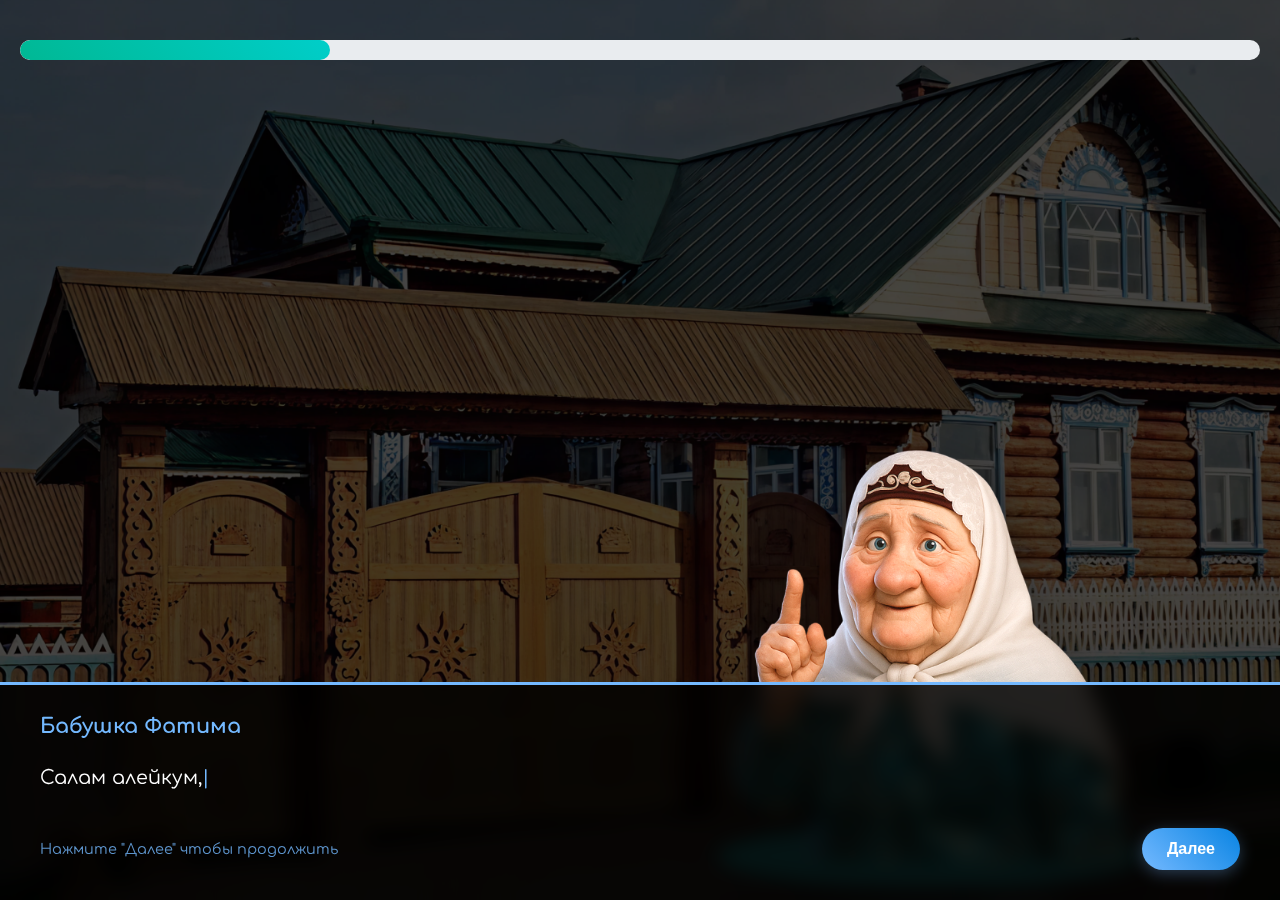
<file: pages/welcome.html>
<!DOCTYPE html>
<html lang="ru">
<head>
    <meta charset="UTF-8">
    <meta name="viewport" content="width=device-width, initial-scale=1.0">
    <title>Добро пожаловать - Татарский мастер-класс</title>
    <link rel="stylesheet" href="../styles/main.css">
</head>
<body>
    <div class="vn-container" style="background-image: url('../images/home.png');">
        <div class="vn-character speaking">
            <img src="../images/grandmother.png" alt="Бабушка Фатима" id="grandmother-img">
        </div>
        
        <div class="vn-dialog-box" id="vn-dialog">
            <div class="vn-speaker-name" id="vn-speaker">Бабушка Фатима</div>
            <div class="vn-dialog-text" id="vn-text">
                <!-- Текст будет добавлен через JavaScript -->
            </div>
            <div class="vn-controls">
                <div class="vn-continue-hint">Нажмите "Далее" чтобы продолжить</div>
                <button class="vn-next-button" onclick="nextVNDialog()" id="vn-next-btn">Далее</button>
            </div>
        </div>
        
        <div class="progress-bar" style="position: absolute; top: 20px; left: 20px; right: 20px; z-index: 5;">
            <div class="progress-fill" style="width: 5%;" id="progress-fill"></div>
        </div>
    </div>
    
    <script src="../scripts/main.js"></script>
</body>
</html>
</file>
<file: styles/main.css>
@import url('https://fonts.googleapis.com/css2?family=Comfortaa:wght@300;400;700&display=swap');

* {
    margin: 0;
    padding: 0;
    box-sizing: border-box;
}

body {
    font-family: 'Comfortaa', cursive;
    background-image: url('../images/background.jpg');
    background-size: cover;
    background-position: center;
    background-attachment: fixed;
    background-repeat: no-repeat;
    min-height: 100vh;
    overflow-x: hidden;
}

/* Фоновый оверлей для лучшей читаемости */
.background-overlay {
    position: fixed;
    top: 0;
    left: 0;
    width: 100%;
    height: 100%;
    background: rgba(0, 0, 0, 0.3);
    z-index: -1;
}

.game-container {
    min-height: 100vh;
    display: flex;
    align-items: center;
    justify-content: center;
    padding: 20px;
    position: relative;
}

/* Главная страница - новая верстка */
.main-content {
    width: 100%;
    max-width: 1200px;
    display: flex;
    flex-direction: column;
    gap: 40px;
}

.grandmother-section {
    display: flex;
    align-items: center;
    justify-content: center;
    gap: 30px;
    margin-bottom: 20px;
}

.grandmother-image {
    position: relative;
    animation: float 3s ease-in-out infinite;
}

.grandmother-image img {
    width: 300px;
    height: auto;
    border-radius: 20px;
    box-shadow: 0 20px 40px rgba(0, 0, 0, 0.3);
    transition: transform 0.3s ease;
}

.grandmother-image img:hover {
    transform: scale(1.05);
}

/* Речевой пузырь */
.speech-bubble {
    position: relative;
    background: rgba(255, 255, 255, 0.95);
    border-radius: 20px;
    padding: 30px;
    max-width: 400px;
    box-shadow: 0 15px 35px rgba(0, 0, 0, 0.2);
    animation: fadeInRight 1s ease-out;
}

.bubble-content {
    text-align: left;
}

.welcome-title {
    font-size: 2.2rem;
    color: #2c3e50;
    margin-bottom: 15px;
    text-shadow: 1px 1px 2px rgba(0, 0, 0, 0.1);
}

.welcome-text {
    font-size: 1.1rem;
    color: #34495e;
    line-height: 1.6;
}

.bubble-tail {
    position: absolute;
    left: -15px;
    top: 50%;
    transform: translateY(-50%);
    width: 0;
    height: 0;
    border-top: 15px solid transparent;
    border-bottom: 15px solid transparent;
    border-right: 15px solid rgba(255, 255, 255, 0.95);
}

/* Витрина блюд */
.dishes-showcase {
    background: rgba(255, 255, 255, 0.9);
    border-radius: 25px;
    padding: 40px;
    box-shadow: 0 20px 40px rgba(0, 0, 0, 0.15);
    animation: fadeInUp 1.2s ease-out;
}

.dishes-title {
    font-size: 2rem;
    color: #2c3e50;
    text-align: center;
    margin-bottom: 30px;
    text-shadow: 1px 1px 2px rgba(0, 0, 0, 0.1);
}

.dishes-grid {
    display: grid;
    grid-template-columns: repeat(auto-fit, minmax(250px, 1fr));
    gap: 25px;
}

.dish-card {
    background: linear-gradient(145deg, #ffffff, #f8f9fa);
    border-radius: 20px;
    padding: 25px;
    text-align: center;
    transition: all 0.3s ease;
    cursor: pointer;
    border: 2px solid transparent;
}

.dish-card:hover {
    transform: translateY(-8px);
    box-shadow: 0 15px 35px rgba(0, 0, 0, 0.2);
    border-color: #74b9ff;
}

.dish-icon {
    font-size: 3.5rem;
    margin-bottom: 15px;
    display: block;
}

.dish-card h3 {
    color: #2c3e50;
    margin-bottom: 10px;
    font-size: 1.3rem;
    font-weight: 700;
}

.dish-card p {
    color: #7f8c8d;
    font-size: 1rem;
    line-height: 1.5;
}

/* Секция кнопки старта */
.start-section {
    text-align: center;
    animation: fadeInUp 1.5s ease-out;
}

.start-button {
    background: linear-gradient(45deg, #ff6b6b, #ee5a24);
    color: white;
    border: none;
    padding: 20px 50px;
    font-size: 1.3rem;
    border-radius: 50px;
    cursor: pointer;
    transition: all 0.3s ease;
    font-family: 'Comfortaa', cursive;
    font-weight: 700;
    box-shadow: 0 10px 25px rgba(255, 107, 107, 0.4);
    display: inline-flex;
    align-items: center;
    gap: 15px;
    position: relative;
    overflow: hidden;
}

.start-button:hover {
    transform: translateY(-3px);
    box-shadow: 0 15px 35px rgba(255, 107, 107, 0.6);
}

.start-button:active {
    transform: translateY(-1px);
}

.button-text {
    position: relative;
    z-index: 2;
}

.button-icon {
    font-size: 1.5rem;
    position: relative;
    z-index: 2;
}

/* Общие стили для игровых экранов */
.game-screen {
    background: rgba(255, 255, 255, 0.95);
    border-radius: 20px;
    padding: 30px;
    box-shadow: 0 20px 40px rgba(0, 0, 0, 0.1);
    max-width: 1000px;
    width: 100%;
    min-height: 600px;
    animation: fadeInUp 0.8s ease-out;
}

.screen-title {
    font-size: 2rem;
    color: #2c3e50;
    text-align: center;
    margin-bottom: 30px;
}

.character-dialog {
    display: flex;
    align-items: center;
    background: linear-gradient(145deg, #f8f9fa, #e9ecef);
    border-radius: 15px;
    padding: 20px;
    margin-bottom: 30px;
}

.character-avatar {
    width: 100px;
    height: 100px;
    border-radius: 50%;
    margin-right: 20px;
    background: #ddd;
    display: flex;
    align-items: center;
    justify-content: center;
    font-size: 3rem;
    overflow: hidden;
}

.character-avatar img {
    width: 100%;
    height: 100%;
    object-fit: cover;
    border-radius: 50%;
}

.dialog-text {
    flex: 1;
    font-size: 1.1rem;
    color: #2c3e50;
    line-height: 1.6;
}

.next-button, .back-button {
    background: linear-gradient(45deg, #74b9ff, #0984e3);
    color: white;
    border: none;
    padding: 12px 30px;
    font-size: 1rem;
    border-radius: 25px;
    cursor: pointer;
    transition: all 0.3s ease;
    font-family: 'Comfortaa', cursive;
    margin: 10px;
}

.next-button:hover, .back-button:hover {
    transform: translateY(-2px);
    box-shadow: 0 5px 15px rgba(116, 185, 255, 0.4);
}

.back-button {
    background: linear-gradient(45deg, #636e72, #2d3436);
}

/* Анимации */
@keyframes fadeInUp {
    from {
        opacity: 0;
        transform: translateY(30px);
    }
    to {
        opacity: 1;
        transform: translateY(0);
    }
}

@keyframes fadeInRight {
    from {
        opacity: 0;
        transform: translateX(-30px);
    }
    to {
        opacity: 1;
        transform: translateX(0);
    }
}

@keyframes float {
    0%, 100% {
        transform: translateY(0px);
    }
    50% {
        transform: translateY(-10px);
    }
}

@keyframes bounce {
    0%, 20%, 50%, 80%, 100% {
        transform: translateY(0);
    }
    40% {
        transform: translateY(-10px);
    }
    60% {
        transform: translateY(-5px);
    }
}

/* Drag and Drop стили */
.draggable {
    cursor: grab;
    transition: transform 0.2s ease;
}

.draggable:active {
    cursor: grabbing;
    transform: scale(1.05);
}

.drop-zone {
    border: 2px dashed #ddd;
    border-radius: 10px;
    padding: 20px;
    text-align: center;
    transition: all 0.3s ease;
}

.drop-zone.drag-over {
    border-color: #74b9ff;
    background-color: rgba(116, 185, 255, 0.1);
}

.ingredient-item {
    display: inline-block;
    background: white;
    border-radius: 10px;
    padding: 10px 15px;
    margin: 5px;
    box-shadow: 0 2px 10px rgba(0, 0, 0, 0.1);
    cursor: grab;
    transition: all 0.3s ease;
}

.ingredient-item:hover {
    transform: translateY(-2px);
    box-shadow: 0 5px 15px rgba(0, 0, 0, 0.2);
}

/* Прогресс бар */
.progress-bar {
    background: #e9ecef;
    border-radius: 10px;
    height: 20px;
    margin: 20px 0;
    overflow: hidden;
}

.progress-fill {
    background: linear-gradient(45deg, #00b894, #00cec9);
    height: 100%;
    transition: width 0.5s ease;
    border-radius: 10px;
}

/* Адаптивность */
@media (max-width: 768px) {
    .grandmother-section {
        flex-direction: column;
        text-align: center;
        gap: 20px;
    }
    
    .grandmother-image img {
        width: 250px;
    }
    
    .speech-bubble {
        max-width: 100%;
    }
    
    .bubble-tail {
        display: none;
    }
    
    .dishes-title {
        font-size: 1.6rem;
    }
    
    .dishes-grid {
        grid-template-columns: repeat(2, 1fr);
        gap: 15px;
    }
    
    .character-dialog {
        flex-direction: column;
        text-align: center;
    }
    
    .character-avatar {
        margin-right: 0;
        margin-bottom: 15px;
    }
}

@media (max-width: 480px) {
    .dishes-grid {
        grid-template-columns: 1fr;
    }
    
    .game-container {
        padding: 10px;
    }
    
    .dishes-showcase {
        padding: 20px;
    }
    
    .grandmother-image img {
        width: 200px;
    }
    
    .welcome-title {
        font-size: 1.8rem;
    }
    
    .start-button {
        padding: 15px 35px;
        font-size: 1.1rem;
    }
}

/* Fallback для случая, когда изображения не загружены */
.grandmother-image img[src*="grandmother.png"] {
    background: linear-gradient(145deg, #f8f9fa, #e9ecef);
}

body:not([style*="background-image"]) {
    background: linear-gradient(135deg, #667eea 0%, #764ba2 100%);
}

/* Стили для диалоговой системы в стиле визуальной новеллы */
.vn-container {
    position: relative;
    width: 100%;
    height: 100vh;
    overflow: hidden;
    background-size: cover;
    background-position: center;
    background-repeat: no-repeat;
}

.vn-character {
    position: absolute;
    bottom: 0;
    right: 10%;
    width: 500px;
    height: auto;
    z-index: 2;
    transition: all 0.5s ease;
    filter: drop-shadow(0 10px 20px rgba(0, 0, 0, 0.3));
}

.vn-character img {
    width: 100%;
    height: auto;
    object-fit: contain;
}

.vn-character.speaking {
    filter: drop-shadow(0 10px 20px rgba(0, 0, 0, 0.3)) brightness(1.1);
    transform: scale(1.02);
}

.vn-dialog-box {
    position: absolute;
    bottom: 0;
    left: 0;
    right: 0;
    background: rgba(0, 0, 0, 0.85);
    backdrop-filter: blur(10px);
    border-top: 3px solid #74b9ff;
    padding: 30px 40px;
    z-index: 10;
    min-height: 180px;
    display: flex;
    flex-direction: column;
    justify-content: center;
    animation: slideUpDialog 0.5s ease-out;
}

.vn-speaker-name {
    color: #74b9ff;
    font-size: 1.3rem;
    font-weight: 700;
    margin-bottom: 10px;
    text-shadow: 0 2px 4px rgba(0, 0, 0, 0.5);
}

.vn-dialog-text {
    color: #ffffff;
    font-size: 1.2rem;
    line-height: 1.6;
    margin-bottom: 20px;
    text-shadow: 0 1px 2px rgba(0, 0, 0, 0.7);
    min-height: 60px;
    display: flex;
    align-items: center;
}

.vn-controls {
    display: flex;
    justify-content: space-between;
    align-items: center;
}

.vn-continue-hint {
    color: #74b9ff;
    font-size: 0.9rem;
    opacity: 0.8;
    animation: pulse 2s infinite;
}

.vn-next-button {
    background: linear-gradient(45deg, #74b9ff, #0984e3);
    color: white;
    border: none;
    padding: 12px 25px;
    border-radius: 25px;
    font-size: 1rem;
    font-weight: 600;
    cursor: pointer;
    transition: all 0.3s ease;
    box-shadow: 0 4px 15px rgba(116, 185, 255, 0.3);
}

.vn-next-button:hover {
    transform: translateY(-2px);
    box-shadow: 0 6px 20px rgba(116, 185, 255, 0.4);
}

.vn-next-button:active {
    transform: translateY(0);
}

.vn-skip-button {
    background: rgba(255, 255, 255, 0.1);
    color: #ffffff;
    border: 1px solid rgba(255, 255, 255, 0.3);
    padding: 8px 16px;
    border-radius: 20px;
    font-size: 0.9rem;
    cursor: pointer;
    transition: all 0.3s ease;
}

.vn-skip-button:hover {
    background: rgba(255, 255, 255, 0.2);
}

/* Анимация печатающегося текста */
.vn-dialog-text.typing {
    overflow: hidden;
}

.vn-dialog-text.typing::after {
    content: '|';
    animation: blink 1s infinite;
    color: #74b9ff;
}

/* Анимации для VN */
@keyframes slideUpDialog {
    from {
        transform: translateY(100%);
        opacity: 0;
    }
    to {
        transform: translateY(0);
        opacity: 1;
    }
}

@keyframes pulse {
    0%, 100% {
        opacity: 0.8;
    }
    50% {
        opacity: 0.4;
    }
}

@keyframes blink {
    0%, 50% {
        opacity: 1;
    }
    51%, 100% {
        opacity: 0;
    }
}

/* Адаптивность для VN */
@media (max-width: 768px) {
    .vn-character {
        width: 400px;
        right: 5%;
    }
    
    .vn-dialog-box {
        padding: 20px 25px;
        min-height: 160px;
    }
    
    .vn-speaker-name {
        font-size: 1.1rem;
    }
    
    .vn-dialog-text {
        font-size: 1rem;
        min-height: 50px;
    }
    
    .vn-controls {
        flex-direction: column;
        gap: 10px;
        align-items: stretch;
    }
    
    .vn-continue-hint {
        text-align: center;
        order: 1;
    }
    
    .vn-next-button {
        order: 2;
    }
}

@media (max-width: 480px) {
    .vn-character {
        width: 320px;
        right: 2%;
    }
    
    .vn-dialog-box {
        padding: 15px 20px;
        min-height: 140px;
    }
    
    .vn-speaker-name {
        font-size: 1rem;
    }
    
    .vn-dialog-text {
        font-size: 0.95rem;
        min-height: 45px;
    }
}
</file>
